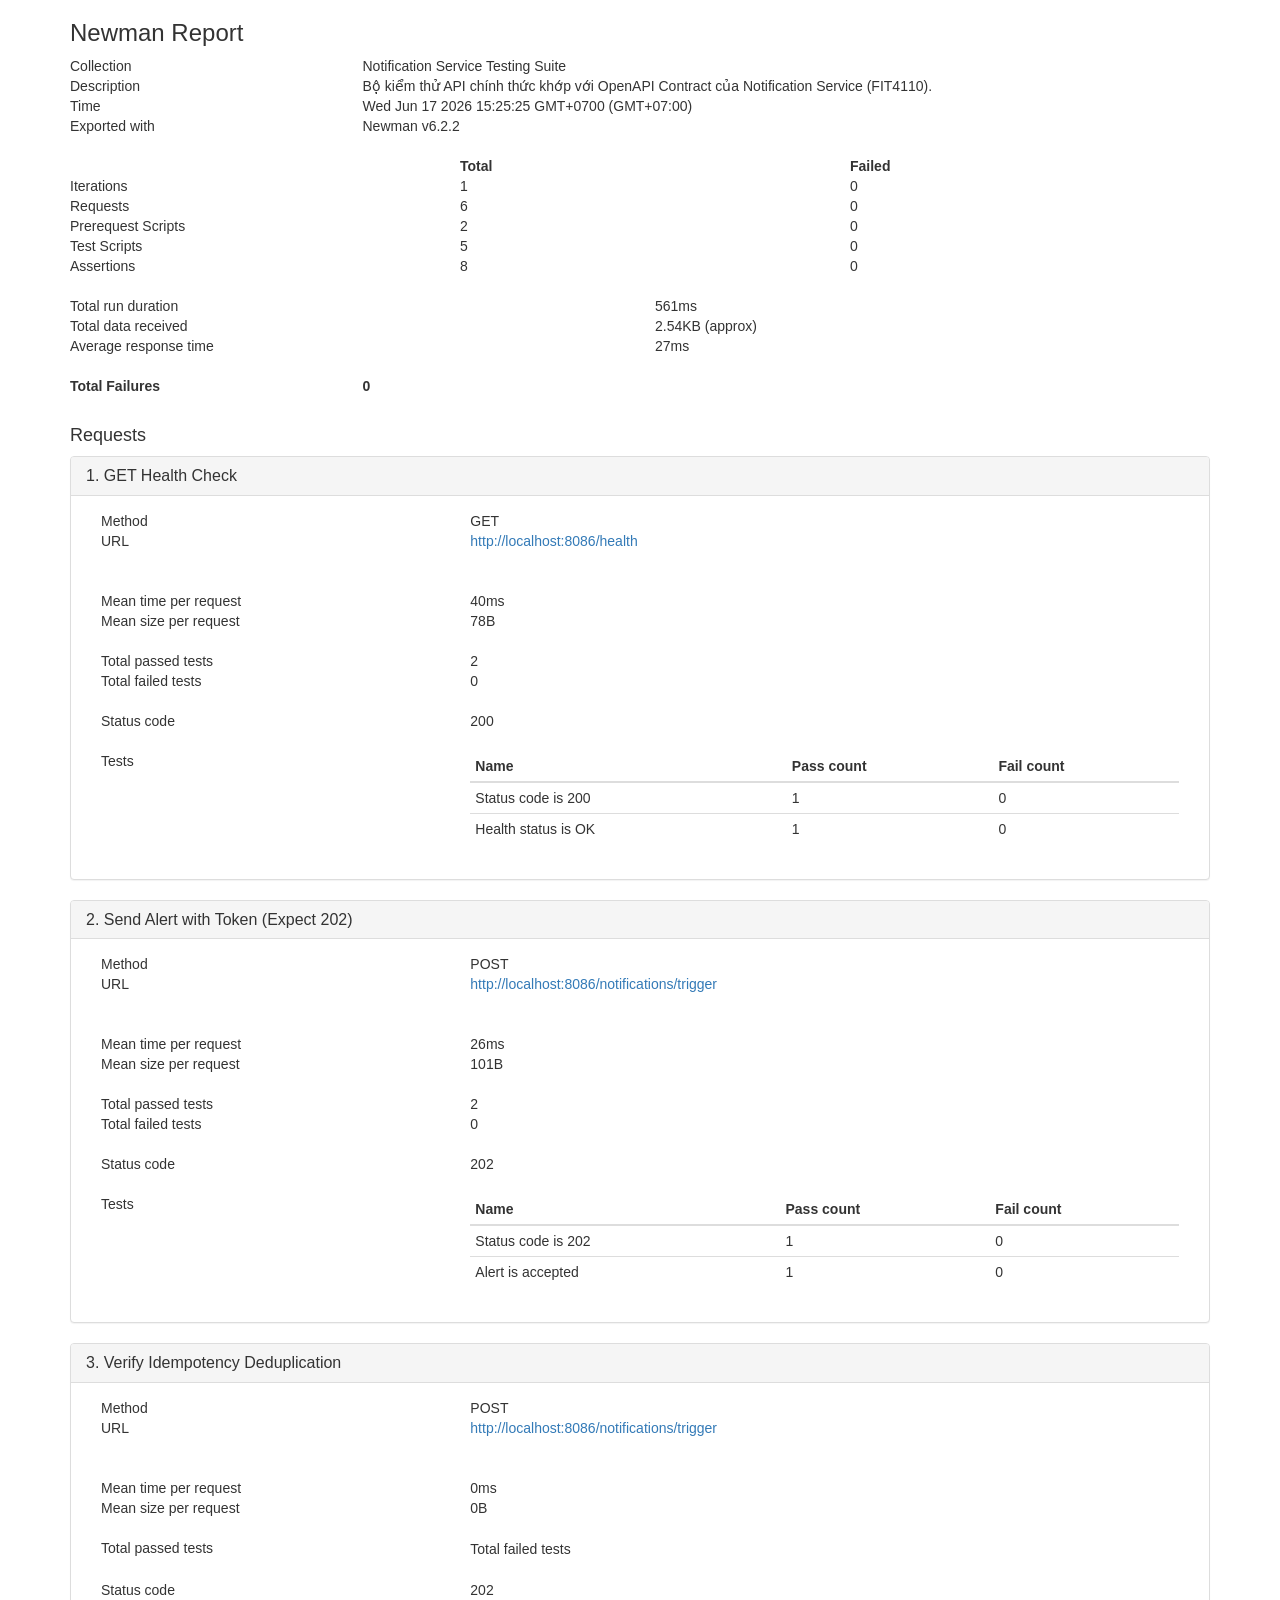
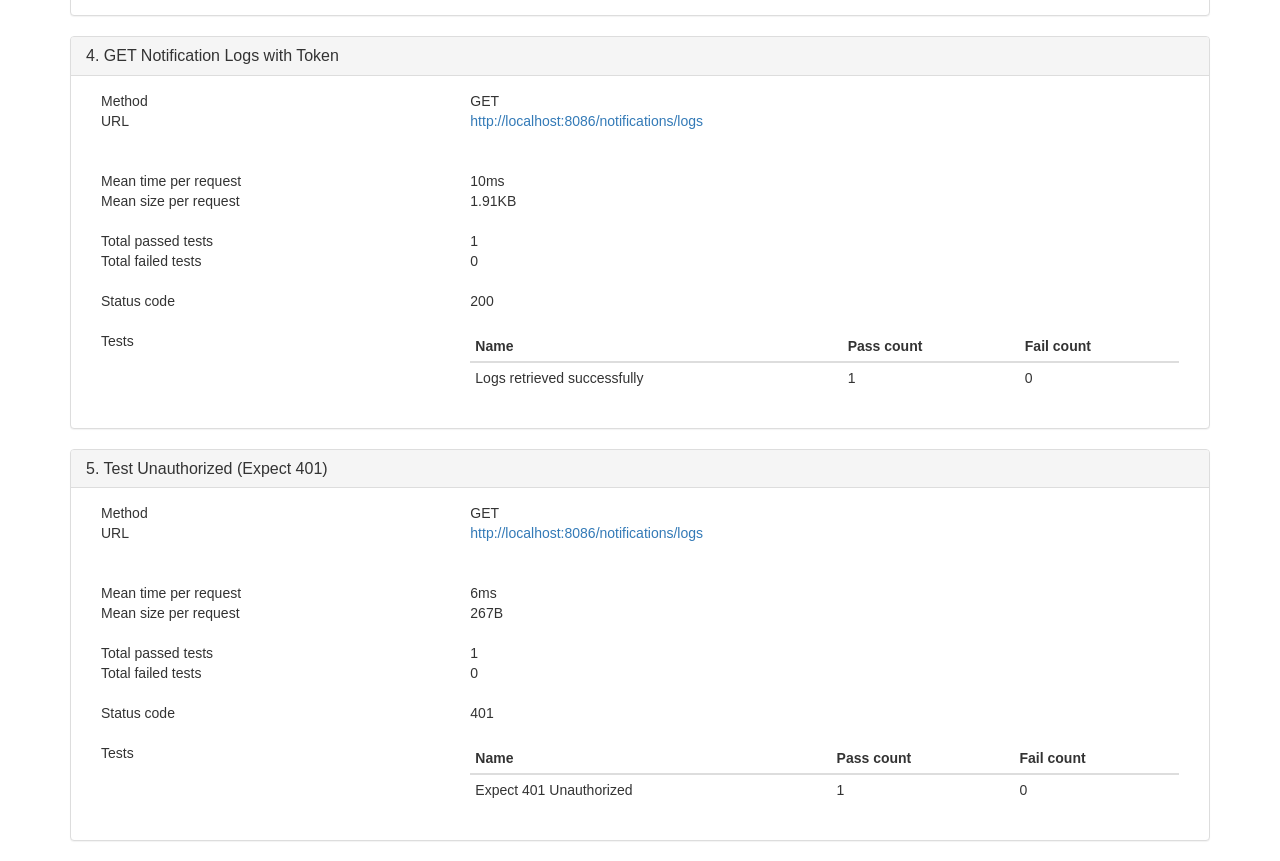
<file: evidence/newman_report.html>
<!DOCTYPE html>
<html lang="en">
<head>
  <meta charset="UTF-8">
  <title>Postman Report</title>

  <style type="text/css">
        html{font-family:sans-serif;-webkit-text-size-adjust:100%;-ms-text-size-adjust:100%}body{margin:0}article,aside,details,figcaption,figure,footer,header,hgroup,main,menu,nav,section,summary{display:block}audio,canvas,progress,video{display:inline-block;vertical-align:baseline}audio:not([controls]){display:none;height:0}[hidden],template{display:none}a{background-color:transparent}a:active,a:hover{outline:0}abbr[title]{border-bottom:1px dotted}b,strong{font-weight:700}dfn{font-style:italic}h1{margin:.67em 0;font-size:2em}mark{color:#000;background:#ff0}small{font-size:80%}sub,sup{position:relative;font-size:75%;line-height:0;vertical-align:baseline}sup{top:-.5em}sub{bottom:-.25em}img{border:0}svg:not(:root){overflow:hidden}figure{margin:1em 40px}hr{height:0;-webkit-box-sizing:content-box;-moz-box-sizing:content-box;box-sizing:content-box}pre{overflow:auto}code,kbd,pre,samp{font-family:monospace,monospace;font-size:1em}button,input,optgroup,select,textarea{margin:0;font:inherit;color:inherit}button{overflow:visible}button,select{text-transform:none}button,html input[type=button],input[type=reset],input[type=submit]{-webkit-appearance:button;cursor:pointer}button[disabled],html input[disabled]{cursor:default}button::-moz-focus-inner,input::-moz-focus-inner{padding:0;border:0}input{line-height:normal}input[type=checkbox],input[type=radio]{-webkit-box-sizing:border-box;-moz-box-sizing:border-box;box-sizing:border-box;padding:0}input[type=number]::-webkit-inner-spin-button,input[type=number]::-webkit-outer-spin-button{height:auto}input[type=search]{-webkit-box-sizing:content-box;-moz-box-sizing:content-box;box-sizing:content-box;-webkit-appearance:textfield}input[type=search]::-webkit-search-cancel-button,input[type=search]::-webkit-search-decoration{-webkit-appearance:none}fieldset{padding:.35em .625em .75em;margin:0 2px;border:1px solid silver}legend{padding:0;border:0}textarea{overflow:auto}optgroup{font-weight:700}table{border-spacing:0;border-collapse:collapse}td,th{padding:0}/*! Source: https://github.com/h5bp/html5-boilerplate/blob/master/src/css/main.css */@media print{*,:before,:after{color:#000!important;text-shadow:none!important;background:transparent!important;-webkit-box-shadow:none!important;box-shadow:none!important}a,a:visited{text-decoration:underline}a[href]:after{content:" (" attr(href) ")"}abbr[title]:after{content:" (" attr(title) ")"}a[href^="#"]:after,a[href^="javascript:"]:after{content:""}pre,blockquote{border:1px solid #999;page-break-inside:avoid}thead{display:table-header-group}tr,img{page-break-inside:avoid}img{max-width:100%!important}p,h2,h3{orphans:3;widows:3}h2,h3{page-break-after:avoid}select{background:#fff!important}.navbar{display:none}.btn>.caret,.dropup>.btn>.caret{border-top-color:#000!important}.label{border:1px solid #000}.table{border-collapse:collapse!important}.table td,.table th{background-color:#fff!important}.table-bordered th,.table-bordered td{border:1px solid #ddd!important}}@font-face{font-family:'Glyphicons Halflings';src:url(../fonts/glyphicons-halflings-regular.eot);src:url(../fonts/glyphicons-halflings-regular.eot?#iefix) format('embedded-opentype'),url(../fonts/glyphicons-halflings-regular.woff) format('woff'),url(../fonts/glyphicons-halflings-regular.ttf) format('truetype'),url(../fonts/glyphicons-halflings-regular.svg#glyphicons_halflingsregular) format('svg')}.glyphicon{position:relative;top:1px;display:inline-block;font-family:'Glyphicons Halflings';font-style:normal;font-weight:400;line-height:1;-webkit-font-smoothing:antialiased;-moz-osx-font-smoothing:grayscale}.glyphicon-asterisk:before{content:"\2a"}.glyphicon-plus:before{content:"\2b"}.glyphicon-euro:before,.glyphicon-eur:before{content:"\20ac"}.glyphicon-minus:before{content:"\2212"}.glyphicon-cloud:before{content:"\2601"}.glyphicon-envelope:before{content:"\2709"}.glyphicon-pencil:before{content:"\270f"}.glyphicon-glass:before{content:"\e001"}.glyphicon-music:before{content:"\e002"}.glyphicon-search:before{content:"\e003"}.glyphicon-heart:before{content:"\e005"}.glyphicon-star:before{content:"\e006"}.glyphicon-star-empty:before{content:"\e007"}.glyphicon-user:before{content:"\e008"}.glyphicon-film:before{content:"\e009"}.glyphicon-th-large:before{content:"\e010"}.glyphicon-th:before{content:"\e011"}.glyphicon-th-list:before{content:"\e012"}.glyphicon-ok:before{content:"\e013"}.glyphicon-remove:before{content:"\e014"}.glyphicon-zoom-in:before{content:"\e015"}.glyphicon-zoom-out:before{content:"\e016"}.glyphicon-off:before{content:"\e017"}.glyphicon-signal:before{content:"\e018"}.glyphicon-cog:before{content:"\e019"}.glyphicon-trash:before{content:"\e020"}.glyphicon-home:before{content:"\e021"}.glyphicon-file:before{content:"\e022"}.glyphicon-time:before{content:"\e023"}.glyphicon-road:before{content:"\e024"}.glyphicon-download-alt:before{content:"\e025"}.glyphicon-download:before{content:"\e026"}.glyphicon-upload:before{content:"\e027"}.glyphicon-inbox:before{content:"\e028"}.glyphicon-play-circle:before{content:"\e029"}.glyphicon-repeat:before{content:"\e030"}.glyphicon-refresh:before{content:"\e031"}.glyphicon-list-alt:before{content:"\e032"}.glyphicon-lock:before{content:"\e033"}.glyphicon-flag:before{content:"\e034"}.glyphicon-headphones:before{content:"\e035"}.glyphicon-volume-off:before{content:"\e036"}.glyphicon-volume-down:before{content:"\e037"}.glyphicon-volume-up:before{content:"\e038"}.glyphicon-qrcode:before{content:"\e039"}.glyphicon-barcode:before{content:"\e040"}.glyphicon-tag:before{content:"\e041"}.glyphicon-tags:before{content:"\e042"}.glyphicon-book:before{content:"\e043"}.glyphicon-bookmark:before{content:"\e044"}.glyphicon-print:before{content:"\e045"}.glyphicon-camera:before{content:"\e046"}.glyphicon-font:before{content:"\e047"}.glyphicon-bold:before{content:"\e048"}.glyphicon-italic:before{content:"\e049"}.glyphicon-text-height:before{content:"\e050"}.glyphicon-text-width:before{content:"\e051"}.glyphicon-align-left:before{content:"\e052"}.glyphicon-align-center:before{content:"\e053"}.glyphicon-align-right:before{content:"\e054"}.glyphicon-align-justify:before{content:"\e055"}.glyphicon-list:before{content:"\e056"}.glyphicon-indent-left:before{content:"\e057"}.glyphicon-indent-right:before{content:"\e058"}.glyphicon-facetime-video:before{content:"\e059"}.glyphicon-picture:before{content:"\e060"}.glyphicon-map-marker:before{content:"\e062"}.glyphicon-adjust:before{content:"\e063"}.glyphicon-tint:before{content:"\e064"}.glyphicon-edit:before{content:"\e065"}.glyphicon-share:before{content:"\e066"}.glyphicon-check:before{content:"\e067"}.glyphicon-move:before{content:"\e068"}.glyphicon-step-backward:before{content:"\e069"}.glyphicon-fast-backward:before{content:"\e070"}.glyphicon-backward:before{content:"\e071"}.glyphicon-play:before{content:"\e072"}.glyphicon-pause:before{content:"\e073"}.glyphicon-stop:before{content:"\e074"}.glyphicon-forward:before{content:"\e075"}.glyphicon-fast-forward:before{content:"\e076"}.glyphicon-step-forward:before{content:"\e077"}.glyphicon-eject:before{content:"\e078"}.glyphicon-chevron-left:before{content:"\e079"}.glyphicon-chevron-right:before{content:"\e080"}.glyphicon-plus-sign:before{content:"\e081"}.glyphicon-minus-sign:before{content:"\e082"}.glyphicon-remove-sign:before{content:"\e083"}.glyphicon-ok-sign:before{content:"\e084"}.glyphicon-question-sign:before{content:"\e085"}.glyphicon-info-sign:before{content:"\e086"}.glyphicon-screenshot:before{content:"\e087"}.glyphicon-remove-circle:before{content:"\e088"}.glyphicon-ok-circle:before{content:"\e089"}.glyphicon-ban-circle:before{content:"\e090"}.glyphicon-arrow-left:before{content:"\e091"}.glyphicon-arrow-right:before{content:"\e092"}.glyphicon-arrow-up:before{content:"\e093"}.glyphicon-arrow-down:before{content:"\e094"}.glyphicon-share-alt:before{content:"\e095"}.glyphicon-resize-full:before{content:"\e096"}.glyphicon-resize-small:before{content:"\e097"}.glyphicon-exclamation-sign:before{content:"\e101"}.glyphicon-gift:before{content:"\e102"}.glyphicon-leaf:before{content:"\e103"}.glyphicon-fire:before{content:"\e104"}.glyphicon-eye-open:before{content:"\e105"}.glyphicon-eye-close:before{content:"\e106"}.glyphicon-warning-sign:before{content:"\e107"}.glyphicon-plane:before{content:"\e108"}.glyphicon-calendar:before{content:"\e109"}.glyphicon-random:before{content:"\e110"}.glyphicon-comment:before{content:"\e111"}.glyphicon-magnet:before{content:"\e112"}.glyphicon-chevron-up:before{content:"\e113"}.glyphicon-chevron-down:before{content:"\e114"}.glyphicon-retweet:before{content:"\e115"}.glyphicon-shopping-cart:before{content:"\e116"}.glyphicon-folder-close:before{content:"\e117"}.glyphicon-folder-open:before{content:"\e118"}.glyphicon-resize-vertical:before{content:"\e119"}.glyphicon-resize-horizontal:before{content:"\e120"}.glyphicon-hdd:before{content:"\e121"}.glyphicon-bullhorn:before{content:"\e122"}.glyphicon-bell:before{content:"\e123"}.glyphicon-certificate:before{content:"\e124"}.glyphicon-thumbs-up:before{content:"\e125"}.glyphicon-thumbs-down:before{content:"\e126"}.glyphicon-hand-right:before{content:"\e127"}.glyphicon-hand-left:before{content:"\e128"}.glyphicon-hand-up:before{content:"\e129"}.glyphicon-hand-down:before{content:"\e130"}.glyphicon-circle-arrow-right:before{content:"\e131"}.glyphicon-circle-arrow-left:before{content:"\e132"}.glyphicon-circle-arrow-up:before{content:"\e133"}.glyphicon-circle-arrow-down:before{content:"\e134"}.glyphicon-globe:before{content:"\e135"}.glyphicon-wrench:before{content:"\e136"}.glyphicon-tasks:before{content:"\e137"}.glyphicon-filter:before{content:"\e138"}.glyphicon-briefcase:before{content:"\e139"}.glyphicon-fullscreen:before{content:"\e140"}.glyphicon-dashboard:before{content:"\e141"}.glyphicon-paperclip:before{content:"\e142"}.glyphicon-heart-empty:before{content:"\e143"}.glyphicon-link:before{content:"\e144"}.glyphicon-phone:before{content:"\e145"}.glyphicon-pushpin:before{content:"\e146"}.glyphicon-usd:before{content:"\e148"}.glyphicon-gbp:before{content:"\e149"}.glyphicon-sort:before{content:"\e150"}.glyphicon-sort-by-alphabet:before{content:"\e151"}.glyphicon-sort-by-alphabet-alt:before{content:"\e152"}.glyphicon-sort-by-order:before{content:"\e153"}.glyphicon-sort-by-order-alt:before{content:"\e154"}.glyphicon-sort-by-attributes:before{content:"\e155"}.glyphicon-sort-by-attributes-alt:before{content:"\e156"}.glyphicon-unchecked:before{content:"\e157"}.glyphicon-expand:before{content:"\e158"}.glyphicon-collapse-down:before{content:"\e159"}.glyphicon-collapse-up:before{content:"\e160"}.glyphicon-log-in:before{content:"\e161"}.glyphicon-flash:before{content:"\e162"}.glyphicon-log-out:before{content:"\e163"}.glyphicon-new-window:before{content:"\e164"}.glyphicon-record:before{content:"\e165"}.glyphicon-save:before{content:"\e166"}.glyphicon-open:before{content:"\e167"}.glyphicon-saved:before{content:"\e168"}.glyphicon-import:before{content:"\e169"}.glyphicon-export:before{content:"\e170"}.glyphicon-send:before{content:"\e171"}.glyphicon-floppy-disk:before{content:"\e172"}.glyphicon-floppy-saved:before{content:"\e173"}.glyphicon-floppy-remove:before{content:"\e174"}.glyphicon-floppy-save:before{content:"\e175"}.glyphicon-floppy-open:before{content:"\e176"}.glyphicon-credit-card:before{content:"\e177"}.glyphicon-transfer:before{content:"\e178"}.glyphicon-cutlery:before{content:"\e179"}.glyphicon-header:before{content:"\e180"}.glyphicon-compressed:before{content:"\e181"}.glyphicon-earphone:before{content:"\e182"}.glyphicon-phone-alt:before{content:"\e183"}.glyphicon-tower:before{content:"\e184"}.glyphicon-stats:before{content:"\e185"}.glyphicon-sd-video:before{content:"\e186"}.glyphicon-hd-video:before{content:"\e187"}.glyphicon-subtitles:before{content:"\e188"}.glyphicon-sound-stereo:before{content:"\e189"}.glyphicon-sound-dolby:before{content:"\e190"}.glyphicon-sound-5-1:before{content:"\e191"}.glyphicon-sound-6-1:before{content:"\e192"}.glyphicon-sound-7-1:before{content:"\e193"}.glyphicon-copyright-mark:before{content:"\e194"}.glyphicon-registration-mark:before{content:"\e195"}.glyphicon-cloud-download:before{content:"\e197"}.glyphicon-cloud-upload:before{content:"\e198"}.glyphicon-tree-conifer:before{content:"\e199"}.glyphicon-tree-deciduous:before{content:"\e200"}*{-webkit-box-sizing:border-box;-moz-box-sizing:border-box;box-sizing:border-box}:before,:after{-webkit-box-sizing:border-box;-moz-box-sizing:border-box;box-sizing:border-box}html{font-size:10px;-webkit-tap-highlight-color:rgba(0,0,0,0)}body{font-family:"Helvetica Neue",Helvetica,Arial,sans-serif;font-size:14px;line-height:1.42857143;color:#333;background-color:#fff}input,button,select,textarea{font-family:inherit;font-size:inherit;line-height:inherit}a{color:#337ab7;text-decoration:none}a:hover,a:focus{color:#23527c;text-decoration:underline}a:focus{outline:thin dotted;outline:5px auto -webkit-focus-ring-color;outline-offset:-2px}figure{margin:0}img{vertical-align:middle}.img-responsive,.thumbnail>img,.thumbnail a>img,.carousel-inner>.item>img,.carousel-inner>.item>a>img{display:block;max-width:100%;height:auto}.img-rounded{border-radius:6px}.img-thumbnail{display:inline-block;max-width:100%;height:auto;padding:4px;line-height:1.42857143;background-color:#fff;border:1px solid #ddd;border-radius:4px;-webkit-transition:all .2s ease-in-out;-o-transition:all .2s ease-in-out;transition:all .2s ease-in-out}.img-circle{border-radius:50%}hr{margin-top:20px;margin-bottom:20px;border:0;border-top:1px solid #eee}.sr-only{position:absolute;width:1px;height:1px;padding:0;margin:-1px;overflow:hidden;clip:rect(0,0,0,0);border:0}.sr-only-focusable:active,.sr-only-focusable:focus{position:static;width:auto;height:auto;margin:0;overflow:visible;clip:auto}h1,h2,h3,h4,h5,h6,.h1,.h2,.h3,.h4,.h5,.h6{font-family:inherit;font-weight:500;line-height:1.1;color:inherit}h1 small,h2 small,h3 small,h4 small,h5 small,h6 small,.h1 small,.h2 small,.h3 small,.h4 small,.h5 small,.h6 small,h1 .small,h2 .small,h3 .small,h4 .small,h5 .small,h6 .small,.h1 .small,.h2 .small,.h3 .small,.h4 .small,.h5 .small,.h6 .small{font-weight:400;line-height:1;color:#777}h1,.h1,h2,.h2,h3,.h3{margin-top:20px;margin-bottom:10px}h1 small,.h1 small,h2 small,.h2 small,h3 small,.h3 small,h1 .small,.h1 .small,h2 .small,.h2 .small,h3 .small,.h3 .small{font-size:65%}h4,.h4,h5,.h5,h6,.h6{margin-top:10px;margin-bottom:10px}h4 small,.h4 small,h5 small,.h5 small,h6 small,.h6 small,h4 .small,.h4 .small,h5 .small,.h5 .small,h6 .small,.h6 .small{font-size:75%}h1,.h1{font-size:36px}h2,.h2{font-size:30px}h3,.h3{font-size:24px}h4,.h4{font-size:18px}h5,.h5{font-size:14px}h6,.h6{font-size:12px}p{margin:0 0 10px}.lead{margin-bottom:20px;font-size:16px;font-weight:300;line-height:1.4}@media (min-width:768px){.lead{font-size:21px}}small,.small{font-size:85%}mark,.mark{padding:.2em;background-color:#fcf8e3}.text-left{text-align:left}.text-right{text-align:right}.text-center{text-align:center}.text-justify{text-align:justify}.text-nowrap{white-space:nowrap}.text-lowercase{text-transform:lowercase}.text-uppercase{text-transform:uppercase}.text-capitalize{text-transform:capitalize}.text-muted{color:#777}.text-primary{color:#337ab7}a.text-primary:hover{color:#286090}.text-success{color:#3c763d}a.text-success:hover{color:#2b542c}.text-info{color:#31708f}a.text-info:hover{color:#245269}.text-warning{color:#8a6d3b}a.text-warning:hover{color:#66512c}.text-danger{color:#a94442}a.text-danger:hover{color:#843534}.bg-primary{color:#fff;background-color:#337ab7}a.bg-primary:hover{background-color:#286090}.bg-success{background-color:#dff0d8}a.bg-success:hover{background-color:#c1e2b3}.bg-info{background-color:#d9edf7}a.bg-info:hover{background-color:#afd9ee}.bg-warning{background-color:#fcf8e3}a.bg-warning:hover{background-color:#f7ecb5}.bg-danger{background-color:#f2dede}a.bg-danger:hover{background-color:#e4b9b9}.page-header{padding-bottom:9px;margin:40px 0 20px;border-bottom:1px solid #eee}ul,ol{margin-top:0;margin-bottom:10px}ul ul,ol ul,ul ol,ol ol{margin-bottom:0}.list-unstyled{padding-left:0;list-style:none}.list-inline{padding-left:0;margin-left:-5px;list-style:none}.list-inline>li{display:inline-block;padding-right:5px;padding-left:5px}dl{margin-top:0;margin-bottom:20px}dt,dd{line-height:1.42857143}dt{font-weight:700}dd{margin-left:0}@media (min-width:768px){.dl-horizontal dt{float:left;width:160px;overflow:hidden;clear:left;text-align:right;text-overflow:ellipsis;white-space:nowrap}.dl-horizontal dd{margin-left:180px}}abbr[title],abbr[data-original-title]{cursor:help;border-bottom:1px dotted #777}.initialism{font-size:90%;text-transform:uppercase}blockquote{padding:10px 20px;margin:0 0 20px;font-size:17.5px;border-left:5px solid #eee}blockquote p:last-child,blockquote ul:last-child,blockquote ol:last-child{margin-bottom:0}blockquote footer,blockquote small,blockquote .small{display:block;font-size:80%;line-height:1.42857143;color:#777}blockquote footer:before,blockquote small:before,blockquote .small:before{content:'\2014 \00A0'}.blockquote-reverse,blockquote.pull-right{padding-right:15px;padding-left:0;text-align:right;border-right:5px solid #eee;border-left:0}.blockquote-reverse footer:before,blockquote.pull-right footer:before,.blockquote-reverse small:before,blockquote.pull-right small:before,.blockquote-reverse .small:before,blockquote.pull-right .small:before{content:''}.blockquote-reverse footer:after,blockquote.pull-right footer:after,.blockquote-reverse small:after,blockquote.pull-right small:after,.blockquote-reverse .small:after,blockquote.pull-right .small:after{content:'\00A0 \2014'}address{margin-bottom:20px;font-style:normal;line-height:1.42857143}code,kbd,pre,samp{font-family:Menlo,Monaco,Consolas,"Courier New",monospace}code{padding:2px 4px;font-size:90%;color:#c7254e;background-color:#f9f2f4;border-radius:4px}kbd{padding:2px 4px;font-size:90%;color:#fff;background-color:#333;border-radius:3px;-webkit-box-shadow:inset 0 -1px 0 rgba(0,0,0,.25);box-shadow:inset 0 -1px 0 rgba(0,0,0,.25)}kbd kbd{padding:0;font-size:100%;font-weight:700;-webkit-box-shadow:none;box-shadow:none}pre{display:block;padding:9.5px;margin:0 0 10px;font-size:13px;line-height:1.42857143;color:#333;word-break:break-all;word-wrap:break-word;background-color:#f5f5f5;border:1px solid #ccc;border-radius:4px}pre code{padding:0;font-size:inherit;color:inherit;white-space:pre-wrap;background-color:transparent;border-radius:0}.pre-scrollable{max-height:340px;overflow-y:scroll}.container{padding-right:15px;padding-left:15px;margin-right:auto;margin-left:auto}@media (min-width:768px){.container{width:750px}}@media (min-width:992px){.container{width:970px}}@media (min-width:1200px){.container{width:1170px}}.container-fluid{padding-right:15px;padding-left:15px;margin-right:auto;margin-left:auto}.row{margin-right:-15px;margin-left:-15px}.col-xs-1,.col-sm-1,.col-md-1,.col-lg-1,.col-xs-2,.col-sm-2,.col-md-2,.col-lg-2,.col-xs-3,.col-sm-3,.col-md-3,.col-lg-3,.col-xs-4,.col-sm-4,.col-md-4,.col-lg-4,.col-xs-5,.col-sm-5,.col-md-5,.col-lg-5,.col-xs-6,.col-sm-6,.col-md-6,.col-lg-6,.col-xs-7,.col-sm-7,.col-md-7,.col-lg-7,.col-xs-8,.col-sm-8,.col-md-8,.col-lg-8,.col-xs-9,.col-sm-9,.col-md-9,.col-lg-9,.col-xs-10,.col-sm-10,.col-md-10,.col-lg-10,.col-xs-11,.col-sm-11,.col-md-11,.col-lg-11,.col-xs-12,.col-sm-12,.col-md-12,.col-lg-12{position:relative;min-height:1px;padding-right:15px;padding-left:15px}.col-xs-1,.col-xs-2,.col-xs-3,.col-xs-4,.col-xs-5,.col-xs-6,.col-xs-7,.col-xs-8,.col-xs-9,.col-xs-10,.col-xs-11,.col-xs-12{float:left}.col-xs-12{width:100%}.col-xs-11{width:91.66666667%}.col-xs-10{width:83.33333333%}.col-xs-9{width:75%}.col-xs-8{width:66.66666667%}.col-xs-7{width:58.33333333%}.col-xs-6{width:50%}.col-xs-5{width:41.66666667%}.col-xs-4{width:33.33333333%}.col-xs-3{width:25%}.col-xs-2{width:16.66666667%}.col-xs-1{width:8.33333333%}.col-xs-pull-12{right:100%}.col-xs-pull-11{right:91.66666667%}.col-xs-pull-10{right:83.33333333%}.col-xs-pull-9{right:75%}.col-xs-pull-8{right:66.66666667%}.col-xs-pull-7{right:58.33333333%}.col-xs-pull-6{right:50%}.col-xs-pull-5{right:41.66666667%}.col-xs-pull-4{right:33.33333333%}.col-xs-pull-3{right:25%}.col-xs-pull-2{right:16.66666667%}.col-xs-pull-1{right:8.33333333%}.col-xs-pull-0{right:auto}.col-xs-push-12{left:100%}.col-xs-push-11{left:91.66666667%}.col-xs-push-10{left:83.33333333%}.col-xs-push-9{left:75%}.col-xs-push-8{left:66.66666667%}.col-xs-push-7{left:58.33333333%}.col-xs-push-6{left:50%}.col-xs-push-5{left:41.66666667%}.col-xs-push-4{left:33.33333333%}.col-xs-push-3{left:25%}.col-xs-push-2{left:16.66666667%}.col-xs-push-1{left:8.33333333%}.col-xs-push-0{left:auto}.col-xs-offset-12{margin-left:100%}.col-xs-offset-11{margin-left:91.66666667%}.col-xs-offset-10{margin-left:83.33333333%}.col-xs-offset-9{margin-left:75%}.col-xs-offset-8{margin-left:66.66666667%}.col-xs-offset-7{margin-left:58.33333333%}.col-xs-offset-6{margin-left:50%}.col-xs-offset-5{margin-left:41.66666667%}.col-xs-offset-4{margin-left:33.33333333%}.col-xs-offset-3{margin-left:25%}.col-xs-offset-2{margin-left:16.66666667%}.col-xs-offset-1{margin-left:8.33333333%}.col-xs-offset-0{margin-left:0}@media (min-width:768px){.col-sm-1,.col-sm-2,.col-sm-3,.col-sm-4,.col-sm-5,.col-sm-6,.col-sm-7,.col-sm-8,.col-sm-9,.col-sm-10,.col-sm-11,.col-sm-12{float:left}.col-sm-12{width:100%}.col-sm-11{width:91.66666667%}.col-sm-10{width:83.33333333%}.col-sm-9{width:75%}.col-sm-8{width:66.66666667%}.col-sm-7{width:58.33333333%}.col-sm-6{width:50%}.col-sm-5{width:41.66666667%}.col-sm-4{width:33.33333333%}.col-sm-3{width:25%}.col-sm-2{width:16.66666667%}.col-sm-1{width:8.33333333%}.col-sm-pull-12{right:100%}.col-sm-pull-11{right:91.66666667%}.col-sm-pull-10{right:83.33333333%}.col-sm-pull-9{right:75%}.col-sm-pull-8{right:66.66666667%}.col-sm-pull-7{right:58.33333333%}.col-sm-pull-6{right:50%}.col-sm-pull-5{right:41.66666667%}.col-sm-pull-4{right:33.33333333%}.col-sm-pull-3{right:25%}.col-sm-pull-2{right:16.66666667%}.col-sm-pull-1{right:8.33333333%}.col-sm-pull-0{right:auto}.col-sm-push-12{left:100%}.col-sm-push-11{left:91.66666667%}.col-sm-push-10{left:83.33333333%}.col-sm-push-9{left:75%}.col-sm-push-8{left:66.66666667%}.col-sm-push-7{left:58.33333333%}.col-sm-push-6{left:50%}.col-sm-push-5{left:41.66666667%}.col-sm-push-4{left:33.33333333%}.col-sm-push-3{left:25%}.col-sm-push-2{left:16.66666667%}.col-sm-push-1{left:8.33333333%}.col-sm-push-0{left:auto}.col-sm-offset-12{margin-left:100%}.col-sm-offset-11{margin-left:91.66666667%}.col-sm-offset-10{margin-left:83.33333333%}.col-sm-offset-9{margin-left:75%}.col-sm-offset-8{margin-left:66.66666667%}.col-sm-offset-7{margin-left:58.33333333%}.col-sm-offset-6{margin-left:50%}.col-sm-offset-5{margin-left:41.66666667%}.col-sm-offset-4{margin-left:33.33333333%}.col-sm-offset-3{margin-left:25%}.col-sm-offset-2{margin-left:16.66666667%}.col-sm-offset-1{margin-left:8.33333333%}.col-sm-offset-0{margin-left:0}}@media (min-width:992px){.col-md-1,.col-md-2,.col-md-3,.col-md-4,.col-md-5,.col-md-6,.col-md-7,.col-md-8,.col-md-9,.col-md-10,.col-md-11,.col-md-12{float:left}.col-md-12{width:100%}.col-md-11{width:91.66666667%}.col-md-10{width:83.33333333%}.col-md-9{width:75%}.col-md-8{width:66.66666667%}.col-md-7{width:58.33333333%}.col-md-6{width:50%}.col-md-5{width:41.66666667%}.col-md-4{width:33.33333333%}.col-md-3{width:25%}.col-md-2{width:16.66666667%}.col-md-1{width:8.33333333%}.col-md-pull-12{right:100%}.col-md-pull-11{right:91.66666667%}.col-md-pull-10{right:83.33333333%}.col-md-pull-9{right:75%}.col-md-pull-8{right:66.66666667%}.col-md-pull-7{right:58.33333333%}.col-md-pull-6{right:50%}.col-md-pull-5{right:41.66666667%}.col-md-pull-4{right:33.33333333%}.col-md-pull-3{right:25%}.col-md-pull-2{right:16.66666667%}.col-md-pull-1{right:8.33333333%}.col-md-pull-0{right:auto}.col-md-push-12{left:100%}.col-md-push-11{left:91.66666667%}.col-md-push-10{left:83.33333333%}.col-md-push-9{left:75%}.col-md-push-8{left:66.66666667%}.col-md-push-7{left:58.33333333%}.col-md-push-6{left:50%}.col-md-push-5{left:41.66666667%}.col-md-push-4{left:33.33333333%}.col-md-push-3{left:25%}.col-md-push-2{left:16.66666667%}.col-md-push-1{left:8.33333333%}.col-md-push-0{left:auto}.col-md-offset-12{margin-left:100%}.col-md-offset-11{margin-left:91.66666667%}.col-md-offset-10{margin-left:83.33333333%}.col-md-offset-9{margin-left:75%}.col-md-offset-8{margin-left:66.66666667%}.col-md-offset-7{margin-left:58.33333333%}.col-md-offset-6{margin-left:50%}.col-md-offset-5{margin-left:41.66666667%}.col-md-offset-4{margin-left:33.33333333%}.col-md-offset-3{margin-left:25%}.col-md-offset-2{margin-left:16.66666667%}.col-md-offset-1{margin-left:8.33333333%}.col-md-offset-0{margin-left:0}}@media (min-width:1200px){.col-lg-1,.col-lg-2,.col-lg-3,.col-lg-4,.col-lg-5,.col-lg-6,.col-lg-7,.col-lg-8,.col-lg-9,.col-lg-10,.col-lg-11,.col-lg-12{float:left}.col-lg-12{width:100%}.col-lg-11{width:91.66666667%}.col-lg-10{width:83.33333333%}.col-lg-9{width:75%}.col-lg-8{width:66.66666667%}.col-lg-7{width:58.33333333%}.col-lg-6{width:50%}.col-lg-5{width:41.66666667%}.col-lg-4{width:33.33333333%}.col-lg-3{width:25%}.col-lg-2{width:16.66666667%}.col-lg-1{width:8.33333333%}.col-lg-pull-12{right:100%}.col-lg-pull-11{right:91.66666667%}.col-lg-pull-10{right:83.33333333%}.col-lg-pull-9{right:75%}.col-lg-pull-8{right:66.66666667%}.col-lg-pull-7{right:58.33333333%}.col-lg-pull-6{right:50%}.col-lg-pull-5{right:41.66666667%}.col-lg-pull-4{right:33.33333333%}.col-lg-pull-3{right:25%}.col-lg-pull-2{right:16.66666667%}.col-lg-pull-1{right:8.33333333%}.col-lg-pull-0{right:auto}.col-lg-push-12{left:100%}.col-lg-push-11{left:91.66666667%}.col-lg-push-10{left:83.33333333%}.col-lg-push-9{left:75%}.col-lg-push-8{left:66.66666667%}.col-lg-push-7{left:58.33333333%}.col-lg-push-6{left:50%}.col-lg-push-5{left:41.66666667%}.col-lg-push-4{left:33.33333333%}.col-lg-push-3{left:25%}.col-lg-push-2{left:16.66666667%}.col-lg-push-1{left:8.33333333%}.col-lg-push-0{left:auto}.col-lg-offset-12{margin-left:100%}.col-lg-offset-11{margin-left:91.66666667%}.col-lg-offset-10{margin-left:83.33333333%}.col-lg-offset-9{margin-left:75%}.col-lg-offset-8{margin-left:66.66666667%}.col-lg-offset-7{margin-left:58.33333333%}.col-lg-offset-6{margin-left:50%}.col-lg-offset-5{margin-left:41.66666667%}.col-lg-offset-4{margin-left:33.33333333%}.col-lg-offset-3{margin-left:25%}.col-lg-offset-2{margin-left:16.66666667%}.col-lg-offset-1{margin-left:8.33333333%}.col-lg-offset-0{margin-left:0}}table{background-color:transparent}caption{padding-top:8px;padding-bottom:8px;color:#777;text-align:left}th{text-align:left}.table{width:100%;max-width:100%;margin-bottom:20px}.table>thead>tr>th,.table>tbody>tr>th,.table>tfoot>tr>th,.table>thead>tr>td,.table>tbody>tr>td,.table>tfoot>tr>td{padding:8px;line-height:1.42857143;vertical-align:top;border-top:1px solid #ddd}.table>thead>tr>th{vertical-align:bottom;border-bottom:2px solid #ddd}.table>caption+thead>tr:first-child>th,.table>colgroup+thead>tr:first-child>th,.table>thead:first-child>tr:first-child>th,.table>caption+thead>tr:first-child>td,.table>colgroup+thead>tr:first-child>td,.table>thead:first-child>tr:first-child>td{border-top:0}.table>tbody+tbody{border-top:2px solid #ddd}.table .table{background-color:#fff}.table-condensed>thead>tr>th,.table-condensed>tbody>tr>th,.table-condensed>tfoot>tr>th,.table-condensed>thead>tr>td,.table-condensed>tbody>tr>td,.table-condensed>tfoot>tr>td{padding:5px}.table-bordered{border:1px solid #ddd}.table-bordered>thead>tr>th,.table-bordered>tbody>tr>th,.table-bordered>tfoot>tr>th,.table-bordered>thead>tr>td,.table-bordered>tbody>tr>td,.table-bordered>tfoot>tr>td{border:1px solid #ddd}.table-bordered>thead>tr>th,.table-bordered>thead>tr>td{border-bottom-width:2px}.table-striped>tbody>tr:nth-child(odd){background-color:#f9f9f9}.table-hover>tbody>tr:hover{background-color:#f5f5f5}table col[class*=col-]{position:static;display:table-column;float:none}table td[class*=col-],table th[class*=col-]{position:static;display:table-cell;float:none}.table>thead>tr>td.active,.table>tbody>tr>td.active,.table>tfoot>tr>td.active,.table>thead>tr>th.active,.table>tbody>tr>th.active,.table>tfoot>tr>th.active,.table>thead>tr.active>td,.table>tbody>tr.active>td,.table>tfoot>tr.active>td,.table>thead>tr.active>th,.table>tbody>tr.active>th,.table>tfoot>tr.active>th{background-color:#f5f5f5}.table-hover>tbody>tr>td.active:hover,.table-hover>tbody>tr>th.active:hover,.table-hover>tbody>tr.active:hover>td,.table-hover>tbody>tr:hover>.active,.table-hover>tbody>tr.active:hover>th{background-color:#e8e8e8}.table>thead>tr>td.success,.table>tbody>tr>td.success,.table>tfoot>tr>td.success,.table>thead>tr>th.success,.table>tbody>tr>th.success,.table>tfoot>tr>th.success,.table>thead>tr.success>td,.table>tbody>tr.success>td,.table>tfoot>tr.success>td,.table>thead>tr.success>th,.table>tbody>tr.success>th,.table>tfoot>tr.success>th{background-color:#dff0d8}.table-hover>tbody>tr>td.success:hover,.table-hover>tbody>tr>th.success:hover,.table-hover>tbody>tr.success:hover>td,.table-hover>tbody>tr:hover>.success,.table-hover>tbody>tr.success:hover>th{background-color:#d0e9c6}.table>thead>tr>td.info,.table>tbody>tr>td.info,.table>tfoot>tr>td.info,.table>thead>tr>th.info,.table>tbody>tr>th.info,.table>tfoot>tr>th.info,.table>thead>tr.info>td,.table>tbody>tr.info>td,.table>tfoot>tr.info>td,.table>thead>tr.info>th,.table>tbody>tr.info>th,.table>tfoot>tr.info>th{background-color:#d9edf7}.table-hover>tbody>tr>td.info:hover,.table-hover>tbody>tr>th.info:hover,.table-hover>tbody>tr.info:hover>td,.table-hover>tbody>tr:hover>.info,.table-hover>tbody>tr.info:hover>th{background-color:#c4e3f3}.table>thead>tr>td.warning,.table>tbody>tr>td.warning,.table>tfoot>tr>td.warning,.table>thead>tr>th.warning,.table>tbody>tr>th.warning,.table>tfoot>tr>th.warning,.table>thead>tr.warning>td,.table>tbody>tr.warning>td,.table>tfoot>tr.warning>td,.table>thead>tr.warning>th,.table>tbody>tr.warning>th,.table>tfoot>tr.warning>th{background-color:#fcf8e3}.table-hover>tbody>tr>td.warning:hover,.table-hover>tbody>tr>th.warning:hover,.table-hover>tbody>tr.warning:hover>td,.table-hover>tbody>tr:hover>.warning,.table-hover>tbody>tr.warning:hover>th{background-color:#faf2cc}.table>thead>tr>td.danger,.table>tbody>tr>td.danger,.table>tfoot>tr>td.danger,.table>thead>tr>th.danger,.table>tbody>tr>th.danger,.table>tfoot>tr>th.danger,.table>thead>tr.danger>td,.table>tbody>tr.danger>td,.table>tfoot>tr.danger>td,.table>thead>tr.danger>th,.table>tbody>tr.danger>th,.table>tfoot>tr.danger>th{background-color:#f2dede}.table-hover>tbody>tr>td.danger:hover,.table-hover>tbody>tr>th.danger:hover,.table-hover>tbody>tr.danger:hover>td,.table-hover>tbody>tr:hover>.danger,.table-hover>tbody>tr.danger:hover>th{background-color:#ebcccc}.table-responsive{min-height:.01%;overflow-x:auto}@media screen and (max-width:767px){.table-responsive{width:100%;margin-bottom:15px;overflow-y:hidden;-ms-overflow-style:-ms-autohiding-scrollbar;border:1px solid #ddd}.table-responsive>.table{margin-bottom:0}.table-responsive>.table>thead>tr>th,.table-responsive>.table>tbody>tr>th,.table-responsive>.table>tfoot>tr>th,.table-responsive>.table>thead>tr>td,.table-responsive>.table>tbody>tr>td,.table-responsive>.table>tfoot>tr>td{white-space:nowrap}.table-responsive>.table-bordered{border:0}.table-responsive>.table-bordered>thead>tr>th:first-child,.table-responsive>.table-bordered>tbody>tr>th:first-child,.table-responsive>.table-bordered>tfoot>tr>th:first-child,.table-responsive>.table-bordered>thead>tr>td:first-child,.table-responsive>.table-bordered>tbody>tr>td:first-child,.table-responsive>.table-bordered>tfoot>tr>td:first-child{border-left:0}.table-responsive>.table-bordered>thead>tr>th:last-child,.table-responsive>.table-bordered>tbody>tr>th:last-child,.table-responsive>.table-bordered>tfoot>tr>th:last-child,.table-responsive>.table-bordered>thead>tr>td:last-child,.table-responsive>.table-bordered>tbody>tr>td:last-child,.table-responsive>.table-bordered>tfoot>tr>td:last-child{border-right:0}.table-responsive>.table-bordered>tbody>tr:last-child>th,.table-responsive>.table-bordered>tfoot>tr:last-child>th,.table-responsive>.table-bordered>tbody>tr:last-child>td,.table-responsive>.table-bordered>tfoot>tr:last-child>td{border-bottom:0}}fieldset{min-width:0;padding:0;margin:0;border:0}legend{display:block;width:100%;padding:0;margin-bottom:20px;font-size:21px;line-height:inherit;color:#333;border:0;border-bottom:1px solid #e5e5e5}label{display:inline-block;max-width:100%;margin-bottom:5px;font-weight:700}input[type=search]{-webkit-box-sizing:border-box;-moz-box-sizing:border-box;box-sizing:border-box}input[type=radio],input[type=checkbox]{margin:4px 0 0;margin-top:1px \9;line-height:normal}input[type=file]{display:block}input[type=range]{display:block;width:100%}select[multiple],select[size]{height:auto}input[type=file]:focus,input[type=radio]:focus,input[type=checkbox]:focus{outline:thin dotted;outline:5px auto -webkit-focus-ring-color;outline-offset:-2px}output{display:block;padding-top:7px;font-size:14px;line-height:1.42857143;color:#555}.form-control{display:block;width:100%;height:34px;padding:6px 12px;font-size:14px;line-height:1.42857143;color:#555;background-color:#fff;background-image:none;border:1px solid #ccc;border-radius:4px;-webkit-box-shadow:inset 0 1px 1px rgba(0,0,0,.075);box-shadow:inset 0 1px 1px rgba(0,0,0,.075);-webkit-transition:border-color ease-in-out .15s,-webkit-box-shadow ease-in-out .15s;-o-transition:border-color ease-in-out .15s,box-shadow ease-in-out .15s;transition:border-color ease-in-out .15s,box-shadow ease-in-out .15s}.form-control:focus{border-color:#66afe9;outline:0;-webkit-box-shadow:inset 0 1px 1px rgba(0,0,0,.075),0 0 8px rgba(102,175,233,.6);box-shadow:inset 0 1px 1px rgba(0,0,0,.075),0 0 8px rgba(102,175,233,.6)}.form-control::-moz-placeholder{color:#999;opacity:1}.form-control:-ms-input-placeholder{color:#999}.form-control::-webkit-input-placeholder{color:#999}.form-control[disabled],.form-control[readonly],fieldset[disabled] .form-control{cursor:not-allowed;background-color:#eee;opacity:1}textarea.form-control{height:auto}input[type=search]{-webkit-appearance:none}@media screen and (-webkit-min-device-pixel-ratio:0){input[type=date],input[type=time],input[type=datetime-local],input[type=month]{line-height:34px}input[type=date].input-sm,input[type=time].input-sm,input[type=datetime-local].input-sm,input[type=month].input-sm{line-height:30px}input[type=date].input-lg,input[type=time].input-lg,input[type=datetime-local].input-lg,input[type=month].input-lg{line-height:46px}}.form-group{margin-bottom:15px}.radio,.checkbox{position:relative;display:block;margin-top:10px;margin-bottom:10px}.radio label,.checkbox label{min-height:20px;padding-left:20px;margin-bottom:0;font-weight:400;cursor:pointer}.radio input[type=radio],.radio-inline input[type=radio],.checkbox input[type=checkbox],.checkbox-inline input[type=checkbox]{position:absolute;margin-top:4px \9;margin-left:-20px}.radio+.radio,.checkbox+.checkbox{margin-top:-5px}.radio-inline,.checkbox-inline{display:inline-block;padding-left:20px;margin-bottom:0;font-weight:400;vertical-align:middle;cursor:pointer}.radio-inline+.radio-inline,.checkbox-inline+.checkbox-inline{margin-top:0;margin-left:10px}input[type=radio][disabled],input[type=checkbox][disabled],input[type=radio].disabled,input[type=checkbox].disabled,fieldset[disabled] input[type=radio],fieldset[disabled] input[type=checkbox]{cursor:not-allowed}.radio-inline.disabled,.checkbox-inline.disabled,fieldset[disabled] .radio-inline,fieldset[disabled] .checkbox-inline{cursor:not-allowed}.radio.disabled label,.checkbox.disabled label,fieldset[disabled] .radio label,fieldset[disabled] .checkbox label{cursor:not-allowed}.form-control-static{padding-top:7px;padding-bottom:7px;margin-bottom:0}.form-control-static.input-lg,.form-control-static.input-sm{padding-right:0;padding-left:0}.input-sm,.form-group-sm .form-control{height:30px;padding:5px 10px;font-size:12px;line-height:1.5;border-radius:3px}select.input-sm,select.form-group-sm .form-control{height:30px;line-height:30px}textarea.input-sm,textarea.form-group-sm .form-control,select[multiple].input-sm,select[multiple].form-group-sm .form-control{height:auto}.input-lg,.form-group-lg .form-control{height:46px;padding:10px 16px;font-size:18px;line-height:1.33;border-radius:6px}select.input-lg,select.form-group-lg .form-control{height:46px;line-height:46px}textarea.input-lg,textarea.form-group-lg .form-control,select[multiple].input-lg,select[multiple].form-group-lg .form-control{height:auto}.has-feedback{position:relative}.has-feedback .form-control{padding-right:42.5px}.form-control-feedback{position:absolute;top:0;right:0;z-index:2;display:block;width:34px;height:34px;line-height:34px;text-align:center;pointer-events:none}.input-lg+.form-control-feedback{width:46px;height:46px;line-height:46px}.input-sm+.form-control-feedback{width:30px;height:30px;line-height:30px}.has-success .help-block,.has-success .control-label,.has-success .radio,.has-success .checkbox,.has-success .radio-inline,.has-success .checkbox-inline,.has-success.radio label,.has-success.checkbox label,.has-success.radio-inline label,.has-success.checkbox-inline label{color:#3c763d}.has-success .form-control{border-color:#3c763d;-webkit-box-shadow:inset 0 1px 1px rgba(0,0,0,.075);box-shadow:inset 0 1px 1px rgba(0,0,0,.075)}.has-success .form-control:focus{border-color:#2b542c;-webkit-box-shadow:inset 0 1px 1px rgba(0,0,0,.075),0 0 6px #67b168;box-shadow:inset 0 1px 1px rgba(0,0,0,.075),0 0 6px #67b168}.has-success .input-group-addon{color:#3c763d;background-color:#dff0d8;border-color:#3c763d}.has-success .form-control-feedback{color:#3c763d}.has-warning .help-block,.has-warning .control-label,.has-warning .radio,.has-warning .checkbox,.has-warning .radio-inline,.has-warning .checkbox-inline,.has-warning.radio label,.has-warning.checkbox label,.has-warning.radio-inline label,.has-warning.checkbox-inline label{color:#8a6d3b}.has-warning .form-control{border-color:#8a6d3b;-webkit-box-shadow:inset 0 1px 1px rgba(0,0,0,.075);box-shadow:inset 0 1px 1px rgba(0,0,0,.075)}.has-warning .form-control:focus{border-color:#66512c;-webkit-box-shadow:inset 0 1px 1px rgba(0,0,0,.075),0 0 6px #c0a16b;box-shadow:inset 0 1px 1px rgba(0,0,0,.075),0 0 6px #c0a16b}.has-warning .input-group-addon{color:#8a6d3b;background-color:#fcf8e3;border-color:#8a6d3b}.has-warning .form-control-feedback{color:#8a6d3b}.has-error .help-block,.has-error .control-label,.has-error .radio,.has-error .checkbox,.has-error .radio-inline,.has-error .checkbox-inline,.has-error.radio label,.has-error.checkbox label,.has-error.radio-inline label,.has-error.checkbox-inline label{color:#a94442}.has-error .form-control{border-color:#a94442;-webkit-box-shadow:inset 0 1px 1px rgba(0,0,0,.075);box-shadow:inset 0 1px 1px rgba(0,0,0,.075)}.has-error .form-control:focus{border-color:#843534;-webkit-box-shadow:inset 0 1px 1px rgba(0,0,0,.075),0 0 6px #ce8483;box-shadow:inset 0 1px 1px rgba(0,0,0,.075),0 0 6px #ce8483}.has-error .input-group-addon{color:#a94442;background-color:#f2dede;border-color:#a94442}.has-error .form-control-feedback{color:#a94442}.has-feedback label~.form-control-feedback{top:25px}.has-feedback label.sr-only~.form-control-feedback{top:0}.help-block{display:block;margin-top:5px;margin-bottom:10px;color:#737373}@media (min-width:768px){.form-inline .form-group{display:inline-block;margin-bottom:0;vertical-align:middle}.form-inline .form-control{display:inline-block;width:auto;vertical-align:middle}.form-inline .form-control-static{display:inline-block}.form-inline .input-group{display:inline-table;vertical-align:middle}.form-inline .input-group .input-group-addon,.form-inline .input-group .input-group-btn,.form-inline .input-group .form-control{width:auto}.form-inline .input-group>.form-control{width:100%}.form-inline .control-label{margin-bottom:0;vertical-align:middle}.form-inline .radio,.form-inline .checkbox{display:inline-block;margin-top:0;margin-bottom:0;vertical-align:middle}.form-inline .radio label,.form-inline .checkbox label{padding-left:0}.form-inline .radio input[type=radio],.form-inline .checkbox input[type=checkbox]{position:relative;margin-left:0}.form-inline .has-feedback .form-control-feedback{top:0}}.form-horizontal .radio,.form-horizontal .checkbox,.form-horizontal .radio-inline,.form-horizontal .checkbox-inline{padding-top:7px;margin-top:0;margin-bottom:0}.form-horizontal .radio,.form-horizontal .checkbox{min-height:27px}.form-horizontal .form-group{margin-right:-15px;margin-left:-15px}@media (min-width:768px){.form-horizontal .control-label{padding-top:7px;margin-bottom:0;text-align:right}}.form-horizontal .has-feedback .form-control-feedback{right:15px}@media (min-width:768px){.form-horizontal .form-group-lg .control-label{padding-top:14.3px}}@media (min-width:768px){.form-horizontal .form-group-sm .control-label{padding-top:6px}}.btn{display:inline-block;padding:6px 12px;margin-bottom:0;font-size:14px;font-weight:400;line-height:1.42857143;text-align:center;white-space:nowrap;vertical-align:middle;-ms-touch-action:manipulation;touch-action:manipulation;cursor:pointer;-webkit-user-select:none;-moz-user-select:none;-ms-user-select:none;user-select:none;background-image:none;border:1px solid transparent;border-radius:4px}.btn:focus,.btn:active:focus,.btn.active:focus,.btn.focus,.btn:active.focus,.btn.active.focus{outline:thin dotted;outline:5px auto -webkit-focus-ring-color;outline-offset:-2px}.btn:hover,.btn:focus,.btn.focus{color:#333;text-decoration:none}.btn:active,.btn.active{background-image:none;outline:0;-webkit-box-shadow:inset 0 3px 5px rgba(0,0,0,.125);box-shadow:inset 0 3px 5px rgba(0,0,0,.125)}.btn.disabled,.btn[disabled],fieldset[disabled] .btn{pointer-events:none;cursor:not-allowed;filter:alpha(opacity=65);-webkit-box-shadow:none;box-shadow:none;opacity:.65}.btn-default{color:#333;background-color:#fff;border-color:#ccc}.btn-default:hover,.btn-default:focus,.btn-default.focus,.btn-default:active,.btn-default.active,.open>.dropdown-toggle.btn-default{color:#333;background-color:#e6e6e6;border-color:#adadad}.btn-default:active,.btn-default.active,.open>.dropdown-toggle.btn-default{background-image:none}.btn-default.disabled,.btn-default[disabled],fieldset[disabled] .btn-default,.btn-default.disabled:hover,.btn-default[disabled]:hover,fieldset[disabled] .btn-default:hover,.btn-default.disabled:focus,.btn-default[disabled]:focus,fieldset[disabled] .btn-default:focus,.btn-default.disabled.focus,.btn-default[disabled].focus,fieldset[disabled] .btn-default.focus,.btn-default.disabled:active,.btn-default[disabled]:active,fieldset[disabled] .btn-default:active,.btn-default.disabled.active,.btn-default[disabled].active,fieldset[disabled] .btn-default.active{background-color:#fff;border-color:#ccc}.btn-default .badge{color:#fff;background-color:#333}.btn-primary{color:#fff;background-color:#337ab7;border-color:#2e6da4}.btn-primary:hover,.btn-primary:focus,.btn-primary.focus,.btn-primary:active,.btn-primary.active,.open>.dropdown-toggle.btn-primary{color:#fff;background-color:#286090;border-color:#204d74}.btn-primary:active,.btn-primary.active,.open>.dropdown-toggle.btn-primary{background-image:none}.btn-primary.disabled,.btn-primary[disabled],fieldset[disabled] .btn-primary,.btn-primary.disabled:hover,.btn-primary[disabled]:hover,fieldset[disabled] .btn-primary:hover,.btn-primary.disabled:focus,.btn-primary[disabled]:focus,fieldset[disabled] .btn-primary:focus,.btn-primary.disabled.focus,.btn-primary[disabled].focus,fieldset[disabled] .btn-primary.focus,.btn-primary.disabled:active,.btn-primary[disabled]:active,fieldset[disabled] .btn-primary:active,.btn-primary.disabled.active,.btn-primary[disabled].active,fieldset[disabled] .btn-primary.active{background-color:#337ab7;border-color:#2e6da4}.btn-primary .badge{color:#337ab7;background-color:#fff}.btn-success{color:#fff;background-color:#5cb85c;border-color:#4cae4c}.btn-success:hover,.btn-success:focus,.btn-success.focus,.btn-success:active,.btn-success.active,.open>.dropdown-toggle.btn-success{color:#fff;background-color:#449d44;border-color:#398439}.btn-success:active,.btn-success.active,.open>.dropdown-toggle.btn-success{background-image:none}.btn-success.disabled,.btn-success[disabled],fieldset[disabled] .btn-success,.btn-success.disabled:hover,.btn-success[disabled]:hover,fieldset[disabled] .btn-success:hover,.btn-success.disabled:focus,.btn-success[disabled]:focus,fieldset[disabled] .btn-success:focus,.btn-success.disabled.focus,.btn-success[disabled].focus,fieldset[disabled] .btn-success.focus,.btn-success.disabled:active,.btn-success[disabled]:active,fieldset[disabled] .btn-success:active,.btn-success.disabled.active,.btn-success[disabled].active,fieldset[disabled] .btn-success.active{background-color:#5cb85c;border-color:#4cae4c}.btn-success .badge{color:#5cb85c;background-color:#fff}.btn-info{color:#fff;background-color:#5bc0de;border-color:#46b8da}.btn-info:hover,.btn-info:focus,.btn-info.focus,.btn-info:active,.btn-info.active,.open>.dropdown-toggle.btn-info{color:#fff;background-color:#31b0d5;border-color:#269abc}.btn-info:active,.btn-info.active,.open>.dropdown-toggle.btn-info{background-image:none}.btn-info.disabled,.btn-info[disabled],fieldset[disabled] .btn-info,.btn-info.disabled:hover,.btn-info[disabled]:hover,fieldset[disabled] .btn-info:hover,.btn-info.disabled:focus,.btn-info[disabled]:focus,fieldset[disabled] .btn-info:focus,.btn-info.disabled.focus,.btn-info[disabled].focus,fieldset[disabled] .btn-info.focus,.btn-info.disabled:active,.btn-info[disabled]:active,fieldset[disabled] .btn-info:active,.btn-info.disabled.active,.btn-info[disabled].active,fieldset[disabled] .btn-info.active{background-color:#5bc0de;border-color:#46b8da}.btn-info .badge{color:#5bc0de;background-color:#fff}.btn-warning{color:#fff;background-color:#f0ad4e;border-color:#eea236}.btn-warning:hover,.btn-warning:focus,.btn-warning.focus,.btn-warning:active,.btn-warning.active,.open>.dropdown-toggle.btn-warning{color:#fff;background-color:#ec971f;border-color:#d58512}.btn-warning:active,.btn-warning.active,.open>.dropdown-toggle.btn-warning{background-image:none}.btn-warning.disabled,.btn-warning[disabled],fieldset[disabled] .btn-warning,.btn-warning.disabled:hover,.btn-warning[disabled]:hover,fieldset[disabled] .btn-warning:hover,.btn-warning.disabled:focus,.btn-warning[disabled]:focus,fieldset[disabled] .btn-warning:focus,.btn-warning.disabled.focus,.btn-warning[disabled].focus,fieldset[disabled] .btn-warning.focus,.btn-warning.disabled:active,.btn-warning[disabled]:active,fieldset[disabled] .btn-warning:active,.btn-warning.disabled.active,.btn-warning[disabled].active,fieldset[disabled] .btn-warning.active{background-color:#f0ad4e;border-color:#eea236}.btn-warning .badge{color:#f0ad4e;background-color:#fff}.btn-danger{color:#fff;background-color:#d9534f;border-color:#d43f3a}.btn-danger:hover,.btn-danger:focus,.btn-danger.focus,.btn-danger:active,.btn-danger.active,.open>.dropdown-toggle.btn-danger{color:#fff;background-color:#c9302c;border-color:#ac2925}.btn-danger:active,.btn-danger.active,.open>.dropdown-toggle.btn-danger{background-image:none}.btn-danger.disabled,.btn-danger[disabled],fieldset[disabled] .btn-danger,.btn-danger.disabled:hover,.btn-danger[disabled]:hover,fieldset[disabled] .btn-danger:hover,.btn-danger.disabled:focus,.btn-danger[disabled]:focus,fieldset[disabled] .btn-danger:focus,.btn-danger.disabled.focus,.btn-danger[disabled].focus,fieldset[disabled] .btn-danger.focus,.btn-danger.disabled:active,.btn-danger[disabled]:active,fieldset[disabled] .btn-danger:active,.btn-danger.disabled.active,.btn-danger[disabled].active,fieldset[disabled] .btn-danger.active{background-color:#d9534f;border-color:#d43f3a}.btn-danger .badge{color:#d9534f;background-color:#fff}.btn-link{font-weight:400;color:#337ab7;border-radius:0}.btn-link,.btn-link:active,.btn-link.active,.btn-link[disabled],fieldset[disabled] .btn-link{background-color:transparent;-webkit-box-shadow:none;box-shadow:none}.btn-link,.btn-link:hover,.btn-link:focus,.btn-link:active{border-color:transparent}.btn-link:hover,.btn-link:focus{color:#23527c;text-decoration:underline;background-color:transparent}.btn-link[disabled]:hover,fieldset[disabled] .btn-link:hover,.btn-link[disabled]:focus,fieldset[disabled] .btn-link:focus{color:#777;text-decoration:none}.btn-lg,.btn-group-lg>.btn{padding:10px 16px;font-size:18px;line-height:1.33;border-radius:6px}.btn-sm,.btn-group-sm>.btn{padding:5px 10px;font-size:12px;line-height:1.5;border-radius:3px}.btn-xs,.btn-group-xs>.btn{padding:1px 5px;font-size:12px;line-height:1.5;border-radius:3px}.btn-block{display:block;width:100%}.btn-block+.btn-block{margin-top:5px}input[type=submit].btn-block,input[type=reset].btn-block,input[type=button].btn-block{width:100%}.fade{opacity:0;-webkit-transition:opacity .15s linear;-o-transition:opacity .15s linear;transition:opacity .15s linear}.fade.in{opacity:1}.collapse{display:none;visibility:hidden}.collapse.in{display:block;visibility:visible}tr.collapse.in{display:table-row}tbody.collapse.in{display:table-row-group}.collapsing{position:relative;height:0;overflow:hidden;-webkit-transition-timing-function:ease;-o-transition-timing-function:ease;transition-timing-function:ease;-webkit-transition-duration:.35s;-o-transition-duration:.35s;transition-duration:.35s;-webkit-transition-property:height,visibility;-o-transition-property:height,visibility;transition-property:height,visibility}.caret{display:inline-block;width:0;height:0;margin-left:2px;vertical-align:middle;border-top:4px solid;border-right:4px solid transparent;border-left:4px solid transparent}.dropdown{position:relative}.dropdown-toggle:focus{outline:0}.dropdown-menu{position:absolute;top:100%;left:0;z-index:1000;display:none;float:left;min-width:160px;padding:5px 0;margin:2px 0 0;font-size:14px;text-align:left;list-style:none;background-color:#fff;-webkit-background-clip:padding-box;background-clip:padding-box;border:1px solid #ccc;border:1px solid rgba(0,0,0,.15);border-radius:4px;-webkit-box-shadow:0 6px 12px rgba(0,0,0,.175);box-shadow:0 6px 12px rgba(0,0,0,.175)}.dropdown-menu.pull-right{right:0;left:auto}.dropdown-menu .divider{height:1px;margin:9px 0;overflow:hidden;background-color:#e5e5e5}.dropdown-menu>li>a{display:block;padding:3px 20px;clear:both;font-weight:400;line-height:1.42857143;color:#333;white-space:nowrap}.dropdown-menu>li>a:hover,.dropdown-menu>li>a:focus{color:#262626;text-decoration:none;background-color:#f5f5f5}.dropdown-menu>.active>a,.dropdown-menu>.active>a:hover,.dropdown-menu>.active>a:focus{color:#fff;text-decoration:none;background-color:#337ab7;outline:0}.dropdown-menu>.disabled>a,.dropdown-menu>.disabled>a:hover,.dropdown-menu>.disabled>a:focus{color:#777}.dropdown-menu>.disabled>a:hover,.dropdown-menu>.disabled>a:focus{text-decoration:none;cursor:not-allowed;background-color:transparent;background-image:none;filter:progid:DXImageTransform.Microsoft.gradient(enabled=false)}.open>.dropdown-menu{display:block}.open>a{outline:0}.dropdown-menu-right{right:0;left:auto}.dropdown-menu-left{right:auto;left:0}.dropdown-header{display:block;padding:3px 20px;font-size:12px;line-height:1.42857143;color:#777;white-space:nowrap}.dropdown-backdrop{position:fixed;top:0;right:0;bottom:0;left:0;z-index:990}.pull-right>.dropdown-menu{right:0;left:auto}.dropup .caret,.navbar-fixed-bottom .dropdown .caret{content:"";border-top:0;border-bottom:4px solid}.dropup .dropdown-menu,.navbar-fixed-bottom .dropdown .dropdown-menu{top:auto;bottom:100%;margin-bottom:1px}@media (min-width:768px){.navbar-right .dropdown-menu{right:0;left:auto}.navbar-right .dropdown-menu-left{right:auto;left:0}}.btn-group,.btn-group-vertical{position:relative;display:inline-block;vertical-align:middle}.btn-group>.btn,.btn-group-vertical>.btn{position:relative;float:left}.btn-group>.btn:hover,.btn-group-vertical>.btn:hover,.btn-group>.btn:focus,.btn-group-vertical>.btn:focus,.btn-group>.btn:active,.btn-group-vertical>.btn:active,.btn-group>.btn.active,.btn-group-vertical>.btn.active{z-index:2}.btn-group .btn+.btn,.btn-group .btn+.btn-group,.btn-group .btn-group+.btn,.btn-group .btn-group+.btn-group{margin-left:-1px}.btn-toolbar{margin-left:-5px}.btn-toolbar .btn-group,.btn-toolbar .input-group{float:left}.btn-toolbar>.btn,.btn-toolbar>.btn-group,.btn-toolbar>.input-group{margin-left:5px}.btn-group>.btn:not(:first-child):not(:last-child):not(.dropdown-toggle){border-radius:0}.btn-group>.btn:first-child{margin-left:0}.btn-group>.btn:first-child:not(:last-child):not(.dropdown-toggle){border-top-right-radius:0;border-bottom-right-radius:0}.btn-group>.btn:last-child:not(:first-child),.btn-group>.dropdown-toggle:not(:first-child){border-top-left-radius:0;border-bottom-left-radius:0}.btn-group>.btn-group{float:left}.btn-group>.btn-group:not(:first-child):not(:last-child)>.btn{border-radius:0}.btn-group>.btn-group:first-child>.btn:last-child,.btn-group>.btn-group:first-child>.dropdown-toggle{border-top-right-radius:0;border-bottom-right-radius:0}.btn-group>.btn-group:last-child>.btn:first-child{border-top-left-radius:0;border-bottom-left-radius:0}.btn-group .dropdown-toggle:active,.btn-group.open .dropdown-toggle{outline:0}.btn-group>.btn+.dropdown-toggle{padding-right:8px;padding-left:8px}.btn-group>.btn-lg+.dropdown-toggle{padding-right:12px;padding-left:12px}.btn-group.open .dropdown-toggle{-webkit-box-shadow:inset 0 3px 5px rgba(0,0,0,.125);box-shadow:inset 0 3px 5px rgba(0,0,0,.125)}.btn-group.open .dropdown-toggle.btn-link{-webkit-box-shadow:none;box-shadow:none}.btn .caret{margin-left:0}.btn-lg .caret{border-width:5px 5px 0;border-bottom-width:0}.dropup .btn-lg .caret{border-width:0 5px 5px}.btn-group-vertical>.btn,.btn-group-vertical>.btn-group,.btn-group-vertical>.btn-group>.btn{display:block;float:none;width:100%;max-width:100%}.btn-group-vertical>.btn-group>.btn{float:none}.btn-group-vertical>.btn+.btn,.btn-group-vertical>.btn+.btn-group,.btn-group-vertical>.btn-group+.btn,.btn-group-vertical>.btn-group+.btn-group{margin-top:-1px;margin-left:0}.btn-group-vertical>.btn:not(:first-child):not(:last-child){border-radius:0}.btn-group-vertical>.btn:first-child:not(:last-child){border-top-right-radius:4px;border-bottom-right-radius:0;border-bottom-left-radius:0}.btn-group-vertical>.btn:last-child:not(:first-child){border-top-left-radius:0;border-top-right-radius:0;border-bottom-left-radius:4px}.btn-group-vertical>.btn-group:not(:first-child):not(:last-child)>.btn{border-radius:0}.btn-group-vertical>.btn-group:first-child:not(:last-child)>.btn:last-child,.btn-group-vertical>.btn-group:first-child:not(:last-child)>.dropdown-toggle{border-bottom-right-radius:0;border-bottom-left-radius:0}.btn-group-vertical>.btn-group:last-child:not(:first-child)>.btn:first-child{border-top-left-radius:0;border-top-right-radius:0}.btn-group-justified{display:table;width:100%;table-layout:fixed;border-collapse:separate}.btn-group-justified>.btn,.btn-group-justified>.btn-group{display:table-cell;float:none;width:1%}.btn-group-justified>.btn-group .btn{width:100%}.btn-group-justified>.btn-group .dropdown-menu{left:auto}[data-toggle=buttons]>.btn input[type=radio],[data-toggle=buttons]>.btn-group>.btn input[type=radio],[data-toggle=buttons]>.btn input[type=checkbox],[data-toggle=buttons]>.btn-group>.btn input[type=checkbox]{position:absolute;clip:rect(0,0,0,0);pointer-events:none}.input-group{position:relative;display:table;border-collapse:separate}.input-group[class*=col-]{float:none;padding-right:0;padding-left:0}.input-group .form-control{position:relative;z-index:2;float:left;width:100%;margin-bottom:0}.input-group-lg>.form-control,.input-group-lg>.input-group-addon,.input-group-lg>.input-group-btn>.btn{height:46px;padding:10px 16px;font-size:18px;line-height:1.33;border-radius:6px}select.input-group-lg>.form-control,select.input-group-lg>.input-group-addon,select.input-group-lg>.input-group-btn>.btn{height:46px;line-height:46px}textarea.input-group-lg>.form-control,textarea.input-group-lg>.input-group-addon,textarea.input-group-lg>.input-group-btn>.btn,select[multiple].input-group-lg>.form-control,select[multiple].input-group-lg>.input-group-addon,select[multiple].input-group-lg>.input-group-btn>.btn{height:auto}.input-group-sm>.form-control,.input-group-sm>.input-group-addon,.input-group-sm>.input-group-btn>.btn{height:30px;padding:5px 10px;font-size:12px;line-height:1.5;border-radius:3px}select.input-group-sm>.form-control,select.input-group-sm>.input-group-addon,select.input-group-sm>.input-group-btn>.btn{height:30px;line-height:30px}textarea.input-group-sm>.form-control,textarea.input-group-sm>.input-group-addon,textarea.input-group-sm>.input-group-btn>.btn,select[multiple].input-group-sm>.form-control,select[multiple].input-group-sm>.input-group-addon,select[multiple].input-group-sm>.input-group-btn>.btn{height:auto}.input-group-addon,.input-group-btn,.input-group .form-control{display:table-cell}.input-group-addon:not(:first-child):not(:last-child),.input-group-btn:not(:first-child):not(:last-child),.input-group .form-control:not(:first-child):not(:last-child){border-radius:0}.input-group-addon,.input-group-btn{width:1%;white-space:nowrap;vertical-align:middle}.input-group-addon{padding:6px 12px;font-size:14px;font-weight:400;line-height:1;color:#555;text-align:center;background-color:#eee;border:1px solid #ccc;border-radius:4px}.input-group-addon.input-sm{padding:5px 10px;font-size:12px;border-radius:3px}.input-group-addon.input-lg{padding:10px 16px;font-size:18px;border-radius:6px}.input-group-addon input[type=radio],.input-group-addon input[type=checkbox]{margin-top:0}.input-group .form-control:first-child,.input-group-addon:first-child,.input-group-btn:first-child>.btn,.input-group-btn:first-child>.btn-group>.btn,.input-group-btn:first-child>.dropdown-toggle,.input-group-btn:last-child>.btn:not(:last-child):not(.dropdown-toggle),.input-group-btn:last-child>.btn-group:not(:last-child)>.btn{border-top-right-radius:0;border-bottom-right-radius:0}.input-group-addon:first-child{border-right:0}.input-group .form-control:last-child,.input-group-addon:last-child,.input-group-btn:last-child>.btn,.input-group-btn:last-child>.btn-group>.btn,.input-group-btn:last-child>.dropdown-toggle,.input-group-btn:first-child>.btn:not(:first-child),.input-group-btn:first-child>.btn-group:not(:first-child)>.btn{border-top-left-radius:0;border-bottom-left-radius:0}.input-group-addon:last-child{border-left:0}.input-group-btn{position:relative;font-size:0;white-space:nowrap}.input-group-btn>.btn{position:relative}.input-group-btn>.btn+.btn{margin-left:-1px}.input-group-btn>.btn:hover,.input-group-btn>.btn:focus,.input-group-btn>.btn:active{z-index:2}.input-group-btn:first-child>.btn,.input-group-btn:first-child>.btn-group{margin-right:-1px}.input-group-btn:last-child>.btn,.input-group-btn:last-child>.btn-group{margin-left:-1px}.nav{padding-left:0;margin-bottom:0;list-style:none}.nav>li{position:relative;display:block}.nav>li>a{position:relative;display:block;padding:10px 15px}.nav>li>a:hover,.nav>li>a:focus{text-decoration:none;background-color:#eee}.nav>li.disabled>a{color:#777}.nav>li.disabled>a:hover,.nav>li.disabled>a:focus{color:#777;text-decoration:none;cursor:not-allowed;background-color:transparent}.nav .open>a,.nav .open>a:hover,.nav .open>a:focus{background-color:#eee;border-color:#337ab7}.nav .nav-divider{height:1px;margin:9px 0;overflow:hidden;background-color:#e5e5e5}.nav>li>a>img{max-width:none}.nav-tabs{border-bottom:1px solid #ddd}.nav-tabs>li{float:left;margin-bottom:-1px}.nav-tabs>li>a{margin-right:2px;line-height:1.42857143;border:1px solid transparent;border-radius:4px 4px 0 0}.nav-tabs>li>a:hover{border-color:#eee #eee #ddd}.nav-tabs>li.active>a,.nav-tabs>li.active>a:hover,.nav-tabs>li.active>a:focus{color:#555;cursor:default;background-color:#fff;border:1px solid #ddd;border-bottom-color:transparent}.nav-tabs.nav-justified{width:100%;border-bottom:0}.nav-tabs.nav-justified>li{float:none}.nav-tabs.nav-justified>li>a{margin-bottom:5px;text-align:center}.nav-tabs.nav-justified>.dropdown .dropdown-menu{top:auto;left:auto}@media (min-width:768px){.nav-tabs.nav-justified>li{display:table-cell;width:1%}.nav-tabs.nav-justified>li>a{margin-bottom:0}}.nav-tabs.nav-justified>li>a{margin-right:0;border-radius:4px}.nav-tabs.nav-justified>.active>a,.nav-tabs.nav-justified>.active>a:hover,.nav-tabs.nav-justified>.active>a:focus{border:1px solid #ddd}@media (min-width:768px){.nav-tabs.nav-justified>li>a{border-bottom:1px solid #ddd;border-radius:4px 4px 0 0}.nav-tabs.nav-justified>.active>a,.nav-tabs.nav-justified>.active>a:hover,.nav-tabs.nav-justified>.active>a:focus{border-bottom-color:#fff}}.nav-pills>li{float:left}.nav-pills>li>a{border-radius:4px}.nav-pills>li+li{margin-left:2px}.nav-pills>li.active>a,.nav-pills>li.active>a:hover,.nav-pills>li.active>a:focus{color:#fff;background-color:#337ab7}.nav-stacked>li{float:none}.nav-stacked>li+li{margin-top:2px;margin-left:0}.nav-justified{width:100%}.nav-justified>li{float:none}.nav-justified>li>a{margin-bottom:5px;text-align:center}.nav-justified>.dropdown .dropdown-menu{top:auto;left:auto}@media (min-width:768px){.nav-justified>li{display:table-cell;width:1%}.nav-justified>li>a{margin-bottom:0}}.nav-tabs-justified{border-bottom:0}.nav-tabs-justified>li>a{margin-right:0;border-radius:4px}.nav-tabs-justified>.active>a,.nav-tabs-justified>.active>a:hover,.nav-tabs-justified>.active>a:focus{border:1px solid #ddd}@media (min-width:768px){.nav-tabs-justified>li>a{border-bottom:1px solid #ddd;border-radius:4px 4px 0 0}.nav-tabs-justified>.active>a,.nav-tabs-justified>.active>a:hover,.nav-tabs-justified>.active>a:focus{border-bottom-color:#fff}}.tab-content>.tab-pane{display:none;visibility:hidden}.tab-content>.active{display:block;visibility:visible}.nav-tabs .dropdown-menu{margin-top:-1px;border-top-left-radius:0;border-top-right-radius:0}.navbar{position:relative;min-height:50px;margin-bottom:20px;border:1px solid transparent}@media (min-width:768px){.navbar{border-radius:4px}}@media (min-width:768px){.navbar-header{float:left}}.navbar-collapse{padding-right:15px;padding-left:15px;overflow-x:visible;-webkit-overflow-scrolling:touch;border-top:1px solid transparent;-webkit-box-shadow:inset 0 1px 0 rgba(255,255,255,.1);box-shadow:inset 0 1px 0 rgba(255,255,255,.1)}.navbar-collapse.in{overflow-y:auto}@media (min-width:768px){.navbar-collapse{width:auto;border-top:0;-webkit-box-shadow:none;box-shadow:none}.navbar-collapse.collapse{display:block!important;height:auto!important;padding-bottom:0;overflow:visible!important;visibility:visible!important}.navbar-collapse.in{overflow-y:visible}.navbar-fixed-top .navbar-collapse,.navbar-static-top .navbar-collapse,.navbar-fixed-bottom .navbar-collapse{padding-right:0;padding-left:0}}.navbar-fixed-top .navbar-collapse,.navbar-fixed-bottom .navbar-collapse{max-height:340px}@media (max-device-width:480px) and (orientation:landscape){.navbar-fixed-top .navbar-collapse,.navbar-fixed-bottom .navbar-collapse{max-height:200px}}.container>.navbar-header,.container-fluid>.navbar-header,.container>.navbar-collapse,.container-fluid>.navbar-collapse{margin-right:-15px;margin-left:-15px}@media (min-width:768px){.container>.navbar-header,.container-fluid>.navbar-header,.container>.navbar-collapse,.container-fluid>.navbar-collapse{margin-right:0;margin-left:0}}.navbar-static-top{z-index:1000;border-width:0 0 1px}@media (min-width:768px){.navbar-static-top{border-radius:0}}.navbar-fixed-top,.navbar-fixed-bottom{position:fixed;right:0;left:0;z-index:1030}@media (min-width:768px){.navbar-fixed-top,.navbar-fixed-bottom{border-radius:0}}.navbar-fixed-top{top:0;border-width:0 0 1px}.navbar-fixed-bottom{bottom:0;margin-bottom:0;border-width:1px 0 0}.navbar-brand{float:left;height:50px;padding:15px 15px;font-size:18px;line-height:20px}.navbar-brand:hover,.navbar-brand:focus{text-decoration:none}.navbar-brand>img{display:block}@media (min-width:768px){.navbar>.container .navbar-brand,.navbar>.container-fluid .navbar-brand{margin-left:-15px}}.navbar-toggle{position:relative;float:right;padding:9px 10px;margin-top:8px;margin-right:15px;margin-bottom:8px;background-color:transparent;background-image:none;border:1px solid transparent;border-radius:4px}.navbar-toggle:focus{outline:0}.navbar-toggle .icon-bar{display:block;width:22px;height:2px;border-radius:1px}.navbar-toggle .icon-bar+.icon-bar{margin-top:4px}@media (min-width:768px){.navbar-toggle{display:none}}.navbar-nav{margin:7.5px -15px}.navbar-nav>li>a{padding-top:10px;padding-bottom:10px;line-height:20px}@media (max-width:767px){.navbar-nav .open .dropdown-menu{position:static;float:none;width:auto;margin-top:0;background-color:transparent;border:0;-webkit-box-shadow:none;box-shadow:none}.navbar-nav .open .dropdown-menu>li>a,.navbar-nav .open .dropdown-menu .dropdown-header{padding:5px 15px 5px 25px}.navbar-nav .open .dropdown-menu>li>a{line-height:20px}.navbar-nav .open .dropdown-menu>li>a:hover,.navbar-nav .open .dropdown-menu>li>a:focus{background-image:none}}@media (min-width:768px){.navbar-nav{float:left;margin:0}.navbar-nav>li{float:left}.navbar-nav>li>a{padding-top:15px;padding-bottom:15px}}.navbar-form{padding:10px 15px;margin-top:8px;margin-right:-15px;margin-bottom:8px;margin-left:-15px;border-top:1px solid transparent;border-bottom:1px solid transparent;-webkit-box-shadow:inset 0 1px 0 rgba(255,255,255,.1),0 1px 0 rgba(255,255,255,.1);box-shadow:inset 0 1px 0 rgba(255,255,255,.1),0 1px 0 rgba(255,255,255,.1)}@media (min-width:768px){.navbar-form .form-group{display:inline-block;margin-bottom:0;vertical-align:middle}.navbar-form .form-control{display:inline-block;width:auto;vertical-align:middle}.navbar-form .form-control-static{display:inline-block}.navbar-form .input-group{display:inline-table;vertical-align:middle}.navbar-form .input-group .input-group-addon,.navbar-form .input-group .input-group-btn,.navbar-form .input-group .form-control{width:auto}.navbar-form .input-group>.form-control{width:100%}.navbar-form .control-label{margin-bottom:0;vertical-align:middle}.navbar-form .radio,.navbar-form .checkbox{display:inline-block;margin-top:0;margin-bottom:0;vertical-align:middle}.navbar-form .radio label,.navbar-form .checkbox label{padding-left:0}.navbar-form .radio input[type=radio],.navbar-form .checkbox input[type=checkbox]{position:relative;margin-left:0}.navbar-form .has-feedback .form-control-feedback{top:0}}@media (max-width:767px){.navbar-form .form-group{margin-bottom:5px}.navbar-form .form-group:last-child{margin-bottom:0}}@media (min-width:768px){.navbar-form{width:auto;padding-top:0;padding-bottom:0;margin-right:0;margin-left:0;border:0;-webkit-box-shadow:none;box-shadow:none}}.navbar-nav>li>.dropdown-menu{margin-top:0;border-top-left-radius:0;border-top-right-radius:0}.navbar-fixed-bottom .navbar-nav>li>.dropdown-menu{border-top-left-radius:4px;border-top-right-radius:4px;border-bottom-right-radius:0;border-bottom-left-radius:0}.navbar-btn{margin-top:8px;margin-bottom:8px}.navbar-btn.btn-sm{margin-top:10px;margin-bottom:10px}.navbar-btn.btn-xs{margin-top:14px;margin-bottom:14px}.navbar-text{margin-top:15px;margin-bottom:15px}@media (min-width:768px){.navbar-text{float:left;margin-right:15px;margin-left:15px}}@media (min-width:768px){.navbar-left{float:left!important}.navbar-right{float:right!important;margin-right:-15px}.navbar-right~.navbar-right{margin-right:0}}.navbar-default{background-color:#f8f8f8;border-color:#e7e7e7}.navbar-default .navbar-brand{color:#777}.navbar-default .navbar-brand:hover,.navbar-default .navbar-brand:focus{color:#5e5e5e;background-color:transparent}.navbar-default .navbar-text{color:#777}.navbar-default .navbar-nav>li>a{color:#777}.navbar-default .navbar-nav>li>a:hover,.navbar-default .navbar-nav>li>a:focus{color:#333;background-color:transparent}.navbar-default .navbar-nav>.active>a,.navbar-default .navbar-nav>.active>a:hover,.navbar-default .navbar-nav>.active>a:focus{color:#555;background-color:#e7e7e7}.navbar-default .navbar-nav>.disabled>a,.navbar-default .navbar-nav>.disabled>a:hover,.navbar-default .navbar-nav>.disabled>a:focus{color:#ccc;background-color:transparent}.navbar-default .navbar-toggle{border-color:#ddd}.navbar-default .navbar-toggle:hover,.navbar-default .navbar-toggle:focus{background-color:#ddd}.navbar-default .navbar-toggle .icon-bar{background-color:#888}.navbar-default .navbar-collapse,.navbar-default .navbar-form{border-color:#e7e7e7}.navbar-default .navbar-nav>.open>a,.navbar-default .navbar-nav>.open>a:hover,.navbar-default .navbar-nav>.open>a:focus{color:#555;background-color:#e7e7e7}@media (max-width:767px){.navbar-default .navbar-nav .open .dropdown-menu>li>a{color:#777}.navbar-default .navbar-nav .open .dropdown-menu>li>a:hover,.navbar-default .navbar-nav .open .dropdown-menu>li>a:focus{color:#333;background-color:transparent}.navbar-default .navbar-nav .open .dropdown-menu>.active>a,.navbar-default .navbar-nav .open .dropdown-menu>.active>a:hover,.navbar-default .navbar-nav .open .dropdown-menu>.active>a:focus{color:#555;background-color:#e7e7e7}.navbar-default .navbar-nav .open .dropdown-menu>.disabled>a,.navbar-default .navbar-nav .open .dropdown-menu>.disabled>a:hover,.navbar-default .navbar-nav .open .dropdown-menu>.disabled>a:focus{color:#ccc;background-color:transparent}}.navbar-default .navbar-link{color:#777}.navbar-default .navbar-link:hover{color:#333}.navbar-default .btn-link{color:#777}.navbar-default .btn-link:hover,.navbar-default .btn-link:focus{color:#333}.navbar-default .btn-link[disabled]:hover,fieldset[disabled] .navbar-default .btn-link:hover,.navbar-default .btn-link[disabled]:focus,fieldset[disabled] .navbar-default .btn-link:focus{color:#ccc}.navbar-inverse{background-color:#222;border-color:#080808}.navbar-inverse .navbar-brand{color:#9d9d9d}.navbar-inverse .navbar-brand:hover,.navbar-inverse .navbar-brand:focus{color:#fff;background-color:transparent}.navbar-inverse .navbar-text{color:#9d9d9d}.navbar-inverse .navbar-nav>li>a{color:#9d9d9d}.navbar-inverse .navbar-nav>li>a:hover,.navbar-inverse .navbar-nav>li>a:focus{color:#fff;background-color:transparent}.navbar-inverse .navbar-nav>.active>a,.navbar-inverse .navbar-nav>.active>a:hover,.navbar-inverse .navbar-nav>.active>a:focus{color:#fff;background-color:#080808}.navbar-inverse .navbar-nav>.disabled>a,.navbar-inverse .navbar-nav>.disabled>a:hover,.navbar-inverse .navbar-nav>.disabled>a:focus{color:#444;background-color:transparent}.navbar-inverse .navbar-toggle{border-color:#333}.navbar-inverse .navbar-toggle:hover,.navbar-inverse .navbar-toggle:focus{background-color:#333}.navbar-inverse .navbar-toggle .icon-bar{background-color:#fff}.navbar-inverse .navbar-collapse,.navbar-inverse .navbar-form{border-color:#101010}.navbar-inverse .navbar-nav>.open>a,.navbar-inverse .navbar-nav>.open>a:hover,.navbar-inverse .navbar-nav>.open>a:focus{color:#fff;background-color:#080808}@media (max-width:767px){.navbar-inverse .navbar-nav .open .dropdown-menu>.dropdown-header{border-color:#080808}.navbar-inverse .navbar-nav .open .dropdown-menu .divider{background-color:#080808}.navbar-inverse .navbar-nav .open .dropdown-menu>li>a{color:#9d9d9d}.navbar-inverse .navbar-nav .open .dropdown-menu>li>a:hover,.navbar-inverse .navbar-nav .open .dropdown-menu>li>a:focus{color:#fff;background-color:transparent}.navbar-inverse .navbar-nav .open .dropdown-menu>.active>a,.navbar-inverse .navbar-nav .open .dropdown-menu>.active>a:hover,.navbar-inverse .navbar-nav .open .dropdown-menu>.active>a:focus{color:#fff;background-color:#080808}.navbar-inverse .navbar-nav .open .dropdown-menu>.disabled>a,.navbar-inverse .navbar-nav .open .dropdown-menu>.disabled>a:hover,.navbar-inverse .navbar-nav .open .dropdown-menu>.disabled>a:focus{color:#444;background-color:transparent}}.navbar-inverse .navbar-link{color:#9d9d9d}.navbar-inverse .navbar-link:hover{color:#fff}.navbar-inverse .btn-link{color:#9d9d9d}.navbar-inverse .btn-link:hover,.navbar-inverse .btn-link:focus{color:#fff}.navbar-inverse .btn-link[disabled]:hover,fieldset[disabled] .navbar-inverse .btn-link:hover,.navbar-inverse .btn-link[disabled]:focus,fieldset[disabled] .navbar-inverse .btn-link:focus{color:#444}.breadcrumb{padding:8px 15px;margin-bottom:20px;list-style:none;background-color:#f5f5f5;border-radius:4px}.breadcrumb>li{display:inline-block}.breadcrumb>li+li:before{padding:0 5px;color:#ccc;content:"/\00a0"}.breadcrumb>.active{color:#777}.pagination{display:inline-block;padding-left:0;margin:20px 0;border-radius:4px}.pagination>li{display:inline}.pagination>li>a,.pagination>li>span{position:relative;float:left;padding:6px 12px;margin-left:-1px;line-height:1.42857143;color:#337ab7;text-decoration:none;background-color:#fff;border:1px solid #ddd}.pagination>li:first-child>a,.pagination>li:first-child>span{margin-left:0;border-top-left-radius:4px;border-bottom-left-radius:4px}.pagination>li:last-child>a,.pagination>li:last-child>span{border-top-right-radius:4px;border-bottom-right-radius:4px}.pagination>li>a:hover,.pagination>li>span:hover,.pagination>li>a:focus,.pagination>li>span:focus{color:#23527c;background-color:#eee;border-color:#ddd}.pagination>.active>a,.pagination>.active>span,.pagination>.active>a:hover,.pagination>.active>span:hover,.pagination>.active>a:focus,.pagination>.active>span:focus{z-index:2;color:#fff;cursor:default;background-color:#337ab7;border-color:#337ab7}.pagination>.disabled>span,.pagination>.disabled>span:hover,.pagination>.disabled>span:focus,.pagination>.disabled>a,.pagination>.disabled>a:hover,.pagination>.disabled>a:focus{color:#777;cursor:not-allowed;background-color:#fff;border-color:#ddd}.pagination-lg>li>a,.pagination-lg>li>span{padding:10px 16px;font-size:18px}.pagination-lg>li:first-child>a,.pagination-lg>li:first-child>span{border-top-left-radius:6px;border-bottom-left-radius:6px}.pagination-lg>li:last-child>a,.pagination-lg>li:last-child>span{border-top-right-radius:6px;border-bottom-right-radius:6px}.pagination-sm>li>a,.pagination-sm>li>span{padding:5px 10px;font-size:12px}.pagination-sm>li:first-child>a,.pagination-sm>li:first-child>span{border-top-left-radius:3px;border-bottom-left-radius:3px}.pagination-sm>li:last-child>a,.pagination-sm>li:last-child>span{border-top-right-radius:3px;border-bottom-right-radius:3px}.pager{padding-left:0;margin:20px 0;text-align:center;list-style:none}.pager li{display:inline}.pager li>a,.pager li>span{display:inline-block;padding:5px 14px;background-color:#fff;border:1px solid #ddd;border-radius:15px}.pager li>a:hover,.pager li>a:focus{text-decoration:none;background-color:#eee}.pager .next>a,.pager .next>span{float:right}.pager .previous>a,.pager .previous>span{float:left}.pager .disabled>a,.pager .disabled>a:hover,.pager .disabled>a:focus,.pager .disabled>span{color:#777;cursor:not-allowed;background-color:#fff}.label{display:inline;padding:.2em .6em .3em;font-size:75%;font-weight:700;line-height:1;color:#fff;text-align:center;white-space:nowrap;vertical-align:baseline;border-radius:.25em}a.label:hover,a.label:focus{color:#fff;text-decoration:none;cursor:pointer}.label:empty{display:none}.btn .label{position:relative;top:-1px}.label-default{background-color:#777}.label-default[href]:hover,.label-default[href]:focus{background-color:#5e5e5e}.label-primary{background-color:#337ab7}.label-primary[href]:hover,.label-primary[href]:focus{background-color:#286090}.label-success{background-color:#5cb85c}.label-success[href]:hover,.label-success[href]:focus{background-color:#449d44}.label-info{background-color:#5bc0de}.label-info[href]:hover,.label-info[href]:focus{background-color:#31b0d5}.label-warning{background-color:#f0ad4e}.label-warning[href]:hover,.label-warning[href]:focus{background-color:#ec971f}.label-danger{background-color:#d9534f}.label-danger[href]:hover,.label-danger[href]:focus{background-color:#c9302c}.badge{display:inline-block;min-width:10px;padding:3px 7px;font-size:12px;font-weight:700;line-height:1;color:#fff;text-align:center;white-space:nowrap;vertical-align:baseline;background-color:#777;border-radius:10px}.badge:empty{display:none}.btn .badge{position:relative;top:-1px}.btn-xs .badge{top:0;padding:1px 5px}a.badge:hover,a.badge:focus{color:#fff;text-decoration:none;cursor:pointer}.list-group-item.active>.badge,.nav-pills>.active>a>.badge{color:#337ab7;background-color:#fff}.list-group-item>.badge{float:right}.list-group-item>.badge+.badge{margin-right:5px}.nav-pills>li>a>.badge{margin-left:3px}.jumbotron{padding:30px 15px;margin-bottom:30px;color:inherit;background-color:#eee}.jumbotron h1,.jumbotron .h1{color:inherit}.jumbotron p{margin-bottom:15px;font-size:21px;font-weight:200}.jumbotron>hr{border-top-color:#d5d5d5}.container .jumbotron,.container-fluid .jumbotron{border-radius:6px}.jumbotron .container{max-width:100%}@media screen and (min-width:768px){.jumbotron{padding:48px 0}.container .jumbotron,.container-fluid .jumbotron{padding-right:60px;padding-left:60px}.jumbotron h1,.jumbotron .h1{font-size:63px}}.thumbnail{display:block;padding:4px;margin-bottom:20px;line-height:1.42857143;background-color:#fff;border:1px solid #ddd;border-radius:4px;-webkit-transition:border .2s ease-in-out;-o-transition:border .2s ease-in-out;transition:border .2s ease-in-out}.thumbnail>img,.thumbnail a>img{margin-right:auto;margin-left:auto}a.thumbnail:hover,a.thumbnail:focus,a.thumbnail.active{border-color:#337ab7}.thumbnail .caption{padding:9px;color:#333}.alert{padding:15px;margin-bottom:20px;border:1px solid transparent;border-radius:4px}.alert h4{margin-top:0;color:inherit}.alert .alert-link{font-weight:700}.alert>p,.alert>ul{margin-bottom:0}.alert>p+p{margin-top:5px}.alert-dismissable,.alert-dismissible{padding-right:35px}.alert-dismissable .close,.alert-dismissible .close{position:relative;top:-2px;right:-21px;color:inherit}.alert-success{color:#3c763d;background-color:#dff0d8;border-color:#d6e9c6}.alert-success hr{border-top-color:#c9e2b3}.alert-success .alert-link{color:#2b542c}.alert-info{color:#31708f;background-color:#d9edf7;border-color:#bce8f1}.alert-info hr{border-top-color:#a6e1ec}.alert-info .alert-link{color:#245269}.alert-warning{color:#8a6d3b;background-color:#fcf8e3;border-color:#faebcc}.alert-warning hr{border-top-color:#f7e1b5}.alert-warning .alert-link{color:#66512c}.alert-danger{color:#a94442;background-color:#f2dede;border-color:#ebccd1}.alert-danger hr{border-top-color:#e4b9c0}.alert-danger .alert-link{color:#843534}@-webkit-keyframes progress-bar-stripes{from{background-position:40px 0}to{background-position:0 0}}@-o-keyframes progress-bar-stripes{from{background-position:40px 0}to{background-position:0 0}}@keyframes progress-bar-stripes{from{background-position:40px 0}to{background-position:0 0}}.progress{height:20px;margin-bottom:20px;overflow:hidden;background-color:#f5f5f5;border-radius:4px;-webkit-box-shadow:inset 0 1px 2px rgba(0,0,0,.1);box-shadow:inset 0 1px 2px rgba(0,0,0,.1)}.progress-bar{float:left;width:0;height:100%;font-size:12px;line-height:20px;color:#fff;text-align:center;background-color:#337ab7;-webkit-box-shadow:inset 0 -1px 0 rgba(0,0,0,.15);box-shadow:inset 0 -1px 0 rgba(0,0,0,.15);-webkit-transition:width .6s ease;-o-transition:width .6s ease;transition:width .6s ease}.progress-striped .progress-bar,.progress-bar-striped{background-image:-webkit-linear-gradient(45deg,rgba(255,255,255,.15) 25%,transparent 25%,transparent 50%,rgba(255,255,255,.15) 50%,rgba(255,255,255,.15) 75%,transparent 75%,transparent);background-image:-o-linear-gradient(45deg,rgba(255,255,255,.15) 25%,transparent 25%,transparent 50%,rgba(255,255,255,.15) 50%,rgba(255,255,255,.15) 75%,transparent 75%,transparent);background-image:linear-gradient(45deg,rgba(255,255,255,.15) 25%,transparent 25%,transparent 50%,rgba(255,255,255,.15) 50%,rgba(255,255,255,.15) 75%,transparent 75%,transparent);-webkit-background-size:40px 40px;background-size:40px 40px}.progress.active .progress-bar,.progress-bar.active{-webkit-animation:progress-bar-stripes 2s linear infinite;-o-animation:progress-bar-stripes 2s linear infinite;animation:progress-bar-stripes 2s linear infinite}.progress-bar-success{background-color:#5cb85c}.progress-striped .progress-bar-success{background-image:-webkit-linear-gradient(45deg,rgba(255,255,255,.15) 25%,transparent 25%,transparent 50%,rgba(255,255,255,.15) 50%,rgba(255,255,255,.15) 75%,transparent 75%,transparent);background-image:-o-linear-gradient(45deg,rgba(255,255,255,.15) 25%,transparent 25%,transparent 50%,rgba(255,255,255,.15) 50%,rgba(255,255,255,.15) 75%,transparent 75%,transparent);background-image:linear-gradient(45deg,rgba(255,255,255,.15) 25%,transparent 25%,transparent 50%,rgba(255,255,255,.15) 50%,rgba(255,255,255,.15) 75%,transparent 75%,transparent)}.progress-bar-info{background-color:#5bc0de}.progress-striped .progress-bar-info{background-image:-webkit-linear-gradient(45deg,rgba(255,255,255,.15) 25%,transparent 25%,transparent 50%,rgba(255,255,255,.15) 50%,rgba(255,255,255,.15) 75%,transparent 75%,transparent);background-image:-o-linear-gradient(45deg,rgba(255,255,255,.15) 25%,transparent 25%,transparent 50%,rgba(255,255,255,.15) 50%,rgba(255,255,255,.15) 75%,transparent 75%,transparent);background-image:linear-gradient(45deg,rgba(255,255,255,.15) 25%,transparent 25%,transparent 50%,rgba(255,255,255,.15) 50%,rgba(255,255,255,.15) 75%,transparent 75%,transparent)}.progress-bar-warning{background-color:#f0ad4e}.progress-striped .progress-bar-warning{background-image:-webkit-linear-gradient(45deg,rgba(255,255,255,.15) 25%,transparent 25%,transparent 50%,rgba(255,255,255,.15) 50%,rgba(255,255,255,.15) 75%,transparent 75%,transparent);background-image:-o-linear-gradient(45deg,rgba(255,255,255,.15) 25%,transparent 25%,transparent 50%,rgba(255,255,255,.15) 50%,rgba(255,255,255,.15) 75%,transparent 75%,transparent);background-image:linear-gradient(45deg,rgba(255,255,255,.15) 25%,transparent 25%,transparent 50%,rgba(255,255,255,.15) 50%,rgba(255,255,255,.15) 75%,transparent 75%,transparent)}.progress-bar-danger{background-color:#d9534f}.progress-striped .progress-bar-danger{background-image:-webkit-linear-gradient(45deg,rgba(255,255,255,.15) 25%,transparent 25%,transparent 50%,rgba(255,255,255,.15) 50%,rgba(255,255,255,.15) 75%,transparent 75%,transparent);background-image:-o-linear-gradient(45deg,rgba(255,255,255,.15) 25%,transparent 25%,transparent 50%,rgba(255,255,255,.15) 50%,rgba(255,255,255,.15) 75%,transparent 75%,transparent);background-image:linear-gradient(45deg,rgba(255,255,255,.15) 25%,transparent 25%,transparent 50%,rgba(255,255,255,.15) 50%,rgba(255,255,255,.15) 75%,transparent 75%,transparent)}.media{margin-top:15px}.media:first-child{margin-top:0}.media-right,.media>.pull-right{padding-left:10px}.media-left,.media>.pull-left{padding-right:10px}.media-left,.media-right,.media-body{display:table-cell;vertical-align:top}.media-middle{vertical-align:middle}.media-bottom{vertical-align:bottom}.media-heading{margin-top:0;margin-bottom:5px}.media-list{padding-left:0;list-style:none}.list-group{padding-left:0;margin-bottom:20px}.list-group-item{position:relative;display:block;padding:10px 15px;margin-bottom:-1px;background-color:#fff;border:1px solid #ddd}.list-group-item:first-child{border-top-left-radius:4px;border-top-right-radius:4px}.list-group-item:last-child{margin-bottom:0;border-bottom-right-radius:4px;border-bottom-left-radius:4px}a.list-group-item{color:#555}a.list-group-item .list-group-item-heading{color:#333}a.list-group-item:hover,a.list-group-item:focus{color:#555;text-decoration:none;background-color:#f5f5f5}.list-group-item.disabled,.list-group-item.disabled:hover,.list-group-item.disabled:focus{color:#777;cursor:not-allowed;background-color:#eee}.list-group-item.disabled .list-group-item-heading,.list-group-item.disabled:hover .list-group-item-heading,.list-group-item.disabled:focus .list-group-item-heading{color:inherit}.list-group-item.disabled .list-group-item-text,.list-group-item.disabled:hover .list-group-item-text,.list-group-item.disabled:focus .list-group-item-text{color:#777}.list-group-item.active,.list-group-item.active:hover,.list-group-item.active:focus{z-index:2;color:#fff;background-color:#337ab7;border-color:#337ab7}.list-group-item.active .list-group-item-heading,.list-group-item.active:hover .list-group-item-heading,.list-group-item.active:focus .list-group-item-heading,.list-group-item.active .list-group-item-heading>small,.list-group-item.active:hover .list-group-item-heading>small,.list-group-item.active:focus .list-group-item-heading>small,.list-group-item.active .list-group-item-heading>.small,.list-group-item.active:hover .list-group-item-heading>.small,.list-group-item.active:focus .list-group-item-heading>.small{color:inherit}.list-group-item.active .list-group-item-text,.list-group-item.active:hover .list-group-item-text,.list-group-item.active:focus .list-group-item-text{color:#c7ddef}.list-group-item-success{color:#3c763d;background-color:#dff0d8}a.list-group-item-success{color:#3c763d}a.list-group-item-success .list-group-item-heading{color:inherit}a.list-group-item-success:hover,a.list-group-item-success:focus{color:#3c763d;background-color:#d0e9c6}a.list-group-item-success.active,a.list-group-item-success.active:hover,a.list-group-item-success.active:focus{color:#fff;background-color:#3c763d;border-color:#3c763d}.list-group-item-info{color:#31708f;background-color:#d9edf7}a.list-group-item-info{color:#31708f}a.list-group-item-info .list-group-item-heading{color:inherit}a.list-group-item-info:hover,a.list-group-item-info:focus{color:#31708f;background-color:#c4e3f3}a.list-group-item-info.active,a.list-group-item-info.active:hover,a.list-group-item-info.active:focus{color:#fff;background-color:#31708f;border-color:#31708f}.list-group-item-warning{color:#8a6d3b;background-color:#fcf8e3}a.list-group-item-warning{color:#8a6d3b}a.list-group-item-warning .list-group-item-heading{color:inherit}a.list-group-item-warning:hover,a.list-group-item-warning:focus{color:#8a6d3b;background-color:#faf2cc}a.list-group-item-warning.active,a.list-group-item-warning.active:hover,a.list-group-item-warning.active:focus{color:#fff;background-color:#8a6d3b;border-color:#8a6d3b}.list-group-item-danger{color:#a94442;background-color:#f2dede}a.list-group-item-danger{color:#a94442}a.list-group-item-danger .list-group-item-heading{color:inherit}a.list-group-item-danger:hover,a.list-group-item-danger:focus{color:#a94442;background-color:#ebcccc}a.list-group-item-danger.active,a.list-group-item-danger.active:hover,a.list-group-item-danger.active:focus{color:#fff;background-color:#a94442;border-color:#a94442}.list-group-item-heading{margin-top:0;margin-bottom:5px}.list-group-item-text{margin-bottom:0;line-height:1.3}.panel{margin-bottom:20px;background-color:#fff;border:1px solid transparent;border-radius:4px;-webkit-box-shadow:0 1px 1px rgba(0,0,0,.05);box-shadow:0 1px 1px rgba(0,0,0,.05)}.panel-body{padding:15px}.panel-heading{padding:10px 15px;border-bottom:1px solid transparent;border-top-left-radius:3px;border-top-right-radius:3px}.panel-heading>.dropdown .dropdown-toggle{color:inherit}.panel-title{margin-top:0;margin-bottom:0;font-size:16px;color:inherit}.panel-title>a{color:inherit}.panel-footer{padding:10px 15px;background-color:#f5f5f5;border-top:1px solid #ddd;border-bottom-right-radius:3px;border-bottom-left-radius:3px}.panel>.list-group,.panel>.panel-collapse>.list-group{margin-bottom:0}.panel>.list-group .list-group-item,.panel>.panel-collapse>.list-group .list-group-item{border-width:1px 0;border-radius:0}.panel>.list-group:first-child .list-group-item:first-child,.panel>.panel-collapse>.list-group:first-child .list-group-item:first-child{border-top:0;border-top-left-radius:3px;border-top-right-radius:3px}.panel>.list-group:last-child .list-group-item:last-child,.panel>.panel-collapse>.list-group:last-child .list-group-item:last-child{border-bottom:0;border-bottom-right-radius:3px;border-bottom-left-radius:3px}.panel-heading+.list-group .list-group-item:first-child{border-top-width:0}.list-group+.panel-footer{border-top-width:0}.panel>.table,.panel>.table-responsive>.table,.panel>.panel-collapse>.table{margin-bottom:0}.panel>.table caption,.panel>.table-responsive>.table caption,.panel>.panel-collapse>.table caption{padding-right:15px;padding-left:15px}.panel>.table:first-child,.panel>.table-responsive:first-child>.table:first-child{border-top-left-radius:3px;border-top-right-radius:3px}.panel>.table:first-child>thead:first-child>tr:first-child,.panel>.table-responsive:first-child>.table:first-child>thead:first-child>tr:first-child,.panel>.table:first-child>tbody:first-child>tr:first-child,.panel>.table-responsive:first-child>.table:first-child>tbody:first-child>tr:first-child{border-top-left-radius:3px;border-top-right-radius:3px}.panel>.table:first-child>thead:first-child>tr:first-child td:first-child,.panel>.table-responsive:first-child>.table:first-child>thead:first-child>tr:first-child td:first-child,.panel>.table:first-child>tbody:first-child>tr:first-child td:first-child,.panel>.table-responsive:first-child>.table:first-child>tbody:first-child>tr:first-child td:first-child,.panel>.table:first-child>thead:first-child>tr:first-child th:first-child,.panel>.table-responsive:first-child>.table:first-child>thead:first-child>tr:first-child th:first-child,.panel>.table:first-child>tbody:first-child>tr:first-child th:first-child,.panel>.table-responsive:first-child>.table:first-child>tbody:first-child>tr:first-child th:first-child{border-top-left-radius:3px}.panel>.table:first-child>thead:first-child>tr:first-child td:last-child,.panel>.table-responsive:first-child>.table:first-child>thead:first-child>tr:first-child td:last-child,.panel>.table:first-child>tbody:first-child>tr:first-child td:last-child,.panel>.table-responsive:first-child>.table:first-child>tbody:first-child>tr:first-child td:last-child,.panel>.table:first-child>thead:first-child>tr:first-child th:last-child,.panel>.table-responsive:first-child>.table:first-child>thead:first-child>tr:first-child th:last-child,.panel>.table:first-child>tbody:first-child>tr:first-child th:last-child,.panel>.table-responsive:first-child>.table:first-child>tbody:first-child>tr:first-child th:last-child{border-top-right-radius:3px}.panel>.table:last-child,.panel>.table-responsive:last-child>.table:last-child{border-bottom-right-radius:3px;border-bottom-left-radius:3px}.panel>.table:last-child>tbody:last-child>tr:last-child,.panel>.table-responsive:last-child>.table:last-child>tbody:last-child>tr:last-child,.panel>.table:last-child>tfoot:last-child>tr:last-child,.panel>.table-responsive:last-child>.table:last-child>tfoot:last-child>tr:last-child{border-bottom-right-radius:3px;border-bottom-left-radius:3px}.panel>.table:last-child>tbody:last-child>tr:last-child td:first-child,.panel>.table-responsive:last-child>.table:last-child>tbody:last-child>tr:last-child td:first-child,.panel>.table:last-child>tfoot:last-child>tr:last-child td:first-child,.panel>.table-responsive:last-child>.table:last-child>tfoot:last-child>tr:last-child td:first-child,.panel>.table:last-child>tbody:last-child>tr:last-child th:first-child,.panel>.table-responsive:last-child>.table:last-child>tbody:last-child>tr:last-child th:first-child,.panel>.table:last-child>tfoot:last-child>tr:last-child th:first-child,.panel>.table-responsive:last-child>.table:last-child>tfoot:last-child>tr:last-child th:first-child{border-bottom-left-radius:3px}.panel>.table:last-child>tbody:last-child>tr:last-child td:last-child,.panel>.table-responsive:last-child>.table:last-child>tbody:last-child>tr:last-child td:last-child,.panel>.table:last-child>tfoot:last-child>tr:last-child td:last-child,.panel>.table-responsive:last-child>.table:last-child>tfoot:last-child>tr:last-child td:last-child,.panel>.table:last-child>tbody:last-child>tr:last-child th:last-child,.panel>.table-responsive:last-child>.table:last-child>tbody:last-child>tr:last-child th:last-child,.panel>.table:last-child>tfoot:last-child>tr:last-child th:last-child,.panel>.table-responsive:last-child>.table:last-child>tfoot:last-child>tr:last-child th:last-child{border-bottom-right-radius:3px}.panel>.panel-body+.table,.panel>.panel-body+.table-responsive,.panel>.table+.panel-body,.panel>.table-responsive+.panel-body{border-top:1px solid #ddd}.panel>.table>tbody:first-child>tr:first-child th,.panel>.table>tbody:first-child>tr:first-child td{border-top:0}.panel>.table-bordered,.panel>.table-responsive>.table-bordered{border:0}.panel>.table-bordered>thead>tr>th:first-child,.panel>.table-responsive>.table-bordered>thead>tr>th:first-child,.panel>.table-bordered>tbody>tr>th:first-child,.panel>.table-responsive>.table-bordered>tbody>tr>th:first-child,.panel>.table-bordered>tfoot>tr>th:first-child,.panel>.table-responsive>.table-bordered>tfoot>tr>th:first-child,.panel>.table-bordered>thead>tr>td:first-child,.panel>.table-responsive>.table-bordered>thead>tr>td:first-child,.panel>.table-bordered>tbody>tr>td:first-child,.panel>.table-responsive>.table-bordered>tbody>tr>td:first-child,.panel>.table-bordered>tfoot>tr>td:first-child,.panel>.table-responsive>.table-bordered>tfoot>tr>td:first-child{border-left:0}.panel>.table-bordered>thead>tr>th:last-child,.panel>.table-responsive>.table-bordered>thead>tr>th:last-child,.panel>.table-bordered>tbody>tr>th:last-child,.panel>.table-responsive>.table-bordered>tbody>tr>th:last-child,.panel>.table-bordered>tfoot>tr>th:last-child,.panel>.table-responsive>.table-bordered>tfoot>tr>th:last-child,.panel>.table-bordered>thead>tr>td:last-child,.panel>.table-responsive>.table-bordered>thead>tr>td:last-child,.panel>.table-bordered>tbody>tr>td:last-child,.panel>.table-responsive>.table-bordered>tbody>tr>td:last-child,.panel>.table-bordered>tfoot>tr>td:last-child,.panel>.table-responsive>.table-bordered>tfoot>tr>td:last-child{border-right:0}.panel>.table-bordered>thead>tr:first-child>td,.panel>.table-responsive>.table-bordered>thead>tr:first-child>td,.panel>.table-bordered>tbody>tr:first-child>td,.panel>.table-responsive>.table-bordered>tbody>tr:first-child>td,.panel>.table-bordered>thead>tr:first-child>th,.panel>.table-responsive>.table-bordered>thead>tr:first-child>th,.panel>.table-bordered>tbody>tr:first-child>th,.panel>.table-responsive>.table-bordered>tbody>tr:first-child>th{border-bottom:0}.panel>.table-bordered>tbody>tr:last-child>td,.panel>.table-responsive>.table-bordered>tbody>tr:last-child>td,.panel>.table-bordered>tfoot>tr:last-child>td,.panel>.table-responsive>.table-bordered>tfoot>tr:last-child>td,.panel>.table-bordered>tbody>tr:last-child>th,.panel>.table-responsive>.table-bordered>tbody>tr:last-child>th,.panel>.table-bordered>tfoot>tr:last-child>th,.panel>.table-responsive>.table-bordered>tfoot>tr:last-child>th{border-bottom:0}.panel>.table-responsive{margin-bottom:0;border:0}.panel-group{margin-bottom:20px}.panel-group .panel{margin-bottom:0;border-radius:4px}.panel-group .panel+.panel{margin-top:5px}.panel-group .panel-heading{border-bottom:0}.panel-group .panel-heading+.panel-collapse>.panel-body,.panel-group .panel-heading+.panel-collapse>.list-group{border-top:1px solid #ddd}.panel-group .panel-footer{border-top:0}.panel-group .panel-footer+.panel-collapse .panel-body{border-bottom:1px solid #ddd}.panel-default{border-color:#ddd}.panel-default>.panel-heading{color:#333;background-color:#f5f5f5;border-color:#ddd}.panel-default>.panel-heading+.panel-collapse>.panel-body{border-top-color:#ddd}.panel-default>.panel-heading .badge{color:#f5f5f5;background-color:#333}.panel-default>.panel-footer+.panel-collapse>.panel-body{border-bottom-color:#ddd}.panel-primary{border-color:#337ab7}.panel-primary>.panel-heading{color:#fff;background-color:#337ab7;border-color:#337ab7}.panel-primary>.panel-heading+.panel-collapse>.panel-body{border-top-color:#337ab7}.panel-primary>.panel-heading .badge{color:#337ab7;background-color:#fff}.panel-primary>.panel-footer+.panel-collapse>.panel-body{border-bottom-color:#337ab7}.panel-success{border-color:#d6e9c6}.panel-success>.panel-heading{color:#3c763d;background-color:#dff0d8;border-color:#d6e9c6}.panel-success>.panel-heading+.panel-collapse>.panel-body{border-top-color:#d6e9c6}.panel-success>.panel-heading .badge{color:#dff0d8;background-color:#3c763d}.panel-success>.panel-footer+.panel-collapse>.panel-body{border-bottom-color:#d6e9c6}.panel-info{border-color:#bce8f1}.panel-info>.panel-heading{color:#31708f;background-color:#d9edf7;border-color:#bce8f1}.panel-info>.panel-heading+.panel-collapse>.panel-body{border-top-color:#bce8f1}.panel-info>.panel-heading .badge{color:#d9edf7;background-color:#31708f}.panel-info>.panel-footer+.panel-collapse>.panel-body{border-bottom-color:#bce8f1}.panel-warning{border-color:#faebcc}.panel-warning>.panel-heading{color:#8a6d3b;background-color:#fcf8e3;border-color:#faebcc}.panel-warning>.panel-heading+.panel-collapse>.panel-body{border-top-color:#faebcc}.panel-warning>.panel-heading .badge{color:#fcf8e3;background-color:#8a6d3b}.panel-warning>.panel-footer+.panel-collapse>.panel-body{border-bottom-color:#faebcc}.panel-danger{border-color:#ebccd1}.panel-danger>.panel-heading{color:#a94442;background-color:#f2dede;border-color:#ebccd1}.panel-danger>.panel-heading+.panel-collapse>.panel-body{border-top-color:#ebccd1}.panel-danger>.panel-heading .badge{color:#f2dede;background-color:#a94442}.panel-danger>.panel-footer+.panel-collapse>.panel-body{border-bottom-color:#ebccd1}.embed-responsive{position:relative;display:block;height:0;padding:0;overflow:hidden}.embed-responsive .embed-responsive-item,.embed-responsive iframe,.embed-responsive embed,.embed-responsive object,.embed-responsive video{position:absolute;top:0;bottom:0;left:0;width:100%;height:100%;border:0}.embed-responsive.embed-responsive-16by9{padding-bottom:56.25%}.embed-responsive.embed-responsive-4by3{padding-bottom:75%}.well{min-height:20px;padding:19px;margin-bottom:20px;background-color:#f5f5f5;border:1px solid #e3e3e3;border-radius:4px;-webkit-box-shadow:inset 0 1px 1px rgba(0,0,0,.05);box-shadow:inset 0 1px 1px rgba(0,0,0,.05)}.well blockquote{border-color:#ddd;border-color:rgba(0,0,0,.15)}.well-lg{padding:24px;border-radius:6px}.well-sm{padding:9px;border-radius:3px}.close{float:right;font-size:21px;font-weight:700;line-height:1;color:#000;text-shadow:0 1px 0 #fff;filter:alpha(opacity=20);opacity:.2}.close:hover,.close:focus{color:#000;text-decoration:none;cursor:pointer;filter:alpha(opacity=50);opacity:.5}button.close{-webkit-appearance:none;padding:0;cursor:pointer;background:0 0;border:0}.modal-open{overflow:hidden}.modal{position:fixed;top:0;right:0;bottom:0;left:0;z-index:1040;display:none;overflow:hidden;-webkit-overflow-scrolling:touch;outline:0}.modal.fade .modal-dialog{-webkit-transition:-webkit-transform .3s ease-out;-o-transition:-o-transform .3s ease-out;transition:transform .3s ease-out;-webkit-transform:translate(0,-25%);-ms-transform:translate(0,-25%);-o-transform:translate(0,-25%);transform:translate(0,-25%)}.modal.in .modal-dialog{-webkit-transform:translate(0,0);-ms-transform:translate(0,0);-o-transform:translate(0,0);transform:translate(0,0)}.modal-open .modal{overflow-x:hidden;overflow-y:auto}.modal-dialog{position:relative;width:auto;margin:10px}.modal-content{position:relative;background-color:#fff;-webkit-background-clip:padding-box;background-clip:padding-box;border:1px solid #999;border:1px solid rgba(0,0,0,.2);border-radius:6px;outline:0;-webkit-box-shadow:0 3px 9px rgba(0,0,0,.5);box-shadow:0 3px 9px rgba(0,0,0,.5)}.modal-backdrop{position:absolute;top:0;right:0;left:0;background-color:#000}.modal-backdrop.fade{filter:alpha(opacity=0);opacity:0}.modal-backdrop.in{filter:alpha(opacity=50);opacity:.5}.modal-header{min-height:16.43px;padding:15px;border-bottom:1px solid #e5e5e5}.modal-header .close{margin-top:-2px}.modal-title{margin:0;line-height:1.42857143}.modal-body{position:relative;padding:15px}.modal-footer{padding:15px;text-align:right;border-top:1px solid #e5e5e5}.modal-footer .btn+.btn{margin-bottom:0;margin-left:5px}.modal-footer .btn-group .btn+.btn{margin-left:-1px}.modal-footer .btn-block+.btn-block{margin-left:0}.modal-scrollbar-measure{position:absolute;top:-9999px;width:50px;height:50px;overflow:scroll}@media (min-width:768px){.modal-dialog{width:600px;margin:30px auto}.modal-content{-webkit-box-shadow:0 5px 15px rgba(0,0,0,.5);box-shadow:0 5px 15px rgba(0,0,0,.5)}.modal-sm{width:300px}}@media (min-width:992px){.modal-lg{width:900px}}.tooltip{position:absolute;z-index:1070;display:block;font-family:"Helvetica Neue",Helvetica,Arial,sans-serif;font-size:12px;font-weight:400;line-height:1.4;visibility:visible;filter:alpha(opacity=0);opacity:0}.tooltip.in{filter:alpha(opacity=90);opacity:.9}.tooltip.top{padding:5px 0;margin-top:-3px}.tooltip.right{padding:0 5px;margin-left:3px}.tooltip.bottom{padding:5px 0;margin-top:3px}.tooltip.left{padding:0 5px;margin-left:-3px}.tooltip-inner{max-width:200px;padding:3px 8px;color:#fff;text-align:center;text-decoration:none;background-color:#000;border-radius:4px}.tooltip-arrow{position:absolute;width:0;height:0;border-color:transparent;border-style:solid}.tooltip.top .tooltip-arrow{bottom:0;left:50%;margin-left:-5px;border-width:5px 5px 0;border-top-color:#000}.tooltip.top-left .tooltip-arrow{right:5px;bottom:0;margin-bottom:-5px;border-width:5px 5px 0;border-top-color:#000}.tooltip.top-right .tooltip-arrow{bottom:0;left:5px;margin-bottom:-5px;border-width:5px 5px 0;border-top-color:#000}.tooltip.right .tooltip-arrow{top:50%;left:0;margin-top:-5px;border-width:5px 5px 5px 0;border-right-color:#000}.tooltip.left .tooltip-arrow{top:50%;right:0;margin-top:-5px;border-width:5px 0 5px 5px;border-left-color:#000}.tooltip.bottom .tooltip-arrow{top:0;left:50%;margin-left:-5px;border-width:0 5px 5px;border-bottom-color:#000}.tooltip.bottom-left .tooltip-arrow{top:0;right:5px;margin-top:-5px;border-width:0 5px 5px;border-bottom-color:#000}.tooltip.bottom-right .tooltip-arrow{top:0;left:5px;margin-top:-5px;border-width:0 5px 5px;border-bottom-color:#000}.popover{position:absolute;top:0;left:0;z-index:1060;display:none;max-width:276px;padding:1px;font-family:"Helvetica Neue",Helvetica,Arial,sans-serif;font-size:14px;font-weight:400;line-height:1.42857143;text-align:left;white-space:normal;background-color:#fff;-webkit-background-clip:padding-box;background-clip:padding-box;border:1px solid #ccc;border:1px solid rgba(0,0,0,.2);border-radius:6px;-webkit-box-shadow:0 5px 10px rgba(0,0,0,.2);box-shadow:0 5px 10px rgba(0,0,0,.2)}.popover.top{margin-top:-10px}.popover.right{margin-left:10px}.popover.bottom{margin-top:10px}.popover.left{margin-left:-10px}.popover-title{padding:8px 14px;margin:0;font-size:14px;background-color:#f7f7f7;border-bottom:1px solid #ebebeb;border-radius:5px 5px 0 0}.popover-content{padding:9px 14px}.popover>.arrow,.popover>.arrow:after{position:absolute;display:block;width:0;height:0;border-color:transparent;border-style:solid}.popover>.arrow{border-width:11px}.popover>.arrow:after{content:"";border-width:10px}.popover.top>.arrow{bottom:-11px;left:50%;margin-left:-11px;border-top-color:#999;border-top-color:rgba(0,0,0,.25);border-bottom-width:0}.popover.top>.arrow:after{bottom:1px;margin-left:-10px;content:" ";border-top-color:#fff;border-bottom-width:0}.popover.right>.arrow{top:50%;left:-11px;margin-top:-11px;border-right-color:#999;border-right-color:rgba(0,0,0,.25);border-left-width:0}.popover.right>.arrow:after{bottom:-10px;left:1px;content:" ";border-right-color:#fff;border-left-width:0}.popover.bottom>.arrow{top:-11px;left:50%;margin-left:-11px;border-top-width:0;border-bottom-color:#999;border-bottom-color:rgba(0,0,0,.25)}.popover.bottom>.arrow:after{top:1px;margin-left:-10px;content:" ";border-top-width:0;border-bottom-color:#fff}.popover.left>.arrow{top:50%;right:-11px;margin-top:-11px;border-right-width:0;border-left-color:#999;border-left-color:rgba(0,0,0,.25)}.popover.left>.arrow:after{right:1px;bottom:-10px;content:" ";border-right-width:0;border-left-color:#fff}.carousel{position:relative}.carousel-inner{position:relative;width:100%;overflow:hidden}.carousel-inner>.item{position:relative;display:none;-webkit-transition:.6s ease-in-out left;-o-transition:.6s ease-in-out left;transition:.6s ease-in-out left}.carousel-inner>.item>img,.carousel-inner>.item>a>img{line-height:1}@media all and (transform-3d),(-webkit-transform-3d){.carousel-inner>.item{-webkit-transition:-webkit-transform .6s ease-in-out;-o-transition:-o-transform .6s ease-in-out;transition:transform .6s ease-in-out;-webkit-backface-visibility:hidden;backface-visibility:hidden;-webkit-perspective:1000;perspective:1000}.carousel-inner>.item.next,.carousel-inner>.item.active.right{left:0;-webkit-transform:translate3d(100%,0,0);transform:translate3d(100%,0,0)}.carousel-inner>.item.prev,.carousel-inner>.item.active.left{left:0;-webkit-transform:translate3d(-100%,0,0);transform:translate3d(-100%,0,0)}.carousel-inner>.item.next.left,.carousel-inner>.item.prev.right,.carousel-inner>.item.active{left:0;-webkit-transform:translate3d(0,0,0);transform:translate3d(0,0,0)}}.carousel-inner>.active,.carousel-inner>.next,.carousel-inner>.prev{display:block}.carousel-inner>.active{left:0}.carousel-inner>.next,.carousel-inner>.prev{position:absolute;top:0;width:100%}.carousel-inner>.next{left:100%}.carousel-inner>.prev{left:-100%}.carousel-inner>.next.left,.carousel-inner>.prev.right{left:0}.carousel-inner>.active.left{left:-100%}.carousel-inner>.active.right{left:100%}.carousel-control{position:absolute;top:0;bottom:0;left:0;width:15%;font-size:20px;color:#fff;text-align:center;text-shadow:0 1px 2px rgba(0,0,0,.6);filter:alpha(opacity=50);opacity:.5}.carousel-control.left{background-image:-webkit-linear-gradient(left,rgba(0,0,0,.5) 0,rgba(0,0,0,.0001) 100%);background-image:-o-linear-gradient(left,rgba(0,0,0,.5) 0,rgba(0,0,0,.0001) 100%);background-image:-webkit-gradient(linear,left top,right top,from(rgba(0,0,0,.5)),to(rgba(0,0,0,.0001)));background-image:linear-gradient(to right,rgba(0,0,0,.5) 0,rgba(0,0,0,.0001) 100%);filter:progid:DXImageTransform.Microsoft.gradient(startColorstr='#80000000', endColorstr='#00000000', GradientType=1);background-repeat:repeat-x}.carousel-control.right{right:0;left:auto;background-image:-webkit-linear-gradient(left,rgba(0,0,0,.0001) 0,rgba(0,0,0,.5) 100%);background-image:-o-linear-gradient(left,rgba(0,0,0,.0001) 0,rgba(0,0,0,.5) 100%);background-image:-webkit-gradient(linear,left top,right top,from(rgba(0,0,0,.0001)),to(rgba(0,0,0,.5)));background-image:linear-gradient(to right,rgba(0,0,0,.0001) 0,rgba(0,0,0,.5) 100%);filter:progid:DXImageTransform.Microsoft.gradient(startColorstr='#00000000', endColorstr='#80000000', GradientType=1);background-repeat:repeat-x}.carousel-control:hover,.carousel-control:focus{color:#fff;text-decoration:none;filter:alpha(opacity=90);outline:0;opacity:.9}.carousel-control .icon-prev,.carousel-control .icon-next,.carousel-control .glyphicon-chevron-left,.carousel-control .glyphicon-chevron-right{position:absolute;top:50%;z-index:5;display:inline-block}.carousel-control .icon-prev,.carousel-control .glyphicon-chevron-left{left:50%;margin-left:-10px}.carousel-control .icon-next,.carousel-control .glyphicon-chevron-right{right:50%;margin-right:-10px}.carousel-control .icon-prev,.carousel-control .icon-next{width:20px;height:20px;margin-top:-10px;font-family:serif}.carousel-control .icon-prev:before{content:'\2039'}.carousel-control .icon-next:before{content:'\203a'}.carousel-indicators{position:absolute;bottom:10px;left:50%;z-index:15;width:60%;padding-left:0;margin-left:-30%;text-align:center;list-style:none}.carousel-indicators li{display:inline-block;width:10px;height:10px;margin:1px;text-indent:-999px;cursor:pointer;background-color:#000 \9;background-color:rgba(0,0,0,0);border:1px solid #fff;border-radius:10px}.carousel-indicators .active{width:12px;height:12px;margin:0;background-color:#fff}.carousel-caption{position:absolute;right:15%;bottom:20px;left:15%;z-index:10;padding-top:20px;padding-bottom:20px;color:#fff;text-align:center;text-shadow:0 1px 2px rgba(0,0,0,.6)}.carousel-caption .btn{text-shadow:none}@media screen and (min-width:768px){.carousel-control .glyphicon-chevron-left,.carousel-control .glyphicon-chevron-right,.carousel-control .icon-prev,.carousel-control .icon-next{width:30px;height:30px;margin-top:-15px;font-size:30px}.carousel-control .glyphicon-chevron-left,.carousel-control .icon-prev{margin-left:-15px}.carousel-control .glyphicon-chevron-right,.carousel-control .icon-next{margin-right:-15px}.carousel-caption{right:20%;left:20%;padding-bottom:30px}.carousel-indicators{bottom:20px}}.clearfix:before,.clearfix:after,.dl-horizontal dd:before,.dl-horizontal dd:after,.container:before,.container:after,.container-fluid:before,.container-fluid:after,.row:before,.row:after,.form-horizontal .form-group:before,.form-horizontal .form-group:after,.btn-toolbar:before,.btn-toolbar:after,.btn-group-vertical>.btn-group:before,.btn-group-vertical>.btn-group:after,.nav:before,.nav:after,.navbar:before,.navbar:after,.navbar-header:before,.navbar-header:after,.navbar-collapse:before,.navbar-collapse:after,.pager:before,.pager:after,.panel-body:before,.panel-body:after,.modal-footer:before,.modal-footer:after{display:table;content:" "}.clearfix:after,.dl-horizontal dd:after,.container:after,.container-fluid:after,.row:after,.form-horizontal .form-group:after,.btn-toolbar:after,.btn-group-vertical>.btn-group:after,.nav:after,.navbar:after,.navbar-header:after,.navbar-collapse:after,.pager:after,.panel-body:after,.modal-footer:after{clear:both}.center-block{display:block;margin-right:auto;margin-left:auto}.pull-right{float:right!important}.pull-left{float:left!important}.hide{display:none!important}.show{display:block!important}.invisible{visibility:hidden}.text-hide{font:0/0 a;color:transparent;text-shadow:none;background-color:transparent;border:0}.hidden{display:none!important;visibility:hidden!important}.affix{position:fixed}@-ms-viewport{width:device-width}.visible-xs,.visible-sm,.visible-md,.visible-lg{display:none!important}.visible-xs-block,.visible-xs-inline,.visible-xs-inline-block,.visible-sm-block,.visible-sm-inline,.visible-sm-inline-block,.visible-md-block,.visible-md-inline,.visible-md-inline-block,.visible-lg-block,.visible-lg-inline,.visible-lg-inline-block{display:none!important}@media (max-width:767px){.visible-xs{display:block!important}table.visible-xs{display:table}tr.visible-xs{display:table-row!important}th.visible-xs,td.visible-xs{display:table-cell!important}}@media (max-width:767px){.visible-xs-block{display:block!important}}@media (max-width:767px){.visible-xs-inline{display:inline!important}}@media (max-width:767px){.visible-xs-inline-block{display:inline-block!important}}@media (min-width:768px) and (max-width:991px){.visible-sm{display:block!important}table.visible-sm{display:table}tr.visible-sm{display:table-row!important}th.visible-sm,td.visible-sm{display:table-cell!important}}@media (min-width:768px) and (max-width:991px){.visible-sm-block{display:block!important}}@media (min-width:768px) and (max-width:991px){.visible-sm-inline{display:inline!important}}@media (min-width:768px) and (max-width:991px){.visible-sm-inline-block{display:inline-block!important}}@media (min-width:992px) and (max-width:1199px){.visible-md{display:block!important}table.visible-md{display:table}tr.visible-md{display:table-row!important}th.visible-md,td.visible-md{display:table-cell!important}}@media (min-width:992px) and (max-width:1199px){.visible-md-block{display:block!important}}@media (min-width:992px) and (max-width:1199px){.visible-md-inline{display:inline!important}}@media (min-width:992px) and (max-width:1199px){.visible-md-inline-block{display:inline-block!important}}@media (min-width:1200px){.visible-lg{display:block!important}table.visible-lg{display:table}tr.visible-lg{display:table-row!important}th.visible-lg,td.visible-lg{display:table-cell!important}}@media (min-width:1200px){.visible-lg-block{display:block!important}}@media (min-width:1200px){.visible-lg-inline{display:inline!important}}@media (min-width:1200px){.visible-lg-inline-block{display:inline-block!important}}@media (max-width:767px){.hidden-xs{display:none!important}}@media (min-width:768px) and (max-width:991px){.hidden-sm{display:none!important}}@media (min-width:992px) and (max-width:1199px){.hidden-md{display:none!important}}@media (min-width:1200px){.hidden-lg{display:none!important}}.visible-print{display:none!important}@media print{.visible-print{display:block!important}table.visible-print{display:table}tr.visible-print{display:table-row!important}th.visible-print,td.visible-print{display:table-cell!important}}.visible-print-block{display:none!important}@media print{.visible-print-block{display:block!important}}.visible-print-inline{display:none!important}@media print{.visible-print-inline{display:inline!important}}.visible-print-inline-block{display:none!important}@media print{.visible-print-inline-block{display:inline-block!important}}@media print{.hidden-print{display:none!important}}
    </style>
  <script type="text/javascript">
        !function(a,b){"object"==typeof module&&"object"==typeof module.exports?module.exports=a.document?b(a,!0):function(a){if(!a.document)throw new Error("jQuery requires a window with a document");return b(a)}:b(a)}("undefined"!=typeof window?window:this,function(a,b){var c=[],d=c.slice,e=c.concat,f=c.push,g=c.indexOf,h={},i=h.toString,j=h.hasOwnProperty,k={},l="1.11.1",m=function(a,b){return new m.fn.init(a,b)},n=/^[\s\uFEFF\xA0]+|[\s\uFEFF\xA0]+$/g,o=/^-ms-/,p=/-([\da-z])/gi,q=function(a,b){return b.toUpperCase()};m.fn=m.prototype={jquery:l,constructor:m,selector:"",length:0,toArray:function(){return d.call(this)},get:function(a){return null!=a?0>a?this[a+this.length]:this[a]:d.call(this)},pushStack:function(a){var b=m.merge(this.constructor(),a);return b.prevObject=this,b.context=this.context,b},each:function(a,b){return m.each(this,a,b)},map:function(a){return this.pushStack(m.map(this,function(b,c){return a.call(b,c,b)}))},slice:function(){return this.pushStack(d.apply(this,arguments))},first:function(){return this.eq(0)},last:function(){return this.eq(-1)},eq:function(a){var b=this.length,c=+a+(0>a?b:0);return this.pushStack(c>=0&&b>c?[this[c]]:[])},end:function(){return this.prevObject||this.constructor(null)},push:f,sort:c.sort,splice:c.splice},m.extend=m.fn.extend=function(){var a,b,c,d,e,f,g=arguments[0]||{},h=1,i=arguments.length,j=!1;for("boolean"==typeof g&&(j=g,g=arguments[h]||{},h++),"object"==typeof g||m.isFunction(g)||(g={}),h===i&&(g=this,h--);i>h;h++)if(null!=(e=arguments[h]))for(d in e)a=g[d],c=e[d],g!==c&&(j&&c&&(m.isPlainObject(c)||(b=m.isArray(c)))?(b?(b=!1,f=a&&m.isArray(a)?a:[]):f=a&&m.isPlainObject(a)?a:{},g[d]=m.extend(j,f,c)):void 0!==c&&(g[d]=c));return g},m.extend({expando:"jQuery"+(l+Math.random()).replace(/\D/g,""),isReady:!0,error:function(a){throw new Error(a)},noop:function(){},isFunction:function(a){return"function"===m.type(a)},isArray:Array.isArray||function(a){return"array"===m.type(a)},isWindow:function(a){return null!=a&&a==a.window},isNumeric:function(a){return!m.isArray(a)&&a-parseFloat(a)>=0},isEmptyObject:function(a){var b;for(b in a)return!1;return!0},isPlainObject:function(a){var b;if(!a||"object"!==m.type(a)||a.nodeType||m.isWindow(a))return!1;try{if(a.constructor&&!j.call(a,"constructor")&&!j.call(a.constructor.prototype,"isPrototypeOf"))return!1}catch(c){return!1}if(k.ownLast)for(b in a)return j.call(a,b);for(b in a);return void 0===b||j.call(a,b)},type:function(a){return null==a?a+"":"object"==typeof a||"function"==typeof a?h[i.call(a)]||"object":typeof a},globalEval:function(b){b&&m.trim(b)&&(a.execScript||function(b){a.eval.call(a,b)})(b)},camelCase:function(a){return a.replace(o,"ms-").replace(p,q)},nodeName:function(a,b){return a.nodeName&&a.nodeName.toLowerCase()===b.toLowerCase()},each:function(a,b,c){var d,e=0,f=a.length,g=r(a);if(c){if(g){for(;f>e;e++)if(d=b.apply(a[e],c),d===!1)break}else for(e in a)if(d=b.apply(a[e],c),d===!1)break}else if(g){for(;f>e;e++)if(d=b.call(a[e],e,a[e]),d===!1)break}else for(e in a)if(d=b.call(a[e],e,a[e]),d===!1)break;return a},trim:function(a){return null==a?"":(a+"").replace(n,"")},makeArray:function(a,b){var c=b||[];return null!=a&&(r(Object(a))?m.merge(c,"string"==typeof a?[a]:a):f.call(c,a)),c},inArray:function(a,b,c){var d;if(b){if(g)return g.call(b,a,c);for(d=b.length,c=c?0>c?Math.max(0,d+c):c:0;d>c;c++)if(c in b&&b[c]===a)return c}return-1},merge:function(a,b){var c=+b.length,d=0,e=a.length;while(c>d)a[e++]=b[d++];if(c!==c)while(void 0!==b[d])a[e++]=b[d++];return a.length=e,a},grep:function(a,b,c){for(var d,e=[],f=0,g=a.length,h=!c;g>f;f++)d=!b(a[f],f),d!==h&&e.push(a[f]);return e},map:function(a,b,c){var d,f=0,g=a.length,h=r(a),i=[];if(h)for(;g>f;f++)d=b(a[f],f,c),null!=d&&i.push(d);else for(f in a)d=b(a[f],f,c),null!=d&&i.push(d);return e.apply([],i)},guid:1,proxy:function(a,b){var c,e,f;return"string"==typeof b&&(f=a[b],b=a,a=f),m.isFunction(a)?(c=d.call(arguments,2),e=function(){return a.apply(b||this,c.concat(d.call(arguments)))},e.guid=a.guid=a.guid||m.guid++,e):void 0},now:function(){return+new Date},support:k}),m.each("Boolean Number String Function Array Date RegExp Object Error".split(" "),function(a,b){h["[object "+b+"]"]=b.toLowerCase()});function r(a){var b=a.length,c=m.type(a);return"function"===c||m.isWindow(a)?!1:1===a.nodeType&&b?!0:"array"===c||0===b||"number"==typeof b&&b>0&&b-1 in a}var s=function(a){var b,c,d,e,f,g,h,i,j,k,l,m,n,o,p,q,r,s,t,u="sizzle"+-new Date,v=a.document,w=0,x=0,y=gb(),z=gb(),A=gb(),B=function(a,b){return a===b&&(l=!0),0},C="undefined",D=1<<31,E={}.hasOwnProperty,F=[],G=F.pop,H=F.push,I=F.push,J=F.slice,K=F.indexOf||function(a){for(var b=0,c=this.length;c>b;b++)if(this[b]===a)return b;return-1},L="checked|selected|async|autofocus|autoplay|controls|defer|disabled|hidden|ismap|loop|multiple|open|readonly|required|scoped",M="[\\x20\\t\\r\\n\\f]",N="(?:\\\\.|[\\w-]|[^\\x00-\\xa0])+",O=N.replace("w","w#"),P="\\["+M+"*("+N+")(?:"+M+"*([*^$|!~]?=)"+M+"*(?:'((?:\\\\.|[^\\\\'])*)'|\"((?:\\\\.|[^\\\\\"])*)\"|("+O+"))|)"+M+"*\\]",Q=":("+N+")(?:\\((('((?:\\\\.|[^\\\\'])*)'|\"((?:\\\\.|[^\\\\\"])*)\")|((?:\\\\.|[^\\\\()[\\]]|"+P+")*)|.*)\\)|)",R=new RegExp("^"+M+"+|((?:^|[^\\\\])(?:\\\\.)*)"+M+"+$","g"),S=new RegExp("^"+M+"*,"+M+"*"),T=new RegExp("^"+M+"*([>+~]|"+M+")"+M+"*"),U=new RegExp("="+M+"*([^\\]'\"]*?)"+M+"*\\]","g"),V=new RegExp(Q),W=new RegExp("^"+O+"$"),X={ID:new RegExp("^#("+N+")"),CLASS:new RegExp("^\\.("+N+")"),TAG:new RegExp("^("+N.replace("w","w*")+")"),ATTR:new RegExp("^"+P),PSEUDO:new RegExp("^"+Q),CHILD:new RegExp("^:(only|first|last|nth|nth-last)-(child|of-type)(?:\\("+M+"*(even|odd|(([+-]|)(\\d*)n|)"+M+"*(?:([+-]|)"+M+"*(\\d+)|))"+M+"*\\)|)","i"),bool:new RegExp("^(?:"+L+")$","i"),needsContext:new RegExp("^"+M+"*[>+~]|:(even|odd|eq|gt|lt|nth|first|last)(?:\\("+M+"*((?:-\\d)?\\d*)"+M+"*\\)|)(?=[^-]|$)","i")},Y=/^(?:input|select|textarea|button)$/i,Z=/^h\d$/i,$=/^[^{]+\{\s*\[native \w/,_=/^(?:#([\w-]+)|(\w+)|\.([\w-]+))$/,ab=/[+~]/,bb=/'|\\/g,cb=new RegExp("\\\\([\\da-f]{1,6}"+M+"?|("+M+")|.)","ig"),db=function(a,b,c){var d="0x"+b-65536;return d!==d||c?b:0>d?String.fromCharCode(d+65536):String.fromCharCode(d>>10|55296,1023&d|56320)};try{I.apply(F=J.call(v.childNodes),v.childNodes),F[v.childNodes.length].nodeType}catch(eb){I={apply:F.length?function(a,b){H.apply(a,J.call(b))}:function(a,b){var c=a.length,d=0;while(a[c++]=b[d++]);a.length=c-1}}}function fb(a,b,d,e){var f,h,j,k,l,o,r,s,w,x;if((b?b.ownerDocument||b:v)!==n&&m(b),b=b||n,d=d||[],!a||"string"!=typeof a)return d;if(1!==(k=b.nodeType)&&9!==k)return[];if(p&&!e){if(f=_.exec(a))if(j=f[1]){if(9===k){if(h=b.getElementById(j),!h||!h.parentNode)return d;if(h.id===j)return d.push(h),d}else if(b.ownerDocument&&(h=b.ownerDocument.getElementById(j))&&t(b,h)&&h.id===j)return d.push(h),d}else{if(f[2])return I.apply(d,b.getElementsByTagName(a)),d;if((j=f[3])&&c.getElementsByClassName&&b.getElementsByClassName)return I.apply(d,b.getElementsByClassName(j)),d}if(c.qsa&&(!q||!q.test(a))){if(s=r=u,w=b,x=9===k&&a,1===k&&"object"!==b.nodeName.toLowerCase()){o=g(a),(r=b.getAttribute("id"))?s=r.replace(bb,"\\$&"):b.setAttribute("id",s),s="[id='"+s+"'] ",l=o.length;while(l--)o[l]=s+qb(o[l]);w=ab.test(a)&&ob(b.parentNode)||b,x=o.join(",")}if(x)try{return I.apply(d,w.querySelectorAll(x)),d}catch(y){}finally{r||b.removeAttribute("id")}}}return i(a.replace(R,"$1"),b,d,e)}function gb(){var a=[];function b(c,e){return a.push(c+" ")>d.cacheLength&&delete b[a.shift()],b[c+" "]=e}return b}function hb(a){return a[u]=!0,a}function ib(a){var b=n.createElement("div");try{return!!a(b)}catch(c){return!1}finally{b.parentNode&&b.parentNode.removeChild(b),b=null}}function jb(a,b){var c=a.split("|"),e=a.length;while(e--)d.attrHandle[c[e]]=b}function kb(a,b){var c=b&&a,d=c&&1===a.nodeType&&1===b.nodeType&&(~b.sourceIndex||D)-(~a.sourceIndex||D);if(d)return d;if(c)while(c=c.nextSibling)if(c===b)return-1;return a?1:-1}function lb(a){return function(b){var c=b.nodeName.toLowerCase();return"input"===c&&b.type===a}}function mb(a){return function(b){var c=b.nodeName.toLowerCase();return("input"===c||"button"===c)&&b.type===a}}function nb(a){return hb(function(b){return b=+b,hb(function(c,d){var e,f=a([],c.length,b),g=f.length;while(g--)c[e=f[g]]&&(c[e]=!(d[e]=c[e]))})})}function ob(a){return a&&typeof a.getElementsByTagName!==C&&a}c=fb.support={},f=fb.isXML=function(a){var b=a&&(a.ownerDocument||a).documentElement;return b?"HTML"!==b.nodeName:!1},m=fb.setDocument=function(a){var b,e=a?a.ownerDocument||a:v,g=e.defaultView;return e!==n&&9===e.nodeType&&e.documentElement?(n=e,o=e.documentElement,p=!f(e),g&&g!==g.top&&(g.addEventListener?g.addEventListener("unload",function(){m()},!1):g.attachEvent&&g.attachEvent("onunload",function(){m()})),c.attributes=ib(function(a){return a.className="i",!a.getAttribute("className")}),c.getElementsByTagName=ib(function(a){return a.appendChild(e.createComment("")),!a.getElementsByTagName("*").length}),c.getElementsByClassName=$.test(e.getElementsByClassName)&&ib(function(a){return a.innerHTML="<div class='a'></div><div class='a i'></div>",a.firstChild.className="i",2===a.getElementsByClassName("i").length}),c.getById=ib(function(a){return o.appendChild(a).id=u,!e.getElementsByName||!e.getElementsByName(u).length}),c.getById?(d.find.ID=function(a,b){if(typeof b.getElementById!==C&&p){var c=b.getElementById(a);return c&&c.parentNode?[c]:[]}},d.filter.ID=function(a){var b=a.replace(cb,db);return function(a){return a.getAttribute("id")===b}}):(delete d.find.ID,d.filter.ID=function(a){var b=a.replace(cb,db);return function(a){var c=typeof a.getAttributeNode!==C&&a.getAttributeNode("id");return c&&c.value===b}}),d.find.TAG=c.getElementsByTagName?function(a,b){return typeof b.getElementsByTagName!==C?b.getElementsByTagName(a):void 0}:function(a,b){var c,d=[],e=0,f=b.getElementsByTagName(a);if("*"===a){while(c=f[e++])1===c.nodeType&&d.push(c);return d}return f},d.find.CLASS=c.getElementsByClassName&&function(a,b){return typeof b.getElementsByClassName!==C&&p?b.getElementsByClassName(a):void 0},r=[],q=[],(c.qsa=$.test(e.querySelectorAll))&&(ib(function(a){a.innerHTML="<select msallowclip=''><option selected=''></option></select>",a.querySelectorAll("[msallowclip^='']").length&&q.push("[*^$]="+M+"*(?:''|\"\")"),a.querySelectorAll("[selected]").length||q.push("\\["+M+"*(?:value|"+L+")"),a.querySelectorAll(":checked").length||q.push(":checked")}),ib(function(a){var b=e.createElement("input");b.setAttribute("type","hidden"),a.appendChild(b).setAttribute("name","D"),a.querySelectorAll("[name=d]").length&&q.push("name"+M+"*[*^$|!~]?="),a.querySelectorAll(":enabled").length||q.push(":enabled",":disabled"),a.querySelectorAll("*,:x"),q.push(",.*:")})),(c.matchesSelector=$.test(s=o.matches||o.webkitMatchesSelector||o.mozMatchesSelector||o.oMatchesSelector||o.msMatchesSelector))&&ib(function(a){c.disconnectedMatch=s.call(a,"div"),s.call(a,"[s!='']:x"),r.push("!=",Q)}),q=q.length&&new RegExp(q.join("|")),r=r.length&&new RegExp(r.join("|")),b=$.test(o.compareDocumentPosition),t=b||$.test(o.contains)?function(a,b){var c=9===a.nodeType?a.documentElement:a,d=b&&b.parentNode;return a===d||!(!d||1!==d.nodeType||!(c.contains?c.contains(d):a.compareDocumentPosition&&16&a.compareDocumentPosition(d)))}:function(a,b){if(b)while(b=b.parentNode)if(b===a)return!0;return!1},B=b?function(a,b){if(a===b)return l=!0,0;var d=!a.compareDocumentPosition-!b.compareDocumentPosition;return d?d:(d=(a.ownerDocument||a)===(b.ownerDocument||b)?a.compareDocumentPosition(b):1,1&d||!c.sortDetached&&b.compareDocumentPosition(a)===d?a===e||a.ownerDocument===v&&t(v,a)?-1:b===e||b.ownerDocument===v&&t(v,b)?1:k?K.call(k,a)-K.call(k,b):0:4&d?-1:1)}:function(a,b){if(a===b)return l=!0,0;var c,d=0,f=a.parentNode,g=b.parentNode,h=[a],i=[b];if(!f||!g)return a===e?-1:b===e?1:f?-1:g?1:k?K.call(k,a)-K.call(k,b):0;if(f===g)return kb(a,b);c=a;while(c=c.parentNode)h.unshift(c);c=b;while(c=c.parentNode)i.unshift(c);while(h[d]===i[d])d++;return d?kb(h[d],i[d]):h[d]===v?-1:i[d]===v?1:0},e):n},fb.matches=function(a,b){return fb(a,null,null,b)},fb.matchesSelector=function(a,b){if((a.ownerDocument||a)!==n&&m(a),b=b.replace(U,"='$1']"),!(!c.matchesSelector||!p||r&&r.test(b)||q&&q.test(b)))try{var d=s.call(a,b);if(d||c.disconnectedMatch||a.document&&11!==a.document.nodeType)return d}catch(e){}return fb(b,n,null,[a]).length>0},fb.contains=function(a,b){return(a.ownerDocument||a)!==n&&m(a),t(a,b)},fb.attr=function(a,b){(a.ownerDocument||a)!==n&&m(a);var e=d.attrHandle[b.toLowerCase()],f=e&&E.call(d.attrHandle,b.toLowerCase())?e(a,b,!p):void 0;return void 0!==f?f:c.attributes||!p?a.getAttribute(b):(f=a.getAttributeNode(b))&&f.specified?f.value:null},fb.error=function(a){throw new Error("Syntax error, unrecognized expression: "+a)},fb.uniqueSort=function(a){var b,d=[],e=0,f=0;if(l=!c.detectDuplicates,k=!c.sortStable&&a.slice(0),a.sort(B),l){while(b=a[f++])b===a[f]&&(e=d.push(f));while(e--)a.splice(d[e],1)}return k=null,a},e=fb.getText=function(a){var b,c="",d=0,f=a.nodeType;if(f){if(1===f||9===f||11===f){if("string"==typeof a.textContent)return a.textContent;for(a=a.firstChild;a;a=a.nextSibling)c+=e(a)}else if(3===f||4===f)return a.nodeValue}else while(b=a[d++])c+=e(b);return c},d=fb.selectors={cacheLength:50,createPseudo:hb,match:X,attrHandle:{},find:{},relative:{">":{dir:"parentNode",first:!0}," ":{dir:"parentNode"},"+":{dir:"previousSibling",first:!0},"~":{dir:"previousSibling"}},preFilter:{ATTR:function(a){return a[1]=a[1].replace(cb,db),a[3]=(a[3]||a[4]||a[5]||"").replace(cb,db),"~="===a[2]&&(a[3]=" "+a[3]+" "),a.slice(0,4)},CHILD:function(a){return a[1]=a[1].toLowerCase(),"nth"===a[1].slice(0,3)?(a[3]||fb.error(a[0]),a[4]=+(a[4]?a[5]+(a[6]||1):2*("even"===a[3]||"odd"===a[3])),a[5]=+(a[7]+a[8]||"odd"===a[3])):a[3]&&fb.error(a[0]),a},PSEUDO:function(a){var b,c=!a[6]&&a[2];return X.CHILD.test(a[0])?null:(a[3]?a[2]=a[4]||a[5]||"":c&&V.test(c)&&(b=g(c,!0))&&(b=c.indexOf(")",c.length-b)-c.length)&&(a[0]=a[0].slice(0,b),a[2]=c.slice(0,b)),a.slice(0,3))}},filter:{TAG:function(a){var b=a.replace(cb,db).toLowerCase();return"*"===a?function(){return!0}:function(a){return a.nodeName&&a.nodeName.toLowerCase()===b}},CLASS:function(a){var b=y[a+" "];return b||(b=new RegExp("(^|"+M+")"+a+"("+M+"|$)"))&&y(a,function(a){return b.test("string"==typeof a.className&&a.className||typeof a.getAttribute!==C&&a.getAttribute("class")||"")})},ATTR:function(a,b,c){return function(d){var e=fb.attr(d,a);return null==e?"!="===b:b?(e+="","="===b?e===c:"!="===b?e!==c:"^="===b?c&&0===e.indexOf(c):"*="===b?c&&e.indexOf(c)>-1:"$="===b?c&&e.slice(-c.length)===c:"~="===b?(" "+e+" ").indexOf(c)>-1:"|="===b?e===c||e.slice(0,c.length+1)===c+"-":!1):!0}},CHILD:function(a,b,c,d,e){var f="nth"!==a.slice(0,3),g="last"!==a.slice(-4),h="of-type"===b;return 1===d&&0===e?function(a){return!!a.parentNode}:function(b,c,i){var j,k,l,m,n,o,p=f!==g?"nextSibling":"previousSibling",q=b.parentNode,r=h&&b.nodeName.toLowerCase(),s=!i&&!h;if(q){if(f){while(p){l=b;while(l=l[p])if(h?l.nodeName.toLowerCase()===r:1===l.nodeType)return!1;o=p="only"===a&&!o&&"nextSibling"}return!0}if(o=[g?q.firstChild:q.lastChild],g&&s){k=q[u]||(q[u]={}),j=k[a]||[],n=j[0]===w&&j[1],m=j[0]===w&&j[2],l=n&&q.childNodes[n];while(l=++n&&l&&l[p]||(m=n=0)||o.pop())if(1===l.nodeType&&++m&&l===b){k[a]=[w,n,m];break}}else if(s&&(j=(b[u]||(b[u]={}))[a])&&j[0]===w)m=j[1];else while(l=++n&&l&&l[p]||(m=n=0)||o.pop())if((h?l.nodeName.toLowerCase()===r:1===l.nodeType)&&++m&&(s&&((l[u]||(l[u]={}))[a]=[w,m]),l===b))break;return m-=e,m===d||m%d===0&&m/d>=0}}},PSEUDO:function(a,b){var c,e=d.pseudos[a]||d.setFilters[a.toLowerCase()]||fb.error("unsupported pseudo: "+a);return e[u]?e(b):e.length>1?(c=[a,a,"",b],d.setFilters.hasOwnProperty(a.toLowerCase())?hb(function(a,c){var d,f=e(a,b),g=f.length;while(g--)d=K.call(a,f[g]),a[d]=!(c[d]=f[g])}):function(a){return e(a,0,c)}):e}},pseudos:{not:hb(function(a){var b=[],c=[],d=h(a.replace(R,"$1"));return d[u]?hb(function(a,b,c,e){var f,g=d(a,null,e,[]),h=a.length;while(h--)(f=g[h])&&(a[h]=!(b[h]=f))}):function(a,e,f){return b[0]=a,d(b,null,f,c),!c.pop()}}),has:hb(function(a){return function(b){return fb(a,b).length>0}}),contains:hb(function(a){return function(b){return(b.textContent||b.innerText||e(b)).indexOf(a)>-1}}),lang:hb(function(a){return W.test(a||"")||fb.error("unsupported lang: "+a),a=a.replace(cb,db).toLowerCase(),function(b){var c;do if(c=p?b.lang:b.getAttribute("xml:lang")||b.getAttribute("lang"))return c=c.toLowerCase(),c===a||0===c.indexOf(a+"-");while((b=b.parentNode)&&1===b.nodeType);return!1}}),target:function(b){var c=a.location&&a.location.hash;return c&&c.slice(1)===b.id},root:function(a){return a===o},focus:function(a){return a===n.activeElement&&(!n.hasFocus||n.hasFocus())&&!!(a.type||a.href||~a.tabIndex)},enabled:function(a){return a.disabled===!1},disabled:function(a){return a.disabled===!0},checked:function(a){var b=a.nodeName.toLowerCase();return"input"===b&&!!a.checked||"option"===b&&!!a.selected},selected:function(a){return a.parentNode&&a.parentNode.selectedIndex,a.selected===!0},empty:function(a){for(a=a.firstChild;a;a=a.nextSibling)if(a.nodeType<6)return!1;return!0},parent:function(a){return!d.pseudos.empty(a)},header:function(a){return Z.test(a.nodeName)},input:function(a){return Y.test(a.nodeName)},button:function(a){var b=a.nodeName.toLowerCase();return"input"===b&&"button"===a.type||"button"===b},text:function(a){var b;return"input"===a.nodeName.toLowerCase()&&"text"===a.type&&(null==(b=a.getAttribute("type"))||"text"===b.toLowerCase())},first:nb(function(){return[0]}),last:nb(function(a,b){return[b-1]}),eq:nb(function(a,b,c){return[0>c?c+b:c]}),even:nb(function(a,b){for(var c=0;b>c;c+=2)a.push(c);return a}),odd:nb(function(a,b){for(var c=1;b>c;c+=2)a.push(c);return a}),lt:nb(function(a,b,c){for(var d=0>c?c+b:c;--d>=0;)a.push(d);return a}),gt:nb(function(a,b,c){for(var d=0>c?c+b:c;++d<b;)a.push(d);return a})}},d.pseudos.nth=d.pseudos.eq;for(b in{radio:!0,checkbox:!0,file:!0,password:!0,image:!0})d.pseudos[b]=lb(b);for(b in{submit:!0,reset:!0})d.pseudos[b]=mb(b);function pb(){}pb.prototype=d.filters=d.pseudos,d.setFilters=new pb,g=fb.tokenize=function(a,b){var c,e,f,g,h,i,j,k=z[a+" "];if(k)return b?0:k.slice(0);h=a,i=[],j=d.preFilter;while(h){(!c||(e=S.exec(h)))&&(e&&(h=h.slice(e[0].length)||h),i.push(f=[])),c=!1,(e=T.exec(h))&&(c=e.shift(),f.push({value:c,type:e[0].replace(R," ")}),h=h.slice(c.length));for(g in d.filter)!(e=X[g].exec(h))||j[g]&&!(e=j[g](e))||(c=e.shift(),f.push({value:c,type:g,matches:e}),h=h.slice(c.length));if(!c)break}return b?h.length:h?fb.error(a):z(a,i).slice(0)};function qb(a){for(var b=0,c=a.length,d="";c>b;b++)d+=a[b].value;return d}function rb(a,b,c){var d=b.dir,e=c&&"parentNode"===d,f=x++;return b.first?function(b,c,f){while(b=b[d])if(1===b.nodeType||e)return a(b,c,f)}:function(b,c,g){var h,i,j=[w,f];if(g){while(b=b[d])if((1===b.nodeType||e)&&a(b,c,g))return!0}else while(b=b[d])if(1===b.nodeType||e){if(i=b[u]||(b[u]={}),(h=i[d])&&h[0]===w&&h[1]===f)return j[2]=h[2];if(i[d]=j,j[2]=a(b,c,g))return!0}}}function sb(a){return a.length>1?function(b,c,d){var e=a.length;while(e--)if(!a[e](b,c,d))return!1;return!0}:a[0]}function tb(a,b,c){for(var d=0,e=b.length;e>d;d++)fb(a,b[d],c);return c}function ub(a,b,c,d,e){for(var f,g=[],h=0,i=a.length,j=null!=b;i>h;h++)(f=a[h])&&(!c||c(f,d,e))&&(g.push(f),j&&b.push(h));return g}function vb(a,b,c,d,e,f){return d&&!d[u]&&(d=vb(d)),e&&!e[u]&&(e=vb(e,f)),hb(function(f,g,h,i){var j,k,l,m=[],n=[],o=g.length,p=f||tb(b||"*",h.nodeType?[h]:h,[]),q=!a||!f&&b?p:ub(p,m,a,h,i),r=c?e||(f?a:o||d)?[]:g:q;if(c&&c(q,r,h,i),d){j=ub(r,n),d(j,[],h,i),k=j.length;while(k--)(l=j[k])&&(r[n[k]]=!(q[n[k]]=l))}if(f){if(e||a){if(e){j=[],k=r.length;while(k--)(l=r[k])&&j.push(q[k]=l);e(null,r=[],j,i)}k=r.length;while(k--)(l=r[k])&&(j=e?K.call(f,l):m[k])>-1&&(f[j]=!(g[j]=l))}}else r=ub(r===g?r.splice(o,r.length):r),e?e(null,g,r,i):I.apply(g,r)})}function wb(a){for(var b,c,e,f=a.length,g=d.relative[a[0].type],h=g||d.relative[" "],i=g?1:0,k=rb(function(a){return a===b},h,!0),l=rb(function(a){return K.call(b,a)>-1},h,!0),m=[function(a,c,d){return!g&&(d||c!==j)||((b=c).nodeType?k(a,c,d):l(a,c,d))}];f>i;i++)if(c=d.relative[a[i].type])m=[rb(sb(m),c)];else{if(c=d.filter[a[i].type].apply(null,a[i].matches),c[u]){for(e=++i;f>e;e++)if(d.relative[a[e].type])break;return vb(i>1&&sb(m),i>1&&qb(a.slice(0,i-1).concat({value:" "===a[i-2].type?"*":""})).replace(R,"$1"),c,e>i&&wb(a.slice(i,e)),f>e&&wb(a=a.slice(e)),f>e&&qb(a))}m.push(c)}return sb(m)}function xb(a,b){var c=b.length>0,e=a.length>0,f=function(f,g,h,i,k){var l,m,o,p=0,q="0",r=f&&[],s=[],t=j,u=f||e&&d.find.TAG("*",k),v=w+=null==t?1:Math.random()||.1,x=u.length;for(k&&(j=g!==n&&g);q!==x&&null!=(l=u[q]);q++){if(e&&l){m=0;while(o=a[m++])if(o(l,g,h)){i.push(l);break}k&&(w=v)}c&&((l=!o&&l)&&p--,f&&r.push(l))}if(p+=q,c&&q!==p){m=0;while(o=b[m++])o(r,s,g,h);if(f){if(p>0)while(q--)r[q]||s[q]||(s[q]=G.call(i));s=ub(s)}I.apply(i,s),k&&!f&&s.length>0&&p+b.length>1&&fb.uniqueSort(i)}return k&&(w=v,j=t),r};return c?hb(f):f}return h=fb.compile=function(a,b){var c,d=[],e=[],f=A[a+" "];if(!f){b||(b=g(a)),c=b.length;while(c--)f=wb(b[c]),f[u]?d.push(f):e.push(f);f=A(a,xb(e,d)),f.selector=a}return f},i=fb.select=function(a,b,e,f){var i,j,k,l,m,n="function"==typeof a&&a,o=!f&&g(a=n.selector||a);if(e=e||[],1===o.length){if(j=o[0]=o[0].slice(0),j.length>2&&"ID"===(k=j[0]).type&&c.getById&&9===b.nodeType&&p&&d.relative[j[1].type]){if(b=(d.find.ID(k.matches[0].replace(cb,db),b)||[])[0],!b)return e;n&&(b=b.parentNode),a=a.slice(j.shift().value.length)}i=X.needsContext.test(a)?0:j.length;while(i--){if(k=j[i],d.relative[l=k.type])break;if((m=d.find[l])&&(f=m(k.matches[0].replace(cb,db),ab.test(j[0].type)&&ob(b.parentNode)||b))){if(j.splice(i,1),a=f.length&&qb(j),!a)return I.apply(e,f),e;break}}}return(n||h(a,o))(f,b,!p,e,ab.test(a)&&ob(b.parentNode)||b),e},c.sortStable=u.split("").sort(B).join("")===u,c.detectDuplicates=!!l,m(),c.sortDetached=ib(function(a){return 1&a.compareDocumentPosition(n.createElement("div"))}),ib(function(a){return a.innerHTML="<a href='#'></a>","#"===a.firstChild.getAttribute("href")})||jb("type|href|height|width",function(a,b,c){return c?void 0:a.getAttribute(b,"type"===b.toLowerCase()?1:2)}),c.attributes&&ib(function(a){return a.innerHTML="<input/>",a.firstChild.setAttribute("value",""),""===a.firstChild.getAttribute("value")})||jb("value",function(a,b,c){return c||"input"!==a.nodeName.toLowerCase()?void 0:a.defaultValue}),ib(function(a){return null==a.getAttribute("disabled")})||jb(L,function(a,b,c){var d;return c?void 0:a[b]===!0?b.toLowerCase():(d=a.getAttributeNode(b))&&d.specified?d.value:null}),fb}(a);m.find=s,m.expr=s.selectors,m.expr[":"]=m.expr.pseudos,m.unique=s.uniqueSort,m.text=s.getText,m.isXMLDoc=s.isXML,m.contains=s.contains;var t=m.expr.match.needsContext,u=/^<(\w+)\s*\/?>(?:<\/\1>|)$/,v=/^.[^:#\[\.,]*$/;function w(a,b,c){if(m.isFunction(b))return m.grep(a,function(a,d){return!!b.call(a,d,a)!==c});if(b.nodeType)return m.grep(a,function(a){return a===b!==c});if("string"==typeof b){if(v.test(b))return m.filter(b,a,c);b=m.filter(b,a)}return m.grep(a,function(a){return m.inArray(a,b)>=0!==c})}m.filter=function(a,b,c){var d=b[0];return c&&(a=":not("+a+")"),1===b.length&&1===d.nodeType?m.find.matchesSelector(d,a)?[d]:[]:m.find.matches(a,m.grep(b,function(a){return 1===a.nodeType}))},m.fn.extend({find:function(a){var b,c=[],d=this,e=d.length;if("string"!=typeof a)return this.pushStack(m(a).filter(function(){for(b=0;e>b;b++)if(m.contains(d[b],this))return!0}));for(b=0;e>b;b++)m.find(a,d[b],c);return c=this.pushStack(e>1?m.unique(c):c),c.selector=this.selector?this.selector+" "+a:a,c},filter:function(a){return this.pushStack(w(this,a||[],!1))},not:function(a){return this.pushStack(w(this,a||[],!0))},is:function(a){return!!w(this,"string"==typeof a&&t.test(a)?m(a):a||[],!1).length}});var x,y=a.document,z=/^(?:\s*(<[\w\W]+>)[^>]*|#([\w-]*))$/,A=m.fn.init=function(a,b){var c,d;if(!a)return this;if("string"==typeof a){if(c="<"===a.charAt(0)&&">"===a.charAt(a.length-1)&&a.length>=3?[null,a,null]:z.exec(a),!c||!c[1]&&b)return!b||b.jquery?(b||x).find(a):this.constructor(b).find(a);if(c[1]){if(b=b instanceof m?b[0]:b,m.merge(this,m.parseHTML(c[1],b&&b.nodeType?b.ownerDocument||b:y,!0)),u.test(c[1])&&m.isPlainObject(b))for(c in b)m.isFunction(this[c])?this[c](b[c]):this.attr(c,b[c]);return this}if(d=y.getElementById(c[2]),d&&d.parentNode){if(d.id!==c[2])return x.find(a);this.length=1,this[0]=d}return this.context=y,this.selector=a,this}return a.nodeType?(this.context=this[0]=a,this.length=1,this):m.isFunction(a)?"undefined"!=typeof x.ready?x.ready(a):a(m):(void 0!==a.selector&&(this.selector=a.selector,this.context=a.context),m.makeArray(a,this))};A.prototype=m.fn,x=m(y);var B=/^(?:parents|prev(?:Until|All))/,C={children:!0,contents:!0,next:!0,prev:!0};m.extend({dir:function(a,b,c){var d=[],e=a[b];while(e&&9!==e.nodeType&&(void 0===c||1!==e.nodeType||!m(e).is(c)))1===e.nodeType&&d.push(e),e=e[b];return d},sibling:function(a,b){for(var c=[];a;a=a.nextSibling)1===a.nodeType&&a!==b&&c.push(a);return c}}),m.fn.extend({has:function(a){var b,c=m(a,this),d=c.length;return this.filter(function(){for(b=0;d>b;b++)if(m.contains(this,c[b]))return!0})},closest:function(a,b){for(var c,d=0,e=this.length,f=[],g=t.test(a)||"string"!=typeof a?m(a,b||this.context):0;e>d;d++)for(c=this[d];c&&c!==b;c=c.parentNode)if(c.nodeType<11&&(g?g.index(c)>-1:1===c.nodeType&&m.find.matchesSelector(c,a))){f.push(c);break}return this.pushStack(f.length>1?m.unique(f):f)},index:function(a){return a?"string"==typeof a?m.inArray(this[0],m(a)):m.inArray(a.jquery?a[0]:a,this):this[0]&&this[0].parentNode?this.first().prevAll().length:-1},add:function(a,b){return this.pushStack(m.unique(m.merge(this.get(),m(a,b))))},addBack:function(a){return this.add(null==a?this.prevObject:this.prevObject.filter(a))}});function D(a,b){do a=a[b];while(a&&1!==a.nodeType);return a}m.each({parent:function(a){var b=a.parentNode;return b&&11!==b.nodeType?b:null},parents:function(a){return m.dir(a,"parentNode")},parentsUntil:function(a,b,c){return m.dir(a,"parentNode",c)},next:function(a){return D(a,"nextSibling")},prev:function(a){return D(a,"previousSibling")},nextAll:function(a){return m.dir(a,"nextSibling")},prevAll:function(a){return m.dir(a,"previousSibling")},nextUntil:function(a,b,c){return m.dir(a,"nextSibling",c)},prevUntil:function(a,b,c){return m.dir(a,"previousSibling",c)},siblings:function(a){return m.sibling((a.parentNode||{}).firstChild,a)},children:function(a){return m.sibling(a.firstChild)},contents:function(a){return m.nodeName(a,"iframe")?a.contentDocument||a.contentWindow.document:m.merge([],a.childNodes)}},function(a,b){m.fn[a]=function(c,d){var e=m.map(this,b,c);return"Until"!==a.slice(-5)&&(d=c),d&&"string"==typeof d&&(e=m.filter(d,e)),this.length>1&&(C[a]||(e=m.unique(e)),B.test(a)&&(e=e.reverse())),this.pushStack(e)}});var E=/\S+/g,F={};function G(a){var b=F[a]={};return m.each(a.match(E)||[],function(a,c){b[c]=!0}),b}m.Callbacks=function(a){a="string"==typeof a?F[a]||G(a):m.extend({},a);var b,c,d,e,f,g,h=[],i=!a.once&&[],j=function(l){for(c=a.memory&&l,d=!0,f=g||0,g=0,e=h.length,b=!0;h&&e>f;f++)if(h[f].apply(l[0],l[1])===!1&&a.stopOnFalse){c=!1;break}b=!1,h&&(i?i.length&&j(i.shift()):c?h=[]:k.disable())},k={add:function(){if(h){var d=h.length;!function f(b){m.each(b,function(b,c){var d=m.type(c);"function"===d?a.unique&&k.has(c)||h.push(c):c&&c.length&&"string"!==d&&f(c)})}(arguments),b?e=h.length:c&&(g=d,j(c))}return this},remove:function(){return h&&m.each(arguments,function(a,c){var d;while((d=m.inArray(c,h,d))>-1)h.splice(d,1),b&&(e>=d&&e--,f>=d&&f--)}),this},has:function(a){return a?m.inArray(a,h)>-1:!(!h||!h.length)},empty:function(){return h=[],e=0,this},disable:function(){return h=i=c=void 0,this},disabled:function(){return!h},lock:function(){return i=void 0,c||k.disable(),this},locked:function(){return!i},fireWith:function(a,c){return!h||d&&!i||(c=c||[],c=[a,c.slice?c.slice():c],b?i.push(c):j(c)),this},fire:function(){return k.fireWith(this,arguments),this},fired:function(){return!!d}};return k},m.extend({Deferred:function(a){var b=[["resolve","done",m.Callbacks("once memory"),"resolved"],["reject","fail",m.Callbacks("once memory"),"rejected"],["notify","progress",m.Callbacks("memory")]],c="pending",d={state:function(){return c},always:function(){return e.done(arguments).fail(arguments),this},then:function(){var a=arguments;return m.Deferred(function(c){m.each(b,function(b,f){var g=m.isFunction(a[b])&&a[b];e[f[1]](function(){var a=g&&g.apply(this,arguments);a&&m.isFunction(a.promise)?a.promise().done(c.resolve).fail(c.reject).progress(c.notify):c[f[0]+"With"](this===d?c.promise():this,g?[a]:arguments)})}),a=null}).promise()},promise:function(a){return null!=a?m.extend(a,d):d}},e={};return d.pipe=d.then,m.each(b,function(a,f){var g=f[2],h=f[3];d[f[1]]=g.add,h&&g.add(function(){c=h},b[1^a][2].disable,b[2][2].lock),e[f[0]]=function(){return e[f[0]+"With"](this===e?d:this,arguments),this},e[f[0]+"With"]=g.fireWith}),d.promise(e),a&&a.call(e,e),e},when:function(a){var b=0,c=d.call(arguments),e=c.length,f=1!==e||a&&m.isFunction(a.promise)?e:0,g=1===f?a:m.Deferred(),h=function(a,b,c){return function(e){b[a]=this,c[a]=arguments.length>1?d.call(arguments):e,c===i?g.notifyWith(b,c):--f||g.resolveWith(b,c)}},i,j,k;if(e>1)for(i=new Array(e),j=new Array(e),k=new Array(e);e>b;b++)c[b]&&m.isFunction(c[b].promise)?c[b].promise().done(h(b,k,c)).fail(g.reject).progress(h(b,j,i)):--f;return f||g.resolveWith(k,c),g.promise()}});var H;m.fn.ready=function(a){return m.ready.promise().done(a),this},m.extend({isReady:!1,readyWait:1,holdReady:function(a){a?m.readyWait++:m.ready(!0)},ready:function(a){if(a===!0?!--m.readyWait:!m.isReady){if(!y.body)return setTimeout(m.ready);m.isReady=!0,a!==!0&&--m.readyWait>0||(H.resolveWith(y,[m]),m.fn.triggerHandler&&(m(y).triggerHandler("ready"),m(y).off("ready")))}}});function I(){y.addEventListener?(y.removeEventListener("DOMContentLoaded",J,!1),a.removeEventListener("load",J,!1)):(y.detachEvent("onreadystatechange",J),a.detachEvent("onload",J))}function J(){(y.addEventListener||"load"===event.type||"complete"===y.readyState)&&(I(),m.ready())}m.ready.promise=function(b){if(!H)if(H=m.Deferred(),"complete"===y.readyState)setTimeout(m.ready);else if(y.addEventListener)y.addEventListener("DOMContentLoaded",J,!1),a.addEventListener("load",J,!1);else{y.attachEvent("onreadystatechange",J),a.attachEvent("onload",J);var c=!1;try{c=null==a.frameElement&&y.documentElement}catch(d){}c&&c.doScroll&&!function e(){if(!m.isReady){try{c.doScroll("left")}catch(a){return setTimeout(e,50)}I(),m.ready()}}()}return H.promise(b)};var K="undefined",L;for(L in m(k))break;k.ownLast="0"!==L,k.inlineBlockNeedsLayout=!1,m(function(){var a,b,c,d;c=y.getElementsByTagName("body")[0],c&&c.style&&(b=y.createElement("div"),d=y.createElement("div"),d.style.cssText="position:absolute;border:0;width:0;height:0;top:0;left:-9999px",c.appendChild(d).appendChild(b),typeof b.style.zoom!==K&&(b.style.cssText="display:inline;margin:0;border:0;padding:1px;width:1px;zoom:1",k.inlineBlockNeedsLayout=a=3===b.offsetWidth,a&&(c.style.zoom=1)),c.removeChild(d))}),function(){var a=y.createElement("div");if(null==k.deleteExpando){k.deleteExpando=!0;try{delete a.test}catch(b){k.deleteExpando=!1}}a=null}(),m.acceptData=function(a){var b=m.noData[(a.nodeName+" ").toLowerCase()],c=+a.nodeType||1;return 1!==c&&9!==c?!1:!b||b!==!0&&a.getAttribute("classid")===b};var M=/^(?:\{[\w\W]*\}|\[[\w\W]*\])$/,N=/([A-Z])/g;function O(a,b,c){if(void 0===c&&1===a.nodeType){var d="data-"+b.replace(N,"-$1").toLowerCase();if(c=a.getAttribute(d),"string"==typeof c){try{c="true"===c?!0:"false"===c?!1:"null"===c?null:+c+""===c?+c:M.test(c)?m.parseJSON(c):c}catch(e){}m.data(a,b,c)}else c=void 0}return c}function P(a){var b;for(b in a)if(("data"!==b||!m.isEmptyObject(a[b]))&&"toJSON"!==b)return!1;return!0}function Q(a,b,d,e){if(m.acceptData(a)){var f,g,h=m.expando,i=a.nodeType,j=i?m.cache:a,k=i?a[h]:a[h]&&h;
            if(k&&j[k]&&(e||j[k].data)||void 0!==d||"string"!=typeof b)return k||(k=i?a[h]=c.pop()||m.guid++:h),j[k]||(j[k]=i?{}:{toJSON:m.noop}),("object"==typeof b||"function"==typeof b)&&(e?j[k]=m.extend(j[k],b):j[k].data=m.extend(j[k].data,b)),g=j[k],e||(g.data||(g.data={}),g=g.data),void 0!==d&&(g[m.camelCase(b)]=d),"string"==typeof b?(f=g[b],null==f&&(f=g[m.camelCase(b)])):f=g,f}}function R(a,b,c){if(m.acceptData(a)){var d,e,f=a.nodeType,g=f?m.cache:a,h=f?a[m.expando]:m.expando;if(g[h]){if(b&&(d=c?g[h]:g[h].data)){m.isArray(b)?b=b.concat(m.map(b,m.camelCase)):b in d?b=[b]:(b=m.camelCase(b),b=b in d?[b]:b.split(" ")),e=b.length;while(e--)delete d[b[e]];if(c?!P(d):!m.isEmptyObject(d))return}(c||(delete g[h].data,P(g[h])))&&(f?m.cleanData([a],!0):k.deleteExpando||g!=g.window?delete g[h]:g[h]=null)}}}m.extend({cache:{},noData:{"applet ":!0,"embed ":!0,"object ":"clsid:D27CDB6E-AE6D-11cf-96B8-444553540000"},hasData:function(a){return a=a.nodeType?m.cache[a[m.expando]]:a[m.expando],!!a&&!P(a)},data:function(a,b,c){return Q(a,b,c)},removeData:function(a,b){return R(a,b)},_data:function(a,b,c){return Q(a,b,c,!0)},_removeData:function(a,b){return R(a,b,!0)}}),m.fn.extend({data:function(a,b){var c,d,e,f=this[0],g=f&&f.attributes;if(void 0===a){if(this.length&&(e=m.data(f),1===f.nodeType&&!m._data(f,"parsedAttrs"))){c=g.length;while(c--)g[c]&&(d=g[c].name,0===d.indexOf("data-")&&(d=m.camelCase(d.slice(5)),O(f,d,e[d])));m._data(f,"parsedAttrs",!0)}return e}return"object"==typeof a?this.each(function(){m.data(this,a)}):arguments.length>1?this.each(function(){m.data(this,a,b)}):f?O(f,a,m.data(f,a)):void 0},removeData:function(a){return this.each(function(){m.removeData(this,a)})}}),m.extend({queue:function(a,b,c){var d;return a?(b=(b||"fx")+"queue",d=m._data(a,b),c&&(!d||m.isArray(c)?d=m._data(a,b,m.makeArray(c)):d.push(c)),d||[]):void 0},dequeue:function(a,b){b=b||"fx";var c=m.queue(a,b),d=c.length,e=c.shift(),f=m._queueHooks(a,b),g=function(){m.dequeue(a,b)};"inprogress"===e&&(e=c.shift(),d--),e&&("fx"===b&&c.unshift("inprogress"),delete f.stop,e.call(a,g,f)),!d&&f&&f.empty.fire()},_queueHooks:function(a,b){var c=b+"queueHooks";return m._data(a,c)||m._data(a,c,{empty:m.Callbacks("once memory").add(function(){m._removeData(a,b+"queue"),m._removeData(a,c)})})}}),m.fn.extend({queue:function(a,b){var c=2;return"string"!=typeof a&&(b=a,a="fx",c--),arguments.length<c?m.queue(this[0],a):void 0===b?this:this.each(function(){var c=m.queue(this,a,b);m._queueHooks(this,a),"fx"===a&&"inprogress"!==c[0]&&m.dequeue(this,a)})},dequeue:function(a){return this.each(function(){m.dequeue(this,a)})},clearQueue:function(a){return this.queue(a||"fx",[])},promise:function(a,b){var c,d=1,e=m.Deferred(),f=this,g=this.length,h=function(){--d||e.resolveWith(f,[f])};"string"!=typeof a&&(b=a,a=void 0),a=a||"fx";while(g--)c=m._data(f[g],a+"queueHooks"),c&&c.empty&&(d++,c.empty.add(h));return h(),e.promise(b)}});var S=/[+-]?(?:\d*\.|)\d+(?:[eE][+-]?\d+|)/.source,T=["Top","Right","Bottom","Left"],U=function(a,b){return a=b||a,"none"===m.css(a,"display")||!m.contains(a.ownerDocument,a)},V=m.access=function(a,b,c,d,e,f,g){var h=0,i=a.length,j=null==c;if("object"===m.type(c)){e=!0;for(h in c)m.access(a,b,h,c[h],!0,f,g)}else if(void 0!==d&&(e=!0,m.isFunction(d)||(g=!0),j&&(g?(b.call(a,d),b=null):(j=b,b=function(a,b,c){return j.call(m(a),c)})),b))for(;i>h;h++)b(a[h],c,g?d:d.call(a[h],h,b(a[h],c)));return e?a:j?b.call(a):i?b(a[0],c):f},W=/^(?:checkbox|radio)$/i;!function(){var a=y.createElement("input"),b=y.createElement("div"),c=y.createDocumentFragment();if(b.innerHTML="  <link/><table></table><a href='/a'>a</a><input type='checkbox'/>",k.leadingWhitespace=3===b.firstChild.nodeType,k.tbody=!b.getElementsByTagName("tbody").length,k.htmlSerialize=!!b.getElementsByTagName("link").length,k.html5Clone="<:nav></:nav>"!==y.createElement("nav").cloneNode(!0).outerHTML,a.type="checkbox",a.checked=!0,c.appendChild(a),k.appendChecked=a.checked,b.innerHTML="<textarea>x</textarea>",k.noCloneChecked=!!b.cloneNode(!0).lastChild.defaultValue,c.appendChild(b),b.innerHTML="<input type='radio' checked='checked' name='t'/>",k.checkClone=b.cloneNode(!0).cloneNode(!0).lastChild.checked,k.noCloneEvent=!0,b.attachEvent&&(b.attachEvent("onclick",function(){k.noCloneEvent=!1}),b.cloneNode(!0).click()),null==k.deleteExpando){k.deleteExpando=!0;try{delete b.test}catch(d){k.deleteExpando=!1}}}(),function(){var b,c,d=y.createElement("div");for(b in{submit:!0,change:!0,focusin:!0})c="on"+b,(k[b+"Bubbles"]=c in a)||(d.setAttribute(c,"t"),k[b+"Bubbles"]=d.attributes[c].expando===!1);d=null}();var X=/^(?:input|select|textarea)$/i,Y=/^key/,Z=/^(?:mouse|pointer|contextmenu)|click/,$=/^(?:focusinfocus|focusoutblur)$/,_=/^([^.]*)(?:\.(.+)|)$/;function ab(){return!0}function bb(){return!1}function cb(){try{return y.activeElement}catch(a){}}m.event={global:{},add:function(a,b,c,d,e){var f,g,h,i,j,k,l,n,o,p,q,r=m._data(a);if(r){c.handler&&(i=c,c=i.handler,e=i.selector),c.guid||(c.guid=m.guid++),(g=r.events)||(g=r.events={}),(k=r.handle)||(k=r.handle=function(a){return typeof m===K||a&&m.event.triggered===a.type?void 0:m.event.dispatch.apply(k.elem,arguments)},k.elem=a),b=(b||"").match(E)||[""],h=b.length;while(h--)f=_.exec(b[h])||[],o=q=f[1],p=(f[2]||"").split(".").sort(),o&&(j=m.event.special[o]||{},o=(e?j.delegateType:j.bindType)||o,j=m.event.special[o]||{},l=m.extend({type:o,origType:q,data:d,handler:c,guid:c.guid,selector:e,needsContext:e&&m.expr.match.needsContext.test(e),namespace:p.join(".")},i),(n=g[o])||(n=g[o]=[],n.delegateCount=0,j.setup&&j.setup.call(a,d,p,k)!==!1||(a.addEventListener?a.addEventListener(o,k,!1):a.attachEvent&&a.attachEvent("on"+o,k))),j.add&&(j.add.call(a,l),l.handler.guid||(l.handler.guid=c.guid)),e?n.splice(n.delegateCount++,0,l):n.push(l),m.event.global[o]=!0);a=null}},remove:function(a,b,c,d,e){var f,g,h,i,j,k,l,n,o,p,q,r=m.hasData(a)&&m._data(a);if(r&&(k=r.events)){b=(b||"").match(E)||[""],j=b.length;while(j--)if(h=_.exec(b[j])||[],o=q=h[1],p=(h[2]||"").split(".").sort(),o){l=m.event.special[o]||{},o=(d?l.delegateType:l.bindType)||o,n=k[o]||[],h=h[2]&&new RegExp("(^|\\.)"+p.join("\\.(?:.*\\.|)")+"(\\.|$)"),i=f=n.length;while(f--)g=n[f],!e&&q!==g.origType||c&&c.guid!==g.guid||h&&!h.test(g.namespace)||d&&d!==g.selector&&("**"!==d||!g.selector)||(n.splice(f,1),g.selector&&n.delegateCount--,l.remove&&l.remove.call(a,g));i&&!n.length&&(l.teardown&&l.teardown.call(a,p,r.handle)!==!1||m.removeEvent(a,o,r.handle),delete k[o])}else for(o in k)m.event.remove(a,o+b[j],c,d,!0);m.isEmptyObject(k)&&(delete r.handle,m._removeData(a,"events"))}},trigger:function(b,c,d,e){var f,g,h,i,k,l,n,o=[d||y],p=j.call(b,"type")?b.type:b,q=j.call(b,"namespace")?b.namespace.split("."):[];if(h=l=d=d||y,3!==d.nodeType&&8!==d.nodeType&&!$.test(p+m.event.triggered)&&(p.indexOf(".")>=0&&(q=p.split("."),p=q.shift(),q.sort()),g=p.indexOf(":")<0&&"on"+p,b=b[m.expando]?b:new m.Event(p,"object"==typeof b&&b),b.isTrigger=e?2:3,b.namespace=q.join("."),b.namespace_re=b.namespace?new RegExp("(^|\\.)"+q.join("\\.(?:.*\\.|)")+"(\\.|$)"):null,b.result=void 0,b.target||(b.target=d),c=null==c?[b]:m.makeArray(c,[b]),k=m.event.special[p]||{},e||!k.trigger||k.trigger.apply(d,c)!==!1)){if(!e&&!k.noBubble&&!m.isWindow(d)){for(i=k.delegateType||p,$.test(i+p)||(h=h.parentNode);h;h=h.parentNode)o.push(h),l=h;l===(d.ownerDocument||y)&&o.push(l.defaultView||l.parentWindow||a)}n=0;while((h=o[n++])&&!b.isPropagationStopped())b.type=n>1?i:k.bindType||p,f=(m._data(h,"events")||{})[b.type]&&m._data(h,"handle"),f&&f.apply(h,c),f=g&&h[g],f&&f.apply&&m.acceptData(h)&&(b.result=f.apply(h,c),b.result===!1&&b.preventDefault());if(b.type=p,!e&&!b.isDefaultPrevented()&&(!k._default||k._default.apply(o.pop(),c)===!1)&&m.acceptData(d)&&g&&d[p]&&!m.isWindow(d)){l=d[g],l&&(d[g]=null),m.event.triggered=p;try{d[p]()}catch(r){}m.event.triggered=void 0,l&&(d[g]=l)}return b.result}},dispatch:function(a){a=m.event.fix(a);var b,c,e,f,g,h=[],i=d.call(arguments),j=(m._data(this,"events")||{})[a.type]||[],k=m.event.special[a.type]||{};if(i[0]=a,a.delegateTarget=this,!k.preDispatch||k.preDispatch.call(this,a)!==!1){h=m.event.handlers.call(this,a,j),b=0;while((f=h[b++])&&!a.isPropagationStopped()){a.currentTarget=f.elem,g=0;while((e=f.handlers[g++])&&!a.isImmediatePropagationStopped())(!a.namespace_re||a.namespace_re.test(e.namespace))&&(a.handleObj=e,a.data=e.data,c=((m.event.special[e.origType]||{}).handle||e.handler).apply(f.elem,i),void 0!==c&&(a.result=c)===!1&&(a.preventDefault(),a.stopPropagation()))}return k.postDispatch&&k.postDispatch.call(this,a),a.result}},handlers:function(a,b){var c,d,e,f,g=[],h=b.delegateCount,i=a.target;if(h&&i.nodeType&&(!a.button||"click"!==a.type))for(;i!=this;i=i.parentNode||this)if(1===i.nodeType&&(i.disabled!==!0||"click"!==a.type)){for(e=[],f=0;h>f;f++)d=b[f],c=d.selector+" ",void 0===e[c]&&(e[c]=d.needsContext?m(c,this).index(i)>=0:m.find(c,this,null,[i]).length),e[c]&&e.push(d);e.length&&g.push({elem:i,handlers:e})}return h<b.length&&g.push({elem:this,handlers:b.slice(h)}),g},fix:function(a){if(a[m.expando])return a;var b,c,d,e=a.type,f=a,g=this.fixHooks[e];g||(this.fixHooks[e]=g=Z.test(e)?this.mouseHooks:Y.test(e)?this.keyHooks:{}),d=g.props?this.props.concat(g.props):this.props,a=new m.Event(f),b=d.length;while(b--)c=d[b],a[c]=f[c];return a.target||(a.target=f.srcElement||y),3===a.target.nodeType&&(a.target=a.target.parentNode),a.metaKey=!!a.metaKey,g.filter?g.filter(a,f):a},props:"altKey bubbles cancelable ctrlKey currentTarget eventPhase metaKey relatedTarget shiftKey target timeStamp view which".split(" "),fixHooks:{},keyHooks:{props:"char charCode key keyCode".split(" "),filter:function(a,b){return null==a.which&&(a.which=null!=b.charCode?b.charCode:b.keyCode),a}},mouseHooks:{props:"button buttons clientX clientY fromElement offsetX offsetY pageX pageY screenX screenY toElement".split(" "),filter:function(a,b){var c,d,e,f=b.button,g=b.fromElement;return null==a.pageX&&null!=b.clientX&&(d=a.target.ownerDocument||y,e=d.documentElement,c=d.body,a.pageX=b.clientX+(e&&e.scrollLeft||c&&c.scrollLeft||0)-(e&&e.clientLeft||c&&c.clientLeft||0),a.pageY=b.clientY+(e&&e.scrollTop||c&&c.scrollTop||0)-(e&&e.clientTop||c&&c.clientTop||0)),!a.relatedTarget&&g&&(a.relatedTarget=g===a.target?b.toElement:g),a.which||void 0===f||(a.which=1&f?1:2&f?3:4&f?2:0),a}},special:{load:{noBubble:!0},focus:{trigger:function(){if(this!==cb()&&this.focus)try{return this.focus(),!1}catch(a){}},delegateType:"focusin"},blur:{trigger:function(){return this===cb()&&this.blur?(this.blur(),!1):void 0},delegateType:"focusout"},click:{trigger:function(){return m.nodeName(this,"input")&&"checkbox"===this.type&&this.click?(this.click(),!1):void 0},_default:function(a){return m.nodeName(a.target,"a")}},beforeunload:{postDispatch:function(a){void 0!==a.result&&a.originalEvent&&(a.originalEvent.returnValue=a.result)}}},simulate:function(a,b,c,d){var e=m.extend(new m.Event,c,{type:a,isSimulated:!0,originalEvent:{}});d?m.event.trigger(e,null,b):m.event.dispatch.call(b,e),e.isDefaultPrevented()&&c.preventDefault()}},m.removeEvent=y.removeEventListener?function(a,b,c){a.removeEventListener&&a.removeEventListener(b,c,!1)}:function(a,b,c){var d="on"+b;a.detachEvent&&(typeof a[d]===K&&(a[d]=null),a.detachEvent(d,c))},m.Event=function(a,b){return this instanceof m.Event?(a&&a.type?(this.originalEvent=a,this.type=a.type,this.isDefaultPrevented=a.defaultPrevented||void 0===a.defaultPrevented&&a.returnValue===!1?ab:bb):this.type=a,b&&m.extend(this,b),this.timeStamp=a&&a.timeStamp||m.now(),void(this[m.expando]=!0)):new m.Event(a,b)},m.Event.prototype={isDefaultPrevented:bb,isPropagationStopped:bb,isImmediatePropagationStopped:bb,preventDefault:function(){var a=this.originalEvent;this.isDefaultPrevented=ab,a&&(a.preventDefault?a.preventDefault():a.returnValue=!1)},stopPropagation:function(){var a=this.originalEvent;this.isPropagationStopped=ab,a&&(a.stopPropagation&&a.stopPropagation(),a.cancelBubble=!0)},stopImmediatePropagation:function(){var a=this.originalEvent;this.isImmediatePropagationStopped=ab,a&&a.stopImmediatePropagation&&a.stopImmediatePropagation(),this.stopPropagation()}},m.each({mouseenter:"mouseover",mouseleave:"mouseout",pointerenter:"pointerover",pointerleave:"pointerout"},function(a,b){m.event.special[a]={delegateType:b,bindType:b,handle:function(a){var c,d=this,e=a.relatedTarget,f=a.handleObj;return(!e||e!==d&&!m.contains(d,e))&&(a.type=f.origType,c=f.handler.apply(this,arguments),a.type=b),c}}}),k.submitBubbles||(m.event.special.submit={setup:function(){return m.nodeName(this,"form")?!1:void m.event.add(this,"click._submit keypress._submit",function(a){var b=a.target,c=m.nodeName(b,"input")||m.nodeName(b,"button")?b.form:void 0;c&&!m._data(c,"submitBubbles")&&(m.event.add(c,"submit._submit",function(a){a._submit_bubble=!0}),m._data(c,"submitBubbles",!0))})},postDispatch:function(a){a._submit_bubble&&(delete a._submit_bubble,this.parentNode&&!a.isTrigger&&m.event.simulate("submit",this.parentNode,a,!0))},teardown:function(){return m.nodeName(this,"form")?!1:void m.event.remove(this,"._submit")}}),k.changeBubbles||(m.event.special.change={setup:function(){return X.test(this.nodeName)?(("checkbox"===this.type||"radio"===this.type)&&(m.event.add(this,"propertychange._change",function(a){"checked"===a.originalEvent.propertyName&&(this._just_changed=!0)}),m.event.add(this,"click._change",function(a){this._just_changed&&!a.isTrigger&&(this._just_changed=!1),m.event.simulate("change",this,a,!0)})),!1):void m.event.add(this,"beforeactivate._change",function(a){var b=a.target;X.test(b.nodeName)&&!m._data(b,"changeBubbles")&&(m.event.add(b,"change._change",function(a){!this.parentNode||a.isSimulated||a.isTrigger||m.event.simulate("change",this.parentNode,a,!0)}),m._data(b,"changeBubbles",!0))})},handle:function(a){var b=a.target;return this!==b||a.isSimulated||a.isTrigger||"radio"!==b.type&&"checkbox"!==b.type?a.handleObj.handler.apply(this,arguments):void 0},teardown:function(){return m.event.remove(this,"._change"),!X.test(this.nodeName)}}),k.focusinBubbles||m.each({focus:"focusin",blur:"focusout"},function(a,b){var c=function(a){m.event.simulate(b,a.target,m.event.fix(a),!0)};m.event.special[b]={setup:function(){var d=this.ownerDocument||this,e=m._data(d,b);e||d.addEventListener(a,c,!0),m._data(d,b,(e||0)+1)},teardown:function(){var d=this.ownerDocument||this,e=m._data(d,b)-1;e?m._data(d,b,e):(d.removeEventListener(a,c,!0),m._removeData(d,b))}}}),m.fn.extend({on:function(a,b,c,d,e){var f,g;if("object"==typeof a){"string"!=typeof b&&(c=c||b,b=void 0);for(f in a)this.on(f,b,c,a[f],e);return this}if(null==c&&null==d?(d=b,c=b=void 0):null==d&&("string"==typeof b?(d=c,c=void 0):(d=c,c=b,b=void 0)),d===!1)d=bb;else if(!d)return this;return 1===e&&(g=d,d=function(a){return m().off(a),g.apply(this,arguments)},d.guid=g.guid||(g.guid=m.guid++)),this.each(function(){m.event.add(this,a,d,c,b)})},one:function(a,b,c,d){return this.on(a,b,c,d,1)},off:function(a,b,c){var d,e;if(a&&a.preventDefault&&a.handleObj)return d=a.handleObj,m(a.delegateTarget).off(d.namespace?d.origType+"."+d.namespace:d.origType,d.selector,d.handler),this;if("object"==typeof a){for(e in a)this.off(e,b,a[e]);return this}return(b===!1||"function"==typeof b)&&(c=b,b=void 0),c===!1&&(c=bb),this.each(function(){m.event.remove(this,a,c,b)})},trigger:function(a,b){return this.each(function(){m.event.trigger(a,b,this)})},triggerHandler:function(a,b){var c=this[0];return c?m.event.trigger(a,b,c,!0):void 0}});function db(a){var b=eb.split("|"),c=a.createDocumentFragment();if(c.createElement)while(b.length)c.createElement(b.pop());return c}var eb="abbr|article|aside|audio|bdi|canvas|data|datalist|details|figcaption|figure|footer|header|hgroup|mark|meter|nav|output|progress|section|summary|time|video",fb=/ jQuery\d+="(?:null|\d+)"/g,gb=new RegExp("<(?:"+eb+")[\\s/>]","i"),hb=/^\s+/,ib=/<(?!area|br|col|embed|hr|img|input|link|meta|param)(([\w:]+)[^>]*)\/>/gi,jb=/<([\w:]+)/,kb=/<tbody/i,lb=/<|&#?\w+;/,mb=/<(?:script|style|link)/i,nb=/checked\s*(?:[^=]|=\s*.checked.)/i,ob=/^$|\/(?:java|ecma)script/i,pb=/^true\/(.*)/,qb=/^\s*<!(?:\[CDATA\[|--)|(?:\]\]|--)>\s*$/g,rb={option:[1,"<select multiple='multiple'>","</select>"],legend:[1,"<fieldset>","</fieldset>"],area:[1,"<map>","</map>"],param:[1,"<object>","</object>"],thead:[1,"<table>","</table>"],tr:[2,"<table><tbody>","</tbody></table>"],col:[2,"<table><tbody></tbody><colgroup>","</colgroup></table>"],td:[3,"<table><tbody><tr>","</tr></tbody></table>"],_default:k.htmlSerialize?[0,"",""]:[1,"X<div>","</div>"]},sb=db(y),tb=sb.appendChild(y.createElement("div"));rb.optgroup=rb.option,rb.tbody=rb.tfoot=rb.colgroup=rb.caption=rb.thead,rb.th=rb.td;function ub(a,b){var c,d,e=0,f=typeof a.getElementsByTagName!==K?a.getElementsByTagName(b||"*"):typeof a.querySelectorAll!==K?a.querySelectorAll(b||"*"):void 0;if(!f)for(f=[],c=a.childNodes||a;null!=(d=c[e]);e++)!b||m.nodeName(d,b)?f.push(d):m.merge(f,ub(d,b));return void 0===b||b&&m.nodeName(a,b)?m.merge([a],f):f}function vb(a){W.test(a.type)&&(a.defaultChecked=a.checked)}function wb(a,b){return m.nodeName(a,"table")&&m.nodeName(11!==b.nodeType?b:b.firstChild,"tr")?a.getElementsByTagName("tbody")[0]||a.appendChild(a.ownerDocument.createElement("tbody")):a}function xb(a){return a.type=(null!==m.find.attr(a,"type"))+"/"+a.type,a}function yb(a){var b=pb.exec(a.type);return b?a.type=b[1]:a.removeAttribute("type"),a}function zb(a,b){for(var c,d=0;null!=(c=a[d]);d++)m._data(c,"globalEval",!b||m._data(b[d],"globalEval"))}function Ab(a,b){if(1===b.nodeType&&m.hasData(a)){var c,d,e,f=m._data(a),g=m._data(b,f),h=f.events;if(h){delete g.handle,g.events={};for(c in h)for(d=0,e=h[c].length;e>d;d++)m.event.add(b,c,h[c][d])}g.data&&(g.data=m.extend({},g.data))}}function Bb(a,b){var c,d,e;if(1===b.nodeType){if(c=b.nodeName.toLowerCase(),!k.noCloneEvent&&b[m.expando]){e=m._data(b);for(d in e.events)m.removeEvent(b,d,e.handle);b.removeAttribute(m.expando)}"script"===c&&b.text!==a.text?(xb(b).text=a.text,yb(b)):"object"===c?(b.parentNode&&(b.outerHTML=a.outerHTML),k.html5Clone&&a.innerHTML&&!m.trim(b.innerHTML)&&(b.innerHTML=a.innerHTML)):"input"===c&&W.test(a.type)?(b.defaultChecked=b.checked=a.checked,b.value!==a.value&&(b.value=a.value)):"option"===c?b.defaultSelected=b.selected=a.defaultSelected:("input"===c||"textarea"===c)&&(b.defaultValue=a.defaultValue)}}m.extend({clone:function(a,b,c){var d,e,f,g,h,i=m.contains(a.ownerDocument,a);if(k.html5Clone||m.isXMLDoc(a)||!gb.test("<"+a.nodeName+">")?f=a.cloneNode(!0):(tb.innerHTML=a.outerHTML,tb.removeChild(f=tb.firstChild)),!(k.noCloneEvent&&k.noCloneChecked||1!==a.nodeType&&11!==a.nodeType||m.isXMLDoc(a)))for(d=ub(f),h=ub(a),g=0;null!=(e=h[g]);++g)d[g]&&Bb(e,d[g]);if(b)if(c)for(h=h||ub(a),d=d||ub(f),g=0;null!=(e=h[g]);g++)Ab(e,d[g]);else Ab(a,f);return d=ub(f,"script"),d.length>0&&zb(d,!i&&ub(a,"script")),d=h=e=null,f},buildFragment:function(a,b,c,d){for(var e,f,g,h,i,j,l,n=a.length,o=db(b),p=[],q=0;n>q;q++)if(f=a[q],f||0===f)if("object"===m.type(f))m.merge(p,f.nodeType?[f]:f);else if(lb.test(f)){h=h||o.appendChild(b.createElement("div")),i=(jb.exec(f)||["",""])[1].toLowerCase(),l=rb[i]||rb._default,h.innerHTML=l[1]+f.replace(ib,"<$1></$2>")+l[2],e=l[0];while(e--)h=h.lastChild;if(!k.leadingWhitespace&&hb.test(f)&&p.push(b.createTextNode(hb.exec(f)[0])),!k.tbody){f="table"!==i||kb.test(f)?"<table>"!==l[1]||kb.test(f)?0:h:h.firstChild,e=f&&f.childNodes.length;while(e--)m.nodeName(j=f.childNodes[e],"tbody")&&!j.childNodes.length&&f.removeChild(j)}m.merge(p,h.childNodes),h.textContent="";while(h.firstChild)h.removeChild(h.firstChild);h=o.lastChild}else p.push(b.createTextNode(f));h&&o.removeChild(h),k.appendChecked||m.grep(ub(p,"input"),vb),q=0;while(f=p[q++])if((!d||-1===m.inArray(f,d))&&(g=m.contains(f.ownerDocument,f),h=ub(o.appendChild(f),"script"),g&&zb(h),c)){e=0;while(f=h[e++])ob.test(f.type||"")&&c.push(f)}return h=null,o},cleanData:function(a,b){for(var d,e,f,g,h=0,i=m.expando,j=m.cache,l=k.deleteExpando,n=m.event.special;null!=(d=a[h]);h++)if((b||m.acceptData(d))&&(f=d[i],g=f&&j[f])){if(g.events)for(e in g.events)n[e]?m.event.remove(d,e):m.removeEvent(d,e,g.handle);j[f]&&(delete j[f],l?delete d[i]:typeof d.removeAttribute!==K?d.removeAttribute(i):d[i]=null,c.push(f))}}}),m.fn.extend({text:function(a){return V(this,function(a){return void 0===a?m.text(this):this.empty().append((this[0]&&this[0].ownerDocument||y).createTextNode(a))},null,a,arguments.length)},append:function(){return this.domManip(arguments,function(a){if(1===this.nodeType||11===this.nodeType||9===this.nodeType){var b=wb(this,a);b.appendChild(a)}})},prepend:function(){return this.domManip(arguments,function(a){if(1===this.nodeType||11===this.nodeType||9===this.nodeType){var b=wb(this,a);b.insertBefore(a,b.firstChild)}})},before:function(){return this.domManip(arguments,function(a){this.parentNode&&this.parentNode.insertBefore(a,this)})},after:function(){return this.domManip(arguments,function(a){this.parentNode&&this.parentNode.insertBefore(a,this.nextSibling)})},remove:function(a,b){for(var c,d=a?m.filter(a,this):this,e=0;null!=(c=d[e]);e++)b||1!==c.nodeType||m.cleanData(ub(c)),c.parentNode&&(b&&m.contains(c.ownerDocument,c)&&zb(ub(c,"script")),c.parentNode.removeChild(c));return this},empty:function(){for(var a,b=0;null!=(a=this[b]);b++){1===a.nodeType&&m.cleanData(ub(a,!1));while(a.firstChild)a.removeChild(a.firstChild);a.options&&m.nodeName(a,"select")&&(a.options.length=0)}return this},clone:function(a,b){return a=null==a?!1:a,b=null==b?a:b,this.map(function(){return m.clone(this,a,b)})},html:function(a){return V(this,function(a){var b=this[0]||{},c=0,d=this.length;if(void 0===a)return 1===b.nodeType?b.innerHTML.replace(fb,""):void 0;if(!("string"!=typeof a||mb.test(a)||!k.htmlSerialize&&gb.test(a)||!k.leadingWhitespace&&hb.test(a)||rb[(jb.exec(a)||["",""])[1].toLowerCase()])){a=a.replace(ib,"<$1></$2>");try{for(;d>c;c++)b=this[c]||{},1===b.nodeType&&(m.cleanData(ub(b,!1)),b.innerHTML=a);b=0}catch(e){}}b&&this.empty().append(a)},null,a,arguments.length)},replaceWith:function(){var a=arguments[0];return this.domManip(arguments,function(b){a=this.parentNode,m.cleanData(ub(this)),a&&a.replaceChild(b,this)}),a&&(a.length||a.nodeType)?this:this.remove()},detach:function(a){return this.remove(a,!0)},domManip:function(a,b){a=e.apply([],a);var c,d,f,g,h,i,j=0,l=this.length,n=this,o=l-1,p=a[0],q=m.isFunction(p);if(q||l>1&&"string"==typeof p&&!k.checkClone&&nb.test(p))return this.each(function(c){var d=n.eq(c);q&&(a[0]=p.call(this,c,d.html())),d.domManip(a,b)});if(l&&(i=m.buildFragment(a,this[0].ownerDocument,!1,this),c=i.firstChild,1===i.childNodes.length&&(i=c),c)){for(g=m.map(ub(i,"script"),xb),f=g.length;l>j;j++)d=i,j!==o&&(d=m.clone(d,!0,!0),f&&m.merge(g,ub(d,"script"))),b.call(this[j],d,j);if(f)for(h=g[g.length-1].ownerDocument,m.map(g,yb),j=0;f>j;j++)d=g[j],ob.test(d.type||"")&&!m._data(d,"globalEval")&&m.contains(h,d)&&(d.src?m._evalUrl&&m._evalUrl(d.src):m.globalEval((d.text||d.textContent||d.innerHTML||"").replace(qb,"")));i=c=null}return this}}),m.each({appendTo:"append",prependTo:"prepend",insertBefore:"before",insertAfter:"after",replaceAll:"replaceWith"},function(a,b){m.fn[a]=function(a){for(var c,d=0,e=[],g=m(a),h=g.length-1;h>=d;d++)c=d===h?this:this.clone(!0),m(g[d])[b](c),f.apply(e,c.get());return this.pushStack(e)}});var Cb,Db={};function Eb(b,c){var d,e=m(c.createElement(b)).appendTo(c.body),f=a.getDefaultComputedStyle&&(d=a.getDefaultComputedStyle(e[0]))?d.display:m.css(e[0],"display");return e.detach(),f}function Fb(a){var b=y,c=Db[a];return c||(c=Eb(a,b),"none"!==c&&c||(Cb=(Cb||m("<iframe frameborder='0' width='0' height='0'/>")).appendTo(b.documentElement),b=(Cb[0].contentWindow||Cb[0].contentDocument).document,b.write(),b.close(),c=Eb(a,b),Cb.detach()),Db[a]=c),c}!function(){var a;k.shrinkWrapBlocks=function(){if(null!=a)return a;a=!1;var b,c,d;return c=y.getElementsByTagName("body")[0],c&&c.style?(b=y.createElement("div"),d=y.createElement("div"),d.style.cssText="position:absolute;border:0;width:0;height:0;top:0;left:-9999px",c.appendChild(d).appendChild(b),typeof b.style.zoom!==K&&(b.style.cssText="-webkit-box-sizing:content-box;-moz-box-sizing:content-box;box-sizing:content-box;display:block;margin:0;border:0;padding:1px;width:1px;zoom:1",b.appendChild(y.createElement("div")).style.width="5px",a=3!==b.offsetWidth),c.removeChild(d),a):void 0}}();var Gb=/^margin/,Hb=new RegExp("^("+S+")(?!px)[a-z%]+$","i"),Ib,Jb,Kb=/^(top|right|bottom|left)$/;a.getComputedStyle?(Ib=function(a){return a.ownerDocument.defaultView.getComputedStyle(a,null)},Jb=function(a,b,c){var d,e,f,g,h=a.style;return c=c||Ib(a),g=c?c.getPropertyValue(b)||c[b]:void 0,c&&(""!==g||m.contains(a.ownerDocument,a)||(g=m.style(a,b)),Hb.test(g)&&Gb.test(b)&&(d=h.width,e=h.minWidth,f=h.maxWidth,h.minWidth=h.maxWidth=h.width=g,g=c.width,h.width=d,h.minWidth=e,h.maxWidth=f)),void 0===g?g:g+""}):y.documentElement.currentStyle&&(Ib=function(a){return a.currentStyle},Jb=function(a,b,c){var d,e,f,g,h=a.style;return c=c||Ib(a),g=c?c[b]:void 0,null==g&&h&&h[b]&&(g=h[b]),Hb.test(g)&&!Kb.test(b)&&(d=h.left,e=a.runtimeStyle,f=e&&e.left,f&&(e.left=a.currentStyle.left),h.left="fontSize"===b?"1em":g,g=h.pixelLeft+"px",h.left=d,f&&(e.left=f)),void 0===g?g:g+""||"auto"});function Lb(a,b){return{get:function(){var c=a();if(null!=c)return c?void delete this.get:(this.get=b).apply(this,arguments)}}}!function(){var b,c,d,e,f,g,h;if(b=y.createElement("div"),b.innerHTML="  <link/><table></table><a href='/a'>a</a><input type='checkbox'/>",d=b.getElementsByTagName("a")[0],c=d&&d.style){c.cssText="float:left;opacity:.5",k.opacity="0.5"===c.opacity,k.cssFloat=!!c.cssFloat,b.style.backgroundClip="content-box",b.cloneNode(!0).style.backgroundClip="",k.clearCloneStyle="content-box"===b.style.backgroundClip,k.boxSizing=""===c.boxSizing||""===c.MozBoxSizing||""===c.WebkitBoxSizing,m.extend(k,{reliableHiddenOffsets:function(){return null==g&&i(),g},boxSizingReliable:function(){return null==f&&i(),f},pixelPosition:function(){return null==e&&i(),e},reliableMarginRight:function(){return null==h&&i(),h}});function i(){var b,c,d,i;c=y.getElementsByTagName("body")[0],c&&c.style&&(b=y.createElement("div"),d=y.createElement("div"),d.style.cssText="position:absolute;border:0;width:0;height:0;top:0;left:-9999px",c.appendChild(d).appendChild(b),b.style.cssText="-webkit-box-sizing:border-box;-moz-box-sizing:border-box;box-sizing:border-box;display:block;margin-top:1%;top:1%;border:1px;padding:1px;width:4px;position:absolute",e=f=!1,h=!0,a.getComputedStyle&&(e="1%"!==(a.getComputedStyle(b,null)||{}).top,f="4px"===(a.getComputedStyle(b,null)||{width:"4px"}).width,i=b.appendChild(y.createElement("div")),i.style.cssText=b.style.cssText="-webkit-box-sizing:content-box;-moz-box-sizing:content-box;box-sizing:content-box;display:block;margin:0;border:0;padding:0",i.style.marginRight=i.style.width="0",b.style.width="1px",h=!parseFloat((a.getComputedStyle(i,null)||{}).marginRight)),b.innerHTML="<table><tr><td></td><td>t</td></tr></table>",i=b.getElementsByTagName("td"),i[0].style.cssText="margin:0;border:0;padding:0;display:none",g=0===i[0].offsetHeight,g&&(i[0].style.display="",i[1].style.display="none",g=0===i[0].offsetHeight),c.removeChild(d))}}}(),m.swap=function(a,b,c,d){var e,f,g={};for(f in b)g[f]=a.style[f],a.style[f]=b[f];e=c.apply(a,d||[]);for(f in b)a.style[f]=g[f];return e};var Mb=/alpha\([^)]*\)/i,Nb=/opacity\s*=\s*([^)]*)/,Ob=/^(none|table(?!-c[ea]).+)/,Pb=new RegExp("^("+S+")(.*)$","i"),Qb=new RegExp("^([+-])=("+S+")","i"),Rb={position:"absolute",visibility:"hidden",display:"block"},Sb={letterSpacing:"0",fontWeight:"400"},Tb=["Webkit","O","Moz","ms"];function Ub(a,b){if(b in a)return b;var c=b.charAt(0).toUpperCase()+b.slice(1),d=b,e=Tb.length;while(e--)if(b=Tb[e]+c,b in a)return b;return d}function Vb(a,b){for(var c,d,e,f=[],g=0,h=a.length;h>g;g++)d=a[g],d.style&&(f[g]=m._data(d,"olddisplay"),c=d.style.display,b?(f[g]||"none"!==c||(d.style.display=""),""===d.style.display&&U(d)&&(f[g]=m._data(d,"olddisplay",Fb(d.nodeName)))):(e=U(d),(c&&"none"!==c||!e)&&m._data(d,"olddisplay",e?c:m.css(d,"display"))));for(g=0;h>g;g++)d=a[g],d.style&&(b&&"none"!==d.style.display&&""!==d.style.display||(d.style.display=b?f[g]||"":"none"));return a}function Wb(a,b,c){var d=Pb.exec(b);return d?Math.max(0,d[1]-(c||0))+(d[2]||"px"):b}function Xb(a,b,c,d,e){for(var f=c===(d?"border":"content")?4:"width"===b?1:0,g=0;4>f;f+=2)"margin"===c&&(g+=m.css(a,c+T[f],!0,e)),d?("content"===c&&(g-=m.css(a,"padding"+T[f],!0,e)),"margin"!==c&&(g-=m.css(a,"border"+T[f]+"Width",!0,e))):(g+=m.css(a,"padding"+T[f],!0,e),"padding"!==c&&(g+=m.css(a,"border"+T[f]+"Width",!0,e)));return g}function Yb(a,b,c){var d=!0,e="width"===b?a.offsetWidth:a.offsetHeight,f=Ib(a),g=k.boxSizing&&"border-box"===m.css(a,"boxSizing",!1,f);if(0>=e||null==e){if(e=Jb(a,b,f),(0>e||null==e)&&(e=a.style[b]),Hb.test(e))return e;d=g&&(k.boxSizingReliable()||e===a.style[b]),e=parseFloat(e)||0}return e+Xb(a,b,c||(g?"border":"content"),d,f)+"px"}m.extend({cssHooks:{opacity:{get:function(a,b){if(b){var c=Jb(a,"opacity");return""===c?"1":c}}}},cssNumber:{columnCount:!0,fillOpacity:!0,flexGrow:!0,flexShrink:!0,fontWeight:!0,lineHeight:!0,opacity:!0,order:!0,orphans:!0,widows:!0,zIndex:!0,zoom:!0},cssProps:{"float":k.cssFloat?"cssFloat":"styleFloat"},style:function(a,b,c,d){if(a&&3!==a.nodeType&&8!==a.nodeType&&a.style){var e,f,g,h=m.camelCase(b),i=a.style;if(b=m.cssProps[h]||(m.cssProps[h]=Ub(i,h)),g=m.cssHooks[b]||m.cssHooks[h],void 0===c)return g&&"get"in g&&void 0!==(e=g.get(a,!1,d))?e:i[b];if(f=typeof c,"string"===f&&(e=Qb.exec(c))&&(c=(e[1]+1)*e[2]+parseFloat(m.css(a,b)),f="number"),null!=c&&c===c&&("number"!==f||m.cssNumber[h]||(c+="px"),k.clearCloneStyle||""!==c||0!==b.indexOf("background")||(i[b]="inherit"),!(g&&"set"in g&&void 0===(c=g.set(a,c,d)))))try{i[b]=c}catch(j){}}},css:function(a,b,c,d){var e,f,g,h=m.camelCase(b);return b=m.cssProps[h]||(m.cssProps[h]=Ub(a.style,h)),g=m.cssHooks[b]||m.cssHooks[h],g&&"get"in g&&(f=g.get(a,!0,c)),void 0===f&&(f=Jb(a,b,d)),"normal"===f&&b in Sb&&(f=Sb[b]),""===c||c?(e=parseFloat(f),c===!0||m.isNumeric(e)?e||0:f):f}}),m.each(["height","width"],function(a,b){m.cssHooks[b]={get:function(a,c,d){return c?Ob.test(m.css(a,"display"))&&0===a.offsetWidth?m.swap(a,Rb,function(){return Yb(a,b,d)}):Yb(a,b,d):void 0},set:function(a,c,d){var e=d&&Ib(a);return Wb(a,c,d?Xb(a,b,d,k.boxSizing&&"border-box"===m.css(a,"boxSizing",!1,e),e):0)}}}),k.opacity||(m.cssHooks.opacity={get:function(a,b){return Nb.test((b&&a.currentStyle?a.currentStyle.filter:a.style.filter)||"")?.01*parseFloat(RegExp.$1)+"":b?"1":""},set:function(a,b){var c=a.style,d=a.currentStyle,e=m.isNumeric(b)?"alpha(opacity="+100*b+")":"",f=d&&d.filter||c.filter||"";c.zoom=1,(b>=1||""===b)&&""===m.trim(f.replace(Mb,""))&&c.removeAttribute&&(c.removeAttribute("filter"),""===b||d&&!d.filter)||(c.filter=Mb.test(f)?f.replace(Mb,e):f+" "+e)}}),m.cssHooks.marginRight=Lb(k.reliableMarginRight,function(a,b){return b?m.swap(a,{display:"inline-block"},Jb,[a,"marginRight"]):void 0}),m.each({margin:"",padding:"",border:"Width"},function(a,b){m.cssHooks[a+b]={expand:function(c){for(var d=0,e={},f="string"==typeof c?c.split(" "):[c];4>d;d++)e[a+T[d]+b]=f[d]||f[d-2]||f[0];return e}},Gb.test(a)||(m.cssHooks[a+b].set=Wb)}),m.fn.extend({css:function(a,b){return V(this,function(a,b,c){var d,e,f={},g=0;if(m.isArray(b)){for(d=Ib(a),e=b.length;e>g;g++)f[b[g]]=m.css(a,b[g],!1,d);return f}return void 0!==c?m.style(a,b,c):m.css(a,b)},a,b,arguments.length>1)},show:function(){return Vb(this,!0)},hide:function(){return Vb(this)},toggle:function(a){return"boolean"==typeof a?a?this.show():this.hide():this.each(function(){U(this)?m(this).show():m(this).hide()})}});function Zb(a,b,c,d,e){return new Zb.prototype.init(a,b,c,d,e)}m.Tween=Zb,Zb.prototype={constructor:Zb,init:function(a,b,c,d,e,f){this.elem=a,this.prop=c,this.easing=e||"swing",this.options=b,this.start=this.now=this.cur(),this.end=d,this.unit=f||(m.cssNumber[c]?"":"px")
        },cur:function(){var a=Zb.propHooks[this.prop];return a&&a.get?a.get(this):Zb.propHooks._default.get(this)},run:function(a){var b,c=Zb.propHooks[this.prop];return this.pos=b=this.options.duration?m.easing[this.easing](a,this.options.duration*a,0,1,this.options.duration):a,this.now=(this.end-this.start)*b+this.start,this.options.step&&this.options.step.call(this.elem,this.now,this),c&&c.set?c.set(this):Zb.propHooks._default.set(this),this}},Zb.prototype.init.prototype=Zb.prototype,Zb.propHooks={_default:{get:function(a){var b;return null==a.elem[a.prop]||a.elem.style&&null!=a.elem.style[a.prop]?(b=m.css(a.elem,a.prop,""),b&&"auto"!==b?b:0):a.elem[a.prop]},set:function(a){m.fx.step[a.prop]?m.fx.step[a.prop](a):a.elem.style&&(null!=a.elem.style[m.cssProps[a.prop]]||m.cssHooks[a.prop])?m.style(a.elem,a.prop,a.now+a.unit):a.elem[a.prop]=a.now}}},Zb.propHooks.scrollTop=Zb.propHooks.scrollLeft={set:function(a){a.elem.nodeType&&a.elem.parentNode&&(a.elem[a.prop]=a.now)}},m.easing={linear:function(a){return a},swing:function(a){return.5-Math.cos(a*Math.PI)/2}},m.fx=Zb.prototype.init,m.fx.step={};var $b,_b,ac=/^(?:toggle|show|hide)$/,bc=new RegExp("^(?:([+-])=|)("+S+")([a-z%]*)$","i"),cc=/queueHooks$/,dc=[ic],ec={"*":[function(a,b){var c=this.createTween(a,b),d=c.cur(),e=bc.exec(b),f=e&&e[3]||(m.cssNumber[a]?"":"px"),g=(m.cssNumber[a]||"px"!==f&&+d)&&bc.exec(m.css(c.elem,a)),h=1,i=20;if(g&&g[3]!==f){f=f||g[3],e=e||[],g=+d||1;do h=h||".5",g/=h,m.style(c.elem,a,g+f);while(h!==(h=c.cur()/d)&&1!==h&&--i)}return e&&(g=c.start=+g||+d||0,c.unit=f,c.end=e[1]?g+(e[1]+1)*e[2]:+e[2]),c}]};function fc(){return setTimeout(function(){$b=void 0}),$b=m.now()}function gc(a,b){var c,d={height:a},e=0;for(b=b?1:0;4>e;e+=2-b)c=T[e],d["margin"+c]=d["padding"+c]=a;return b&&(d.opacity=d.width=a),d}function hc(a,b,c){for(var d,e=(ec[b]||[]).concat(ec["*"]),f=0,g=e.length;g>f;f++)if(d=e[f].call(c,b,a))return d}function ic(a,b,c){var d,e,f,g,h,i,j,l,n=this,o={},p=a.style,q=a.nodeType&&U(a),r=m._data(a,"fxshow");c.queue||(h=m._queueHooks(a,"fx"),null==h.unqueued&&(h.unqueued=0,i=h.empty.fire,h.empty.fire=function(){h.unqueued||i()}),h.unqueued++,n.always(function(){n.always(function(){h.unqueued--,m.queue(a,"fx").length||h.empty.fire()})})),1===a.nodeType&&("height"in b||"width"in b)&&(c.overflow=[p.overflow,p.overflowX,p.overflowY],j=m.css(a,"display"),l="none"===j?m._data(a,"olddisplay")||Fb(a.nodeName):j,"inline"===l&&"none"===m.css(a,"float")&&(k.inlineBlockNeedsLayout&&"inline"!==Fb(a.nodeName)?p.zoom=1:p.display="inline-block")),c.overflow&&(p.overflow="hidden",k.shrinkWrapBlocks()||n.always(function(){p.overflow=c.overflow[0],p.overflowX=c.overflow[1],p.overflowY=c.overflow[2]}));for(d in b)if(e=b[d],ac.exec(e)){if(delete b[d],f=f||"toggle"===e,e===(q?"hide":"show")){if("show"!==e||!r||void 0===r[d])continue;q=!0}o[d]=r&&r[d]||m.style(a,d)}else j=void 0;if(m.isEmptyObject(o))"inline"===("none"===j?Fb(a.nodeName):j)&&(p.display=j);else{r?"hidden"in r&&(q=r.hidden):r=m._data(a,"fxshow",{}),f&&(r.hidden=!q),q?m(a).show():n.done(function(){m(a).hide()}),n.done(function(){var b;m._removeData(a,"fxshow");for(b in o)m.style(a,b,o[b])});for(d in o)g=hc(q?r[d]:0,d,n),d in r||(r[d]=g.start,q&&(g.end=g.start,g.start="width"===d||"height"===d?1:0))}}function jc(a,b){var c,d,e,f,g;for(c in a)if(d=m.camelCase(c),e=b[d],f=a[c],m.isArray(f)&&(e=f[1],f=a[c]=f[0]),c!==d&&(a[d]=f,delete a[c]),g=m.cssHooks[d],g&&"expand"in g){f=g.expand(f),delete a[d];for(c in f)c in a||(a[c]=f[c],b[c]=e)}else b[d]=e}function kc(a,b,c){var d,e,f=0,g=dc.length,h=m.Deferred().always(function(){delete i.elem}),i=function(){if(e)return!1;for(var b=$b||fc(),c=Math.max(0,j.startTime+j.duration-b),d=c/j.duration||0,f=1-d,g=0,i=j.tweens.length;i>g;g++)j.tweens[g].run(f);return h.notifyWith(a,[j,f,c]),1>f&&i?c:(h.resolveWith(a,[j]),!1)},j=h.promise({elem:a,props:m.extend({},b),opts:m.extend(!0,{specialEasing:{}},c),originalProperties:b,originalOptions:c,startTime:$b||fc(),duration:c.duration,tweens:[],createTween:function(b,c){var d=m.Tween(a,j.opts,b,c,j.opts.specialEasing[b]||j.opts.easing);return j.tweens.push(d),d},stop:function(b){var c=0,d=b?j.tweens.length:0;if(e)return this;for(e=!0;d>c;c++)j.tweens[c].run(1);return b?h.resolveWith(a,[j,b]):h.rejectWith(a,[j,b]),this}}),k=j.props;for(jc(k,j.opts.specialEasing);g>f;f++)if(d=dc[f].call(j,a,k,j.opts))return d;return m.map(k,hc,j),m.isFunction(j.opts.start)&&j.opts.start.call(a,j),m.fx.timer(m.extend(i,{elem:a,anim:j,queue:j.opts.queue})),j.progress(j.opts.progress).done(j.opts.done,j.opts.complete).fail(j.opts.fail).always(j.opts.always)}m.Animation=m.extend(kc,{tweener:function(a,b){m.isFunction(a)?(b=a,a=["*"]):a=a.split(" ");for(var c,d=0,e=a.length;e>d;d++)c=a[d],ec[c]=ec[c]||[],ec[c].unshift(b)},prefilter:function(a,b){b?dc.unshift(a):dc.push(a)}}),m.speed=function(a,b,c){var d=a&&"object"==typeof a?m.extend({},a):{complete:c||!c&&b||m.isFunction(a)&&a,duration:a,easing:c&&b||b&&!m.isFunction(b)&&b};return d.duration=m.fx.off?0:"number"==typeof d.duration?d.duration:d.duration in m.fx.speeds?m.fx.speeds[d.duration]:m.fx.speeds._default,(null==d.queue||d.queue===!0)&&(d.queue="fx"),d.old=d.complete,d.complete=function(){m.isFunction(d.old)&&d.old.call(this),d.queue&&m.dequeue(this,d.queue)},d},m.fn.extend({fadeTo:function(a,b,c,d){return this.filter(U).css("opacity",0).show().end().animate({opacity:b},a,c,d)},animate:function(a,b,c,d){var e=m.isEmptyObject(a),f=m.speed(b,c,d),g=function(){var b=kc(this,m.extend({},a),f);(e||m._data(this,"finish"))&&b.stop(!0)};return g.finish=g,e||f.queue===!1?this.each(g):this.queue(f.queue,g)},stop:function(a,b,c){var d=function(a){var b=a.stop;delete a.stop,b(c)};return"string"!=typeof a&&(c=b,b=a,a=void 0),b&&a!==!1&&this.queue(a||"fx",[]),this.each(function(){var b=!0,e=null!=a&&a+"queueHooks",f=m.timers,g=m._data(this);if(e)g[e]&&g[e].stop&&d(g[e]);else for(e in g)g[e]&&g[e].stop&&cc.test(e)&&d(g[e]);for(e=f.length;e--;)f[e].elem!==this||null!=a&&f[e].queue!==a||(f[e].anim.stop(c),b=!1,f.splice(e,1));(b||!c)&&m.dequeue(this,a)})},finish:function(a){return a!==!1&&(a=a||"fx"),this.each(function(){var b,c=m._data(this),d=c[a+"queue"],e=c[a+"queueHooks"],f=m.timers,g=d?d.length:0;for(c.finish=!0,m.queue(this,a,[]),e&&e.stop&&e.stop.call(this,!0),b=f.length;b--;)f[b].elem===this&&f[b].queue===a&&(f[b].anim.stop(!0),f.splice(b,1));for(b=0;g>b;b++)d[b]&&d[b].finish&&d[b].finish.call(this);delete c.finish})}}),m.each(["toggle","show","hide"],function(a,b){var c=m.fn[b];m.fn[b]=function(a,d,e){return null==a||"boolean"==typeof a?c.apply(this,arguments):this.animate(gc(b,!0),a,d,e)}}),m.each({slideDown:gc("show"),slideUp:gc("hide"),slideToggle:gc("toggle"),fadeIn:{opacity:"show"},fadeOut:{opacity:"hide"},fadeToggle:{opacity:"toggle"}},function(a,b){m.fn[a]=function(a,c,d){return this.animate(b,a,c,d)}}),m.timers=[],m.fx.tick=function(){var a,b=m.timers,c=0;for($b=m.now();c<b.length;c++)a=b[c],a()||b[c]!==a||b.splice(c--,1);b.length||m.fx.stop(),$b=void 0},m.fx.timer=function(a){m.timers.push(a),a()?m.fx.start():m.timers.pop()},m.fx.interval=13,m.fx.start=function(){_b||(_b=setInterval(m.fx.tick,m.fx.interval))},m.fx.stop=function(){clearInterval(_b),_b=null},m.fx.speeds={slow:600,fast:200,_default:400},m.fn.delay=function(a,b){return a=m.fx?m.fx.speeds[a]||a:a,b=b||"fx",this.queue(b,function(b,c){var d=setTimeout(b,a);c.stop=function(){clearTimeout(d)}})},function(){var a,b,c,d,e;b=y.createElement("div"),b.setAttribute("className","t"),b.innerHTML="  <link/><table></table><a href='/a'>a</a><input type='checkbox'/>",d=b.getElementsByTagName("a")[0],c=y.createElement("select"),e=c.appendChild(y.createElement("option")),a=b.getElementsByTagName("input")[0],d.style.cssText="top:1px",k.getSetAttribute="t"!==b.className,k.style=/top/.test(d.getAttribute("style")),k.hrefNormalized="/a"===d.getAttribute("href"),k.checkOn=!!a.value,k.optSelected=e.selected,k.enctype=!!y.createElement("form").enctype,c.disabled=!0,k.optDisabled=!e.disabled,a=y.createElement("input"),a.setAttribute("value",""),k.input=""===a.getAttribute("value"),a.value="t",a.setAttribute("type","radio"),k.radioValue="t"===a.value}();var lc=/\r/g;m.fn.extend({val:function(a){var b,c,d,e=this[0];{if(arguments.length)return d=m.isFunction(a),this.each(function(c){var e;1===this.nodeType&&(e=d?a.call(this,c,m(this).val()):a,null==e?e="":"number"==typeof e?e+="":m.isArray(e)&&(e=m.map(e,function(a){return null==a?"":a+""})),b=m.valHooks[this.type]||m.valHooks[this.nodeName.toLowerCase()],b&&"set"in b&&void 0!==b.set(this,e,"value")||(this.value=e))});if(e)return b=m.valHooks[e.type]||m.valHooks[e.nodeName.toLowerCase()],b&&"get"in b&&void 0!==(c=b.get(e,"value"))?c:(c=e.value,"string"==typeof c?c.replace(lc,""):null==c?"":c)}}}),m.extend({valHooks:{option:{get:function(a){var b=m.find.attr(a,"value");return null!=b?b:m.trim(m.text(a))}},select:{get:function(a){for(var b,c,d=a.options,e=a.selectedIndex,f="select-one"===a.type||0>e,g=f?null:[],h=f?e+1:d.length,i=0>e?h:f?e:0;h>i;i++)if(c=d[i],!(!c.selected&&i!==e||(k.optDisabled?c.disabled:null!==c.getAttribute("disabled"))||c.parentNode.disabled&&m.nodeName(c.parentNode,"optgroup"))){if(b=m(c).val(),f)return b;g.push(b)}return g},set:function(a,b){var c,d,e=a.options,f=m.makeArray(b),g=e.length;while(g--)if(d=e[g],m.inArray(m.valHooks.option.get(d),f)>=0)try{d.selected=c=!0}catch(h){d.scrollHeight}else d.selected=!1;return c||(a.selectedIndex=-1),e}}}}),m.each(["radio","checkbox"],function(){m.valHooks[this]={set:function(a,b){return m.isArray(b)?a.checked=m.inArray(m(a).val(),b)>=0:void 0}},k.checkOn||(m.valHooks[this].get=function(a){return null===a.getAttribute("value")?"on":a.value})});var mc,nc,oc=m.expr.attrHandle,pc=/^(?:checked|selected)$/i,qc=k.getSetAttribute,rc=k.input;m.fn.extend({attr:function(a,b){return V(this,m.attr,a,b,arguments.length>1)},removeAttr:function(a){return this.each(function(){m.removeAttr(this,a)})}}),m.extend({attr:function(a,b,c){var d,e,f=a.nodeType;if(a&&3!==f&&8!==f&&2!==f)return typeof a.getAttribute===K?m.prop(a,b,c):(1===f&&m.isXMLDoc(a)||(b=b.toLowerCase(),d=m.attrHooks[b]||(m.expr.match.bool.test(b)?nc:mc)),void 0===c?d&&"get"in d&&null!==(e=d.get(a,b))?e:(e=m.find.attr(a,b),null==e?void 0:e):null!==c?d&&"set"in d&&void 0!==(e=d.set(a,c,b))?e:(a.setAttribute(b,c+""),c):void m.removeAttr(a,b))},removeAttr:function(a,b){var c,d,e=0,f=b&&b.match(E);if(f&&1===a.nodeType)while(c=f[e++])d=m.propFix[c]||c,m.expr.match.bool.test(c)?rc&&qc||!pc.test(c)?a[d]=!1:a[m.camelCase("default-"+c)]=a[d]=!1:m.attr(a,c,""),a.removeAttribute(qc?c:d)},attrHooks:{type:{set:function(a,b){if(!k.radioValue&&"radio"===b&&m.nodeName(a,"input")){var c=a.value;return a.setAttribute("type",b),c&&(a.value=c),b}}}}}),nc={set:function(a,b,c){return b===!1?m.removeAttr(a,c):rc&&qc||!pc.test(c)?a.setAttribute(!qc&&m.propFix[c]||c,c):a[m.camelCase("default-"+c)]=a[c]=!0,c}},m.each(m.expr.match.bool.source.match(/\w+/g),function(a,b){var c=oc[b]||m.find.attr;oc[b]=rc&&qc||!pc.test(b)?function(a,b,d){var e,f;return d||(f=oc[b],oc[b]=e,e=null!=c(a,b,d)?b.toLowerCase():null,oc[b]=f),e}:function(a,b,c){return c?void 0:a[m.camelCase("default-"+b)]?b.toLowerCase():null}}),rc&&qc||(m.attrHooks.value={set:function(a,b,c){return m.nodeName(a,"input")?void(a.defaultValue=b):mc&&mc.set(a,b,c)}}),qc||(mc={set:function(a,b,c){var d=a.getAttributeNode(c);return d||a.setAttributeNode(d=a.ownerDocument.createAttribute(c)),d.value=b+="","value"===c||b===a.getAttribute(c)?b:void 0}},oc.id=oc.name=oc.coords=function(a,b,c){var d;return c?void 0:(d=a.getAttributeNode(b))&&""!==d.value?d.value:null},m.valHooks.button={get:function(a,b){var c=a.getAttributeNode(b);return c&&c.specified?c.value:void 0},set:mc.set},m.attrHooks.contenteditable={set:function(a,b,c){mc.set(a,""===b?!1:b,c)}},m.each(["width","height"],function(a,b){m.attrHooks[b]={set:function(a,c){return""===c?(a.setAttribute(b,"auto"),c):void 0}}})),k.style||(m.attrHooks.style={get:function(a){return a.style.cssText||void 0},set:function(a,b){return a.style.cssText=b+""}});var sc=/^(?:input|select|textarea|button|object)$/i,tc=/^(?:a|area)$/i;m.fn.extend({prop:function(a,b){return V(this,m.prop,a,b,arguments.length>1)},removeProp:function(a){return a=m.propFix[a]||a,this.each(function(){try{this[a]=void 0,delete this[a]}catch(b){}})}}),m.extend({propFix:{"for":"htmlFor","class":"className"},prop:function(a,b,c){var d,e,f,g=a.nodeType;if(a&&3!==g&&8!==g&&2!==g)return f=1!==g||!m.isXMLDoc(a),f&&(b=m.propFix[b]||b,e=m.propHooks[b]),void 0!==c?e&&"set"in e&&void 0!==(d=e.set(a,c,b))?d:a[b]=c:e&&"get"in e&&null!==(d=e.get(a,b))?d:a[b]},propHooks:{tabIndex:{get:function(a){var b=m.find.attr(a,"tabindex");return b?parseInt(b,10):sc.test(a.nodeName)||tc.test(a.nodeName)&&a.href?0:-1}}}}),k.hrefNormalized||m.each(["href","src"],function(a,b){m.propHooks[b]={get:function(a){return a.getAttribute(b,4)}}}),k.optSelected||(m.propHooks.selected={get:function(a){var b=a.parentNode;return b&&(b.selectedIndex,b.parentNode&&b.parentNode.selectedIndex),null}}),m.each(["tabIndex","readOnly","maxLength","cellSpacing","cellPadding","rowSpan","colSpan","useMap","frameBorder","contentEditable"],function(){m.propFix[this.toLowerCase()]=this}),k.enctype||(m.propFix.enctype="encoding");var uc=/[\t\r\n\f]/g;m.fn.extend({addClass:function(a){var b,c,d,e,f,g,h=0,i=this.length,j="string"==typeof a&&a;if(m.isFunction(a))return this.each(function(b){m(this).addClass(a.call(this,b,this.className))});if(j)for(b=(a||"").match(E)||[];i>h;h++)if(c=this[h],d=1===c.nodeType&&(c.className?(" "+c.className+" ").replace(uc," "):" ")){f=0;while(e=b[f++])d.indexOf(" "+e+" ")<0&&(d+=e+" ");g=m.trim(d),c.className!==g&&(c.className=g)}return this},removeClass:function(a){var b,c,d,e,f,g,h=0,i=this.length,j=0===arguments.length||"string"==typeof a&&a;if(m.isFunction(a))return this.each(function(b){m(this).removeClass(a.call(this,b,this.className))});if(j)for(b=(a||"").match(E)||[];i>h;h++)if(c=this[h],d=1===c.nodeType&&(c.className?(" "+c.className+" ").replace(uc," "):"")){f=0;while(e=b[f++])while(d.indexOf(" "+e+" ")>=0)d=d.replace(" "+e+" "," ");g=a?m.trim(d):"",c.className!==g&&(c.className=g)}return this},toggleClass:function(a,b){var c=typeof a;return"boolean"==typeof b&&"string"===c?b?this.addClass(a):this.removeClass(a):this.each(m.isFunction(a)?function(c){m(this).toggleClass(a.call(this,c,this.className,b),b)}:function(){if("string"===c){var b,d=0,e=m(this),f=a.match(E)||[];while(b=f[d++])e.hasClass(b)?e.removeClass(b):e.addClass(b)}else(c===K||"boolean"===c)&&(this.className&&m._data(this,"__className__",this.className),this.className=this.className||a===!1?"":m._data(this,"__className__")||"")})},hasClass:function(a){for(var b=" "+a+" ",c=0,d=this.length;d>c;c++)if(1===this[c].nodeType&&(" "+this[c].className+" ").replace(uc," ").indexOf(b)>=0)return!0;return!1}}),m.each("blur focus focusin focusout load resize scroll unload click dblclick mousedown mouseup mousemove mouseover mouseout mouseenter mouseleave change select submit keydown keypress keyup error contextmenu".split(" "),function(a,b){m.fn[b]=function(a,c){return arguments.length>0?this.on(b,null,a,c):this.trigger(b)}}),m.fn.extend({hover:function(a,b){return this.mouseenter(a).mouseleave(b||a)},bind:function(a,b,c){return this.on(a,null,b,c)},unbind:function(a,b){return this.off(a,null,b)},delegate:function(a,b,c,d){return this.on(b,a,c,d)},undelegate:function(a,b,c){return 1===arguments.length?this.off(a,"**"):this.off(b,a||"**",c)}});var vc=m.now(),wc=/\?/,xc=/(,)|(\[|{)|(}|])|"(?:[^"\\\r\n]|\\["\\\/bfnrt]|\\u[\da-fA-F]{4})*"\s*:?|true|false|null|-?(?!0\d)\d+(?:\.\d+|)(?:[eE][+-]?\d+|)/g;m.parseJSON=function(b){if(a.JSON&&a.JSON.parse)return a.JSON.parse(b+"");var c,d=null,e=m.trim(b+"");return e&&!m.trim(e.replace(xc,function(a,b,e,f){return c&&b&&(d=0),0===d?a:(c=e||b,d+=!f-!e,"")}))?Function("return "+e)():m.error("Invalid JSON: "+b)},m.parseXML=function(b){var c,d;if(!b||"string"!=typeof b)return null;try{a.DOMParser?(d=new DOMParser,c=d.parseFromString(b,"text/xml")):(c=new ActiveXObject("Microsoft.XMLDOM"),c.async="false",c.loadXML(b))}catch(e){c=void 0}return c&&c.documentElement&&!c.getElementsByTagName("parsererror").length||m.error("Invalid XML: "+b),c};var yc,zc,Ac=/#.*$/,Bc=/([?&])_=[^&]*/,Cc=/^(.*?):[ \t]*([^\r\n]*)\r?$/gm,Dc=/^(?:about|app|app-storage|.+-extension|file|res|widget):$/,Ec=/^(?:GET|HEAD)$/,Fc=/^\/\//,Gc=/^([\w.+-]+:)(?:\/\/(?:[^\/?#]*@|)([^\/?#:]*)(?::(\d+)|)|)/,Hc={},Ic={},Jc="*/".concat("*");try{zc=location.href}catch(Kc){zc=y.createElement("a"),zc.href="",zc=zc.href}yc=Gc.exec(zc.toLowerCase())||[];function Lc(a){return function(b,c){"string"!=typeof b&&(c=b,b="*");var d,e=0,f=b.toLowerCase().match(E)||[];if(m.isFunction(c))while(d=f[e++])"+"===d.charAt(0)?(d=d.slice(1)||"*",(a[d]=a[d]||[]).unshift(c)):(a[d]=a[d]||[]).push(c)}}function Mc(a,b,c,d){var e={},f=a===Ic;function g(h){var i;return e[h]=!0,m.each(a[h]||[],function(a,h){var j=h(b,c,d);return"string"!=typeof j||f||e[j]?f?!(i=j):void 0:(b.dataTypes.unshift(j),g(j),!1)}),i}return g(b.dataTypes[0])||!e["*"]&&g("*")}function Nc(a,b){var c,d,e=m.ajaxSettings.flatOptions||{};for(d in b)void 0!==b[d]&&((e[d]?a:c||(c={}))[d]=b[d]);return c&&m.extend(!0,a,c),a}function Oc(a,b,c){var d,e,f,g,h=a.contents,i=a.dataTypes;while("*"===i[0])i.shift(),void 0===e&&(e=a.mimeType||b.getResponseHeader("Content-Type"));if(e)for(g in h)if(h[g]&&h[g].test(e)){i.unshift(g);break}if(i[0]in c)f=i[0];else{for(g in c){if(!i[0]||a.converters[g+" "+i[0]]){f=g;break}d||(d=g)}f=f||d}return f?(f!==i[0]&&i.unshift(f),c[f]):void 0}function Pc(a,b,c,d){var e,f,g,h,i,j={},k=a.dataTypes.slice();if(k[1])for(g in a.converters)j[g.toLowerCase()]=a.converters[g];f=k.shift();while(f)if(a.responseFields[f]&&(c[a.responseFields[f]]=b),!i&&d&&a.dataFilter&&(b=a.dataFilter(b,a.dataType)),i=f,f=k.shift())if("*"===f)f=i;else if("*"!==i&&i!==f){if(g=j[i+" "+f]||j["* "+f],!g)for(e in j)if(h=e.split(" "),h[1]===f&&(g=j[i+" "+h[0]]||j["* "+h[0]])){g===!0?g=j[e]:j[e]!==!0&&(f=h[0],k.unshift(h[1]));break}if(g!==!0)if(g&&a["throws"])b=g(b);else try{b=g(b)}catch(l){return{state:"parsererror",error:g?l:"No conversion from "+i+" to "+f}}}return{state:"success",data:b}}m.extend({active:0,lastModified:{},etag:{},ajaxSettings:{url:zc,type:"GET",isLocal:Dc.test(yc[1]),global:!0,processData:!0,async:!0,contentType:"application/x-www-form-urlencoded; charset=UTF-8",accepts:{"*":Jc,text:"text/plain",html:"text/html",xml:"application/xml, text/xml",json:"application/json, text/javascript"},contents:{xml:/xml/,html:/html/,json:/json/},responseFields:{xml:"responseXML",text:"responseText",json:"responseJSON"},converters:{"* text":String,"text html":!0,"text json":m.parseJSON,"text xml":m.parseXML},flatOptions:{url:!0,context:!0}},ajaxSetup:function(a,b){return b?Nc(Nc(a,m.ajaxSettings),b):Nc(m.ajaxSettings,a)},ajaxPrefilter:Lc(Hc),ajaxTransport:Lc(Ic),ajax:function(a,b){"object"==typeof a&&(b=a,a=void 0),b=b||{};var c,d,e,f,g,h,i,j,k=m.ajaxSetup({},b),l=k.context||k,n=k.context&&(l.nodeType||l.jquery)?m(l):m.event,o=m.Deferred(),p=m.Callbacks("once memory"),q=k.statusCode||{},r={},s={},t=0,u="canceled",v={readyState:0,getResponseHeader:function(a){var b;if(2===t){if(!j){j={};while(b=Cc.exec(f))j[b[1].toLowerCase()]=b[2]}b=j[a.toLowerCase()]}return null==b?null:b},getAllResponseHeaders:function(){return 2===t?f:null},setRequestHeader:function(a,b){var c=a.toLowerCase();return t||(a=s[c]=s[c]||a,r[a]=b),this},overrideMimeType:function(a){return t||(k.mimeType=a),this},statusCode:function(a){var b;if(a)if(2>t)for(b in a)q[b]=[q[b],a[b]];else v.always(a[v.status]);return this},abort:function(a){var b=a||u;return i&&i.abort(b),x(0,b),this}};if(o.promise(v).complete=p.add,v.success=v.done,v.error=v.fail,k.url=((a||k.url||zc)+"").replace(Ac,"").replace(Fc,yc[1]+"//"),k.type=b.method||b.type||k.method||k.type,k.dataTypes=m.trim(k.dataType||"*").toLowerCase().match(E)||[""],null==k.crossDomain&&(c=Gc.exec(k.url.toLowerCase()),k.crossDomain=!(!c||c[1]===yc[1]&&c[2]===yc[2]&&(c[3]||("http:"===c[1]?"80":"443"))===(yc[3]||("http:"===yc[1]?"80":"443")))),k.data&&k.processData&&"string"!=typeof k.data&&(k.data=m.param(k.data,k.traditional)),Mc(Hc,k,b,v),2===t)return v;h=k.global,h&&0===m.active++&&m.event.trigger("ajaxStart"),k.type=k.type.toUpperCase(),k.hasContent=!Ec.test(k.type),e=k.url,k.hasContent||(k.data&&(e=k.url+=(wc.test(e)?"&":"?")+k.data,delete k.data),k.cache===!1&&(k.url=Bc.test(e)?e.replace(Bc,"$1_="+vc++):e+(wc.test(e)?"&":"?")+"_="+vc++)),k.ifModified&&(m.lastModified[e]&&v.setRequestHeader("If-Modified-Since",m.lastModified[e]),m.etag[e]&&v.setRequestHeader("If-None-Match",m.etag[e])),(k.data&&k.hasContent&&k.contentType!==!1||b.contentType)&&v.setRequestHeader("Content-Type",k.contentType),v.setRequestHeader("Accept",k.dataTypes[0]&&k.accepts[k.dataTypes[0]]?k.accepts[k.dataTypes[0]]+("*"!==k.dataTypes[0]?", "+Jc+"; q=0.01":""):k.accepts["*"]);for(d in k.headers)v.setRequestHeader(d,k.headers[d]);if(k.beforeSend&&(k.beforeSend.call(l,v,k)===!1||2===t))return v.abort();u="abort";for(d in{success:1,error:1,complete:1})v[d](k[d]);if(i=Mc(Ic,k,b,v)){v.readyState=1,h&&n.trigger("ajaxSend",[v,k]),k.async&&k.timeout>0&&(g=setTimeout(function(){v.abort("timeout")},k.timeout));try{t=1,i.send(r,x)}catch(w){if(!(2>t))throw w;x(-1,w)}}else x(-1,"No Transport");function x(a,b,c,d){var j,r,s,u,w,x=b;2!==t&&(t=2,g&&clearTimeout(g),i=void 0,f=d||"",v.readyState=a>0?4:0,j=a>=200&&300>a||304===a,c&&(u=Oc(k,v,c)),u=Pc(k,u,v,j),j?(k.ifModified&&(w=v.getResponseHeader("Last-Modified"),w&&(m.lastModified[e]=w),w=v.getResponseHeader("etag"),w&&(m.etag[e]=w)),204===a||"HEAD"===k.type?x="nocontent":304===a?x="notmodified":(x=u.state,r=u.data,s=u.error,j=!s)):(s=x,(a||!x)&&(x="error",0>a&&(a=0))),v.status=a,v.statusText=(b||x)+"",j?o.resolveWith(l,[r,x,v]):o.rejectWith(l,[v,x,s]),v.statusCode(q),q=void 0,h&&n.trigger(j?"ajaxSuccess":"ajaxError",[v,k,j?r:s]),p.fireWith(l,[v,x]),h&&(n.trigger("ajaxComplete",[v,k]),--m.active||m.event.trigger("ajaxStop")))}return v},getJSON:function(a,b,c){return m.get(a,b,c,"json")},getScript:function(a,b){return m.get(a,void 0,b,"script")}}),m.each(["get","post"],function(a,b){m[b]=function(a,c,d,e){return m.isFunction(c)&&(e=e||d,d=c,c=void 0),m.ajax({url:a,type:b,dataType:e,data:c,success:d})}}),m.each(["ajaxStart","ajaxStop","ajaxComplete","ajaxError","ajaxSuccess","ajaxSend"],function(a,b){m.fn[b]=function(a){return this.on(b,a)}}),m._evalUrl=function(a){return m.ajax({url:a,type:"GET",dataType:"script",async:!1,global:!1,"throws":!0})},m.fn.extend({wrapAll:function(a){if(m.isFunction(a))return this.each(function(b){m(this).wrapAll(a.call(this,b))});if(this[0]){var b=m(a,this[0].ownerDocument).eq(0).clone(!0);this[0].parentNode&&b.insertBefore(this[0]),b.map(function(){var a=this;while(a.firstChild&&1===a.firstChild.nodeType)a=a.firstChild;return a}).append(this)}return this},wrapInner:function(a){return this.each(m.isFunction(a)?function(b){m(this).wrapInner(a.call(this,b))}:function(){var b=m(this),c=b.contents();c.length?c.wrapAll(a):b.append(a)})},wrap:function(a){var b=m.isFunction(a);return this.each(function(c){m(this).wrapAll(b?a.call(this,c):a)})},unwrap:function(){return this.parent().each(function(){m.nodeName(this,"body")||m(this).replaceWith(this.childNodes)}).end()}}),m.expr.filters.hidden=function(a){return a.offsetWidth<=0&&a.offsetHeight<=0||!k.reliableHiddenOffsets()&&"none"===(a.style&&a.style.display||m.css(a,"display"))},m.expr.filters.visible=function(a){return!m.expr.filters.hidden(a)};var Qc=/%20/g,Rc=/\[\]$/,Sc=/\r?\n/g,Tc=/^(?:submit|button|image|reset|file)$/i,Uc=/^(?:input|select|textarea|keygen)/i;function Vc(a,b,c,d){var e;if(m.isArray(b))m.each(b,function(b,e){c||Rc.test(a)?d(a,e):Vc(a+"["+("object"==typeof e?b:"")+"]",e,c,d)});else if(c||"object"!==m.type(b))d(a,b);else for(e in b)Vc(a+"["+e+"]",b[e],c,d)}m.param=function(a,b){var c,d=[],e=function(a,b){b=m.isFunction(b)?b():null==b?"":b,d[d.length]=encodeURIComponent(a)+"="+encodeURIComponent(b)};if(void 0===b&&(b=m.ajaxSettings&&m.ajaxSettings.traditional),m.isArray(a)||a.jquery&&!m.isPlainObject(a))m.each(a,function(){e(this.name,this.value)});else for(c in a)Vc(c,a[c],b,e);return d.join("&").replace(Qc,"+")},m.fn.extend({serialize:function(){return m.param(this.serializeArray())},serializeArray:function(){return this.map(function(){var a=m.prop(this,"elements");return a?m.makeArray(a):this}).filter(function(){var a=this.type;return this.name&&!m(this).is(":disabled")&&Uc.test(this.nodeName)&&!Tc.test(a)&&(this.checked||!W.test(a))}).map(function(a,b){var c=m(this).val();return null==c?null:m.isArray(c)?m.map(c,function(a){return{name:b.name,value:a.replace(Sc,"\r\n")}}):{name:b.name,value:c.replace(Sc,"\r\n")}}).get()}}),m.ajaxSettings.xhr=void 0!==a.ActiveXObject?function(){return!this.isLocal&&/^(get|post|head|put|delete|options)$/i.test(this.type)&&Zc()||$c()}:Zc;var Wc=0,Xc={},Yc=m.ajaxSettings.xhr();a.ActiveXObject&&m(a).on("unload",function(){for(var a in Xc)Xc[a](void 0,!0)}),k.cors=!!Yc&&"withCredentials"in Yc,Yc=k.ajax=!!Yc,Yc&&m.ajaxTransport(function(a){if(!a.crossDomain||k.cors){var b;return{send:function(c,d){var e,f=a.xhr(),g=++Wc;if(f.open(a.type,a.url,a.async,a.username,a.password),a.xhrFields)for(e in a.xhrFields)f[e]=a.xhrFields[e];a.mimeType&&f.overrideMimeType&&f.overrideMimeType(a.mimeType),a.crossDomain||c["X-Requested-With"]||(c["X-Requested-With"]="XMLHttpRequest");for(e in c)void 0!==c[e]&&f.setRequestHeader(e,c[e]+"");f.send(a.hasContent&&a.data||null),b=function(c,e){var h,i,j;if(b&&(e||4===f.readyState))if(delete Xc[g],b=void 0,f.onreadystatechange=m.noop,e)4!==f.readyState&&f.abort();else{j={},h=f.status,"string"==typeof f.responseText&&(j.text=f.responseText);try{i=f.statusText}catch(k){i=""}h||!a.isLocal||a.crossDomain?1223===h&&(h=204):h=j.text?200:404}j&&d(h,i,j,f.getAllResponseHeaders())},a.async?4===f.readyState?setTimeout(b):f.onreadystatechange=Xc[g]=b:b()},abort:function(){b&&b(void 0,!0)}}}});function Zc(){try{return new a.XMLHttpRequest}catch(b){}}function $c(){try{return new a.ActiveXObject("Microsoft.XMLHTTP")}catch(b){}}m.ajaxSetup({accepts:{script:"text/javascript, application/javascript, application/ecmascript, application/x-ecmascript"},contents:{script:/(?:java|ecma)script/},converters:{"text script":function(a){return m.globalEval(a),a}}}),m.ajaxPrefilter("script",function(a){void 0===a.cache&&(a.cache=!1),a.crossDomain&&(a.type="GET",a.global=!1)}),m.ajaxTransport("script",function(a){if(a.crossDomain){var b,c=y.head||m("head")[0]||y.documentElement;return{send:function(d,e){b=y.createElement("script"),b.async=!0,a.scriptCharset&&(b.charset=a.scriptCharset),b.src=a.url,b.onload=b.onreadystatechange=function(a,c){(c||!b.readyState||/loaded|complete/.test(b.readyState))&&(b.onload=b.onreadystatechange=null,b.parentNode&&b.parentNode.removeChild(b),b=null,c||e(200,"success"))},c.insertBefore(b,c.firstChild)},abort:function(){b&&b.onload(void 0,!0)}}}});var _c=[],ad=/(=)\?(?=&|$)|\?\?/;m.ajaxSetup({jsonp:"callback",jsonpCallback:function(){var a=_c.pop()||m.expando+"_"+vc++;return this[a]=!0,a}}),m.ajaxPrefilter("json jsonp",function(b,c,d){var e,f,g,h=b.jsonp!==!1&&(ad.test(b.url)?"url":"string"==typeof b.data&&!(b.contentType||"").indexOf("application/x-www-form-urlencoded")&&ad.test(b.data)&&"data");return h||"jsonp"===b.dataTypes[0]?(e=b.jsonpCallback=m.isFunction(b.jsonpCallback)?b.jsonpCallback():b.jsonpCallback,h?b[h]=b[h].replace(ad,"$1"+e):b.jsonp!==!1&&(b.url+=(wc.test(b.url)?"&":"?")+b.jsonp+"="+e),b.converters["script json"]=function(){return g||m.error(e+" was not called"),g[0]},b.dataTypes[0]="json",f=a[e],a[e]=function(){g=arguments},d.always(function(){a[e]=f,b[e]&&(b.jsonpCallback=c.jsonpCallback,_c.push(e)),g&&m.isFunction(f)&&f(g[0]),g=f=void 0}),"script"):void 0}),m.parseHTML=function(a,b,c){if(!a||"string"!=typeof a)return null;"boolean"==typeof b&&(c=b,b=!1),b=b||y;var d=u.exec(a),e=!c&&[];return d?[b.createElement(d[1])]:(d=m.buildFragment([a],b,e),e&&e.length&&m(e).remove(),m.merge([],d.childNodes))};var bd=m.fn.load;m.fn.load=function(a,b,c){if("string"!=typeof a&&bd)return bd.apply(this,arguments);var d,e,f,g=this,h=a.indexOf(" ");return h>=0&&(d=m.trim(a.slice(h,a.length)),a=a.slice(0,h)),m.isFunction(b)?(c=b,b=void 0):b&&"object"==typeof b&&(f="POST"),g.length>0&&m.ajax({url:a,type:f,dataType:"html",data:b}).done(function(a){e=arguments,g.html(d?m("<div>").append(m.parseHTML(a)).find(d):a)}).complete(c&&function(a,b){g.each(c,e||[a.responseText,b,a])}),this},m.expr.filters.animated=function(a){return m.grep(m.timers,function(b){return a===b.elem}).length};var cd=a.document.documentElement;function dd(a){return m.isWindow(a)?a:9===a.nodeType?a.defaultView||a.parentWindow:!1}m.offset={setOffset:function(a,b,c){var d,e,f,g,h,i,j,k=m.css(a,"position"),l=m(a),n={};"static"===k&&(a.style.position="relative"),h=l.offset(),f=m.css(a,"top"),i=m.css(a,"left"),j=("absolute"===k||"fixed"===k)&&m.inArray("auto",[f,i])>-1,j?(d=l.position(),g=d.top,e=d.left):(g=parseFloat(f)||0,e=parseFloat(i)||0),m.isFunction(b)&&(b=b.call(a,c,h)),null!=b.top&&(n.top=b.top-h.top+g),null!=b.left&&(n.left=b.left-h.left+e),"using"in b?b.using.call(a,n):l.css(n)}},m.fn.extend({offset:function(a){if(arguments.length)return void 0===a?this:this.each(function(b){m.offset.setOffset(this,a,b)});var b,c,d={top:0,left:0},e=this[0],f=e&&e.ownerDocument;if(f)return b=f.documentElement,m.contains(b,e)?(typeof e.getBoundingClientRect!==K&&(d=e.getBoundingClientRect()),c=dd(f),{top:d.top+(c.pageYOffset||b.scrollTop)-(b.clientTop||0),left:d.left+(c.pageXOffset||b.scrollLeft)-(b.clientLeft||0)}):d},position:function(){if(this[0]){var a,b,c={top:0,left:0},d=this[0];return"fixed"===m.css(d,"position")?b=d.getBoundingClientRect():(a=this.offsetParent(),b=this.offset(),m.nodeName(a[0],"html")||(c=a.offset()),c.top+=m.css(a[0],"borderTopWidth",!0),c.left+=m.css(a[0],"borderLeftWidth",!0)),{top:b.top-c.top-m.css(d,"marginTop",!0),left:b.left-c.left-m.css(d,"marginLeft",!0)}}},offsetParent:function(){return this.map(function(){var a=this.offsetParent||cd;while(a&&!m.nodeName(a,"html")&&"static"===m.css(a,"position"))a=a.offsetParent;return a||cd})}}),m.each({scrollLeft:"pageXOffset",scrollTop:"pageYOffset"},function(a,b){var c=/Y/.test(b);m.fn[a]=function(d){return V(this,function(a,d,e){var f=dd(a);return void 0===e?f?b in f?f[b]:f.document.documentElement[d]:a[d]:void(f?f.scrollTo(c?m(f).scrollLeft():e,c?e:m(f).scrollTop()):a[d]=e)},a,d,arguments.length,null)}}),m.each(["top","left"],function(a,b){m.cssHooks[b]=Lb(k.pixelPosition,function(a,c){return c?(c=Jb(a,b),Hb.test(c)?m(a).position()[b]+"px":c):void 0})}),m.each({Height:"height",Width:"width"},function(a,b){m.each({padding:"inner"+a,content:b,"":"outer"+a},function(c,d){m.fn[d]=function(d,e){var f=arguments.length&&(c||"boolean"!=typeof d),g=c||(d===!0||e===!0?"margin":"border");return V(this,function(b,c,d){var e;return m.isWindow(b)?b.document.documentElement["client"+a]:9===b.nodeType?(e=b.documentElement,Math.max(b.body["scroll"+a],e["scroll"+a],b.body["offset"+a],e["offset"+a],e["client"+a])):void 0===d?m.css(b,c,g):m.style(b,c,d,g)},b,f?d:void 0,f,null)}})}),m.fn.size=function(){return this.length},m.fn.andSelf=m.fn.addBack,"function"==typeof define&&define.amd&&define("jquery",[],function(){return m});var ed=a.jQuery,fd=a.$;return m.noConflict=function(b){return a.$===m&&(a.$=fd),b&&a.jQuery===m&&(a.jQuery=ed),m},typeof b===K&&(a.jQuery=a.$=m),m});
  </script>
  <script type="text/javascript">
        /*!
     * Bootstrap v3.3.1 (http://getbootstrap.com)
     * Copyright 2011-2014 Twitter, Inc.
     * Licensed under MIT (https://github.com/twbs/bootstrap/blob/master/LICENSE)
     */
        if("undefined"==typeof jQuery)throw new Error("Bootstrap's JavaScript requires jQuery");+function(a){var b=a.fn.jquery.split(" ")[0].split(".");if(b[0]<2&&b[1]<9||1==b[0]&&9==b[1]&&b[2]<1)throw new Error("Bootstrap's JavaScript requires jQuery version 1.9.1 or higher")}(jQuery),+function(a){"use strict";function b(){var a=document.createElement("bootstrap"),b={WebkitTransition:"webkitTransitionEnd",MozTransition:"transitionend",OTransition:"oTransitionEnd otransitionend",transition:"transitionend"};for(var c in b)if(void 0!==a.style[c])return{end:b[c]};return!1}a.fn.emulateTransitionEnd=function(b){var c=!1,d=this;a(this).one("bsTransitionEnd",function(){c=!0});var e=function(){c||a(d).trigger(a.support.transition.end)};return setTimeout(e,b),this},a(function(){a.support.transition=b(),a.support.transition&&(a.event.special.bsTransitionEnd={bindType:a.support.transition.end,delegateType:a.support.transition.end,handle:function(b){return a(b.target).is(this)?b.handleObj.handler.apply(this,arguments):void 0}})})}(jQuery),+function(a){"use strict";function b(b){return this.each(function(){var c=a(this),e=c.data("bs.alert");e||c.data("bs.alert",e=new d(this)),"string"==typeof b&&e[b].call(c)})}var c='[data-dismiss="alert"]',d=function(b){a(b).on("click",c,this.close)};d.VERSION="3.3.1",d.TRANSITION_DURATION=150,d.prototype.close=function(b){function c(){g.detach().trigger("closed.bs.alert").remove()}var e=a(this),f=e.attr("data-target");f||(f=e.attr("href"),f=f&&f.replace(/.*(?=#[^\s]*$)/,""));var g=a(f);b&&b.preventDefault(),g.length||(g=e.closest(".alert")),g.trigger(b=a.Event("close.bs.alert")),b.isDefaultPrevented()||(g.removeClass("in"),a.support.transition&&g.hasClass("fade")?g.one("bsTransitionEnd",c).emulateTransitionEnd(d.TRANSITION_DURATION):c())};var e=a.fn.alert;a.fn.alert=b,a.fn.alert.Constructor=d,a.fn.alert.noConflict=function(){return a.fn.alert=e,this},a(document).on("click.bs.alert.data-api",c,d.prototype.close)}(jQuery),+function(a){"use strict";function b(b){return this.each(function(){var d=a(this),e=d.data("bs.button"),f="object"==typeof b&&b;e||d.data("bs.button",e=new c(this,f)),"toggle"==b?e.toggle():b&&e.setState(b)})}var c=function(b,d){this.$element=a(b),this.options=a.extend({},c.DEFAULTS,d),this.isLoading=!1};c.VERSION="3.3.1",c.DEFAULTS={loadingText:"loading..."},c.prototype.setState=function(b){var c="disabled",d=this.$element,e=d.is("input")?"val":"html",f=d.data();b+="Text",null==f.resetText&&d.data("resetText",d[e]()),setTimeout(a.proxy(function(){d[e](null==f[b]?this.options[b]:f[b]),"loadingText"==b?(this.isLoading=!0,d.addClass(c).attr(c,c)):this.isLoading&&(this.isLoading=!1,d.removeClass(c).removeAttr(c))},this),0)},c.prototype.toggle=function(){var a=!0,b=this.$element.closest('[data-toggle="buttons"]');if(b.length){var c=this.$element.find("input");"radio"==c.prop("type")&&(c.prop("checked")&&this.$element.hasClass("active")?a=!1:b.find(".active").removeClass("active")),a&&c.prop("checked",!this.$element.hasClass("active")).trigger("change")}else this.$element.attr("aria-pressed",!this.$element.hasClass("active"));a&&this.$element.toggleClass("active")};var d=a.fn.button;a.fn.button=b,a.fn.button.Constructor=c,a.fn.button.noConflict=function(){return a.fn.button=d,this},a(document).on("click.bs.button.data-api",'[data-toggle^="button"]',function(c){var d=a(c.target);d.hasClass("btn")||(d=d.closest(".btn")),b.call(d,"toggle"),c.preventDefault()}).on("focus.bs.button.data-api blur.bs.button.data-api",'[data-toggle^="button"]',function(b){a(b.target).closest(".btn").toggleClass("focus",/^focus(in)?$/.test(b.type))})}(jQuery),+function(a){"use strict";function b(b){return this.each(function(){var d=a(this),e=d.data("bs.carousel"),f=a.extend({},c.DEFAULTS,d.data(),"object"==typeof b&&b),g="string"==typeof b?b:f.slide;e||d.data("bs.carousel",e=new c(this,f)),"number"==typeof b?e.to(b):g?e[g]():f.interval&&e.pause().cycle()})}var c=function(b,c){this.$element=a(b),this.$indicators=this.$element.find(".carousel-indicators"),this.options=c,this.paused=this.sliding=this.interval=this.$active=this.$items=null,this.options.keyboard&&this.$element.on("keydown.bs.carousel",a.proxy(this.keydown,this)),"hover"==this.options.pause&&!("ontouchstart"in document.documentElement)&&this.$element.on("mouseenter.bs.carousel",a.proxy(this.pause,this)).on("mouseleave.bs.carousel",a.proxy(this.cycle,this))};c.VERSION="3.3.1",c.TRANSITION_DURATION=600,c.DEFAULTS={interval:5e3,pause:"hover",wrap:!0,keyboard:!0},c.prototype.keydown=function(a){if(!/input|textarea/i.test(a.target.tagName)){switch(a.which){case 37:this.prev();break;case 39:this.next();break;default:return}a.preventDefault()}},c.prototype.cycle=function(b){return b||(this.paused=!1),this.interval&&clearInterval(this.interval),this.options.interval&&!this.paused&&(this.interval=setInterval(a.proxy(this.next,this),this.options.interval)),this},c.prototype.getItemIndex=function(a){return this.$items=a.parent().children(".item"),this.$items.index(a||this.$active)},c.prototype.getItemForDirection=function(a,b){var c="prev"==a?-1:1,d=this.getItemIndex(b),e=(d+c)%this.$items.length;return this.$items.eq(e)},c.prototype.to=function(a){var b=this,c=this.getItemIndex(this.$active=this.$element.find(".item.active"));return a>this.$items.length-1||0>a?void 0:this.sliding?this.$element.one("slid.bs.carousel",function(){b.to(a)}):c==a?this.pause().cycle():this.slide(a>c?"next":"prev",this.$items.eq(a))},c.prototype.pause=function(b){return b||(this.paused=!0),this.$element.find(".next, .prev").length&&a.support.transition&&(this.$element.trigger(a.support.transition.end),this.cycle(!0)),this.interval=clearInterval(this.interval),this},c.prototype.next=function(){return this.sliding?void 0:this.slide("next")},c.prototype.prev=function(){return this.sliding?void 0:this.slide("prev")},c.prototype.slide=function(b,d){var e=this.$element.find(".item.active"),f=d||this.getItemForDirection(b,e),g=this.interval,h="next"==b?"left":"right",i="next"==b?"first":"last",j=this;if(!f.length){if(!this.options.wrap)return;f=this.$element.find(".item")[i]()}if(f.hasClass("active"))return this.sliding=!1;var k=f[0],l=a.Event("slide.bs.carousel",{relatedTarget:k,direction:h});if(this.$element.trigger(l),!l.isDefaultPrevented()){if(this.sliding=!0,g&&this.pause(),this.$indicators.length){this.$indicators.find(".active").removeClass("active");var m=a(this.$indicators.children()[this.getItemIndex(f)]);m&&m.addClass("active")}var n=a.Event("slid.bs.carousel",{relatedTarget:k,direction:h});return a.support.transition&&this.$element.hasClass("slide")?(f.addClass(b),f[0].offsetWidth,e.addClass(h),f.addClass(h),e.one("bsTransitionEnd",function(){f.removeClass([b,h].join(" ")).addClass("active"),e.removeClass(["active",h].join(" ")),j.sliding=!1,setTimeout(function(){j.$element.trigger(n)},0)}).emulateTransitionEnd(c.TRANSITION_DURATION)):(e.removeClass("active"),f.addClass("active"),this.sliding=!1,this.$element.trigger(n)),g&&this.cycle(),this}};var d=a.fn.carousel;a.fn.carousel=b,a.fn.carousel.Constructor=c,a.fn.carousel.noConflict=function(){return a.fn.carousel=d,this};var e=function(c){var d,e=a(this),f=a(e.attr("data-target")||(d=e.attr("href"))&&d.replace(/.*(?=#[^\s]+$)/,""));if(f.hasClass("carousel")){var g=a.extend({},f.data(),e.data()),h=e.attr("data-slide-to");h&&(g.interval=!1),b.call(f,g),h&&f.data("bs.carousel").to(h),c.preventDefault()}};a(document).on("click.bs.carousel.data-api","[data-slide]",e).on("click.bs.carousel.data-api","[data-slide-to]",e),a(window).on("load",function(){a('[data-ride="carousel"]').each(function(){var c=a(this);b.call(c,c.data())})})}(jQuery),+function(a){"use strict";function b(b){var c,d=b.attr("data-target")||(c=b.attr("href"))&&c.replace(/.*(?=#[^\s]+$)/,"");return a(d)}function c(b){return this.each(function(){var c=a(this),e=c.data("bs.collapse"),f=a.extend({},d.DEFAULTS,c.data(),"object"==typeof b&&b);!e&&f.toggle&&"show"==b&&(f.toggle=!1),e||c.data("bs.collapse",e=new d(this,f)),"string"==typeof b&&e[b]()})}var d=function(b,c){this.$element=a(b),this.options=a.extend({},d.DEFAULTS,c),this.$trigger=a(this.options.trigger).filter('[href="#'+b.id+'"], [data-target="#'+b.id+'"]'),this.transitioning=null,this.options.parent?this.$parent=this.getParent():this.addAriaAndCollapsedClass(this.$element,this.$trigger),this.options.toggle&&this.toggle()};d.VERSION="3.3.1",d.TRANSITION_DURATION=350,d.DEFAULTS={toggle:!0,trigger:'[data-toggle="collapse"]'},d.prototype.dimension=function(){var a=this.$element.hasClass("width");return a?"width":"height"},d.prototype.show=function(){if(!this.transitioning&&!this.$element.hasClass("in")){var b,e=this.$parent&&this.$parent.find("> .panel").children(".in, .collapsing");if(!(e&&e.length&&(b=e.data("bs.collapse"),b&&b.transitioning))){var f=a.Event("show.bs.collapse");if(this.$element.trigger(f),!f.isDefaultPrevented()){e&&e.length&&(c.call(e,"hide"),b||e.data("bs.collapse",null));var g=this.dimension();this.$element.removeClass("collapse").addClass("collapsing")[g](0).attr("aria-expanded",!0),this.$trigger.removeClass("collapsed").attr("aria-expanded",!0),this.transitioning=1;var h=function(){this.$element.removeClass("collapsing").addClass("collapse in")[g](""),this.transitioning=0,this.$element.trigger("shown.bs.collapse")};if(!a.support.transition)return h.call(this);var i=a.camelCase(["scroll",g].join("-"));this.$element.one("bsTransitionEnd",a.proxy(h,this)).emulateTransitionEnd(d.TRANSITION_DURATION)[g](this.$element[0][i])}}}},d.prototype.hide=function(){if(!this.transitioning&&this.$element.hasClass("in")){var b=a.Event("hide.bs.collapse");if(this.$element.trigger(b),!b.isDefaultPrevented()){var c=this.dimension();this.$element[c](this.$element[c]())[0].offsetHeight,this.$element.addClass("collapsing").removeClass("collapse in").attr("aria-expanded",!1),this.$trigger.addClass("collapsed").attr("aria-expanded",!1),this.transitioning=1;var e=function(){this.transitioning=0,this.$element.removeClass("collapsing").addClass("collapse").trigger("hidden.bs.collapse")};return a.support.transition?void this.$element[c](0).one("bsTransitionEnd",a.proxy(e,this)).emulateTransitionEnd(d.TRANSITION_DURATION):e.call(this)}}},d.prototype.toggle=function(){this[this.$element.hasClass("in")?"hide":"show"]()},d.prototype.getParent=function(){return a(this.options.parent).find('[data-toggle="collapse"][data-parent="'+this.options.parent+'"]').each(a.proxy(function(c,d){var e=a(d);this.addAriaAndCollapsedClass(b(e),e)},this)).end()},d.prototype.addAriaAndCollapsedClass=function(a,b){var c=a.hasClass("in");a.attr("aria-expanded",c),b.toggleClass("collapsed",!c).attr("aria-expanded",c)};var e=a.fn.collapse;a.fn.collapse=c,a.fn.collapse.Constructor=d,a.fn.collapse.noConflict=function(){return a.fn.collapse=e,this},a(document).on("click.bs.collapse.data-api",'[data-toggle="collapse"]',function(d){var e=a(this);e.attr("data-target")||d.preventDefault();var f=b(e),g=f.data("bs.collapse"),h=g?"toggle":a.extend({},e.data(),{trigger:this});c.call(f,h)})}(jQuery),+function(a){"use strict";function b(b){b&&3===b.which||(a(e).remove(),a(f).each(function(){var d=a(this),e=c(d),f={relatedTarget:this};e.hasClass("open")&&(e.trigger(b=a.Event("hide.bs.dropdown",f)),b.isDefaultPrevented()||(d.attr("aria-expanded","false"),e.removeClass("open").trigger("hidden.bs.dropdown",f)))}))}function c(b){var c=b.attr("data-target");c||(c=b.attr("href"),c=c&&/#[A-Za-z]/.test(c)&&c.replace(/.*(?=#[^\s]*$)/,""));var d=c&&a(c);return d&&d.length?d:b.parent()}function d(b){return this.each(function(){var c=a(this),d=c.data("bs.dropdown");d||c.data("bs.dropdown",d=new g(this)),"string"==typeof b&&d[b].call(c)})}var e=".dropdown-backdrop",f='[data-toggle="dropdown"]',g=function(b){a(b).on("click.bs.dropdown",this.toggle)};g.VERSION="3.3.1",g.prototype.toggle=function(d){var e=a(this);if(!e.is(".disabled, :disabled")){var f=c(e),g=f.hasClass("open");if(b(),!g){"ontouchstart"in document.documentElement&&!f.closest(".navbar-nav").length&&a('<div class="dropdown-backdrop"/>').insertAfter(a(this)).on("click",b);var h={relatedTarget:this};if(f.trigger(d=a.Event("show.bs.dropdown",h)),d.isDefaultPrevented())return;e.trigger("focus").attr("aria-expanded","true"),f.toggleClass("open").trigger("shown.bs.dropdown",h)}return!1}},g.prototype.keydown=function(b){if(/(38|40|27|32)/.test(b.which)&&!/input|textarea/i.test(b.target.tagName)){var d=a(this);if(b.preventDefault(),b.stopPropagation(),!d.is(".disabled, :disabled")){var e=c(d),g=e.hasClass("open");if(!g&&27!=b.which||g&&27==b.which)return 27==b.which&&e.find(f).trigger("focus"),d.trigger("click");var h=" li:not(.divider):visible a",i=e.find('[role="menu"]'+h+', [role="listbox"]'+h);if(i.length){var j=i.index(b.target);38==b.which&&j>0&&j--,40==b.which&&j<i.length-1&&j++,~j||(j=0),i.eq(j).trigger("focus")}}}};var h=a.fn.dropdown;a.fn.dropdown=d,a.fn.dropdown.Constructor=g,a.fn.dropdown.noConflict=function(){return a.fn.dropdown=h,this},a(document).on("click.bs.dropdown.data-api",b).on("click.bs.dropdown.data-api",".dropdown form",function(a){a.stopPropagation()}).on("click.bs.dropdown.data-api",f,g.prototype.toggle).on("keydown.bs.dropdown.data-api",f,g.prototype.keydown).on("keydown.bs.dropdown.data-api",'[role="menu"]',g.prototype.keydown).on("keydown.bs.dropdown.data-api",'[role="listbox"]',g.prototype.keydown)}(jQuery),+function(a){"use strict";function b(b,d){return this.each(function(){var e=a(this),f=e.data("bs.modal"),g=a.extend({},c.DEFAULTS,e.data(),"object"==typeof b&&b);f||e.data("bs.modal",f=new c(this,g)),"string"==typeof b?f[b](d):g.show&&f.show(d)})}var c=function(b,c){this.options=c,this.$body=a(document.body),this.$element=a(b),this.$backdrop=this.isShown=null,this.scrollbarWidth=0,this.options.remote&&this.$element.find(".modal-content").load(this.options.remote,a.proxy(function(){this.$element.trigger("loaded.bs.modal")},this))};c.VERSION="3.3.1",c.TRANSITION_DURATION=300,c.BACKDROP_TRANSITION_DURATION=150,c.DEFAULTS={backdrop:!0,keyboard:!0,show:!0},c.prototype.toggle=function(a){return this.isShown?this.hide():this.show(a)},c.prototype.show=function(b){var d=this,e=a.Event("show.bs.modal",{relatedTarget:b});this.$element.trigger(e),this.isShown||e.isDefaultPrevented()||(this.isShown=!0,this.checkScrollbar(),this.setScrollbar(),this.$body.addClass("modal-open"),this.escape(),this.resize(),this.$element.on("click.dismiss.bs.modal",'[data-dismiss="modal"]',a.proxy(this.hide,this)),this.backdrop(function(){var e=a.support.transition&&d.$element.hasClass("fade");d.$element.parent().length||d.$element.appendTo(d.$body),d.$element.show().scrollTop(0),d.options.backdrop&&d.adjustBackdrop(),d.adjustDialog(),e&&d.$element[0].offsetWidth,d.$element.addClass("in").attr("aria-hidden",!1),d.enforceFocus();var f=a.Event("shown.bs.modal",{relatedTarget:b});e?d.$element.find(".modal-dialog").one("bsTransitionEnd",function(){d.$element.trigger("focus").trigger(f)}).emulateTransitionEnd(c.TRANSITION_DURATION):d.$element.trigger("focus").trigger(f)}))},c.prototype.hide=function(b){b&&b.preventDefault(),b=a.Event("hide.bs.modal"),this.$element.trigger(b),this.isShown&&!b.isDefaultPrevented()&&(this.isShown=!1,this.escape(),this.resize(),a(document).off("focusin.bs.modal"),this.$element.removeClass("in").attr("aria-hidden",!0).off("click.dismiss.bs.modal"),a.support.transition&&this.$element.hasClass("fade")?this.$element.one("bsTransitionEnd",a.proxy(this.hideModal,this)).emulateTransitionEnd(c.TRANSITION_DURATION):this.hideModal())},c.prototype.enforceFocus=function(){a(document).off("focusin.bs.modal").on("focusin.bs.modal",a.proxy(function(a){this.$element[0]===a.target||this.$element.has(a.target).length||this.$element.trigger("focus")},this))},c.prototype.escape=function(){this.isShown&&this.options.keyboard?this.$element.on("keydown.dismiss.bs.modal",a.proxy(function(a){27==a.which&&this.hide()},this)):this.isShown||this.$element.off("keydown.dismiss.bs.modal")},c.prototype.resize=function(){this.isShown?a(window).on("resize.bs.modal",a.proxy(this.handleUpdate,this)):a(window).off("resize.bs.modal")},c.prototype.hideModal=function(){var a=this;this.$element.hide(),this.backdrop(function(){a.$body.removeClass("modal-open"),a.resetAdjustments(),a.resetScrollbar(),a.$element.trigger("hidden.bs.modal")})},c.prototype.removeBackdrop=function(){this.$backdrop&&this.$backdrop.remove(),this.$backdrop=null},c.prototype.backdrop=function(b){var d=this,e=this.$element.hasClass("fade")?"fade":"";if(this.isShown&&this.options.backdrop){var f=a.support.transition&&e;if(this.$backdrop=a('<div class="modal-backdrop '+e+'" />').prependTo(this.$element).on("click.dismiss.bs.modal",a.proxy(function(a){a.target===a.currentTarget&&("static"==this.options.backdrop?this.$element[0].focus.call(this.$element[0]):this.hide.call(this))},this)),f&&this.$backdrop[0].offsetWidth,this.$backdrop.addClass("in"),!b)return;f?this.$backdrop.one("bsTransitionEnd",b).emulateTransitionEnd(c.BACKDROP_TRANSITION_DURATION):b()}else if(!this.isShown&&this.$backdrop){this.$backdrop.removeClass("in");var g=function(){d.removeBackdrop(),b&&b()};a.support.transition&&this.$element.hasClass("fade")?this.$backdrop.one("bsTransitionEnd",g).emulateTransitionEnd(c.BACKDROP_TRANSITION_DURATION):g()}else b&&b()},c.prototype.handleUpdate=function(){this.options.backdrop&&this.adjustBackdrop(),this.adjustDialog()},c.prototype.adjustBackdrop=function(){this.$backdrop.css("height",0).css("height",this.$element[0].scrollHeight)},c.prototype.adjustDialog=function(){var a=this.$element[0].scrollHeight>document.documentElement.clientHeight;this.$element.css({paddingLeft:!this.bodyIsOverflowing&&a?this.scrollbarWidth:"",paddingRight:this.bodyIsOverflowing&&!a?this.scrollbarWidth:""})},c.prototype.resetAdjustments=function(){this.$element.css({paddingLeft:"",paddingRight:""})},c.prototype.checkScrollbar=function(){this.bodyIsOverflowing=document.body.scrollHeight>document.documentElement.clientHeight,this.scrollbarWidth=this.measureScrollbar()},c.prototype.setScrollbar=function(){var a=parseInt(this.$body.css("padding-right")||0,10);this.bodyIsOverflowing&&this.$body.css("padding-right",a+this.scrollbarWidth)},c.prototype.resetScrollbar=function(){this.$body.css("padding-right","")},c.prototype.measureScrollbar=function(){var a=document.createElement("div");a.className="modal-scrollbar-measure",this.$body.append(a);var b=a.offsetWidth-a.clientWidth;return this.$body[0].removeChild(a),b};var d=a.fn.modal;a.fn.modal=b,a.fn.modal.Constructor=c,a.fn.modal.noConflict=function(){return a.fn.modal=d,this},a(document).on("click.bs.modal.data-api",'[data-toggle="modal"]',function(c){var d=a(this),e=d.attr("href"),f=a(d.attr("data-target")||e&&e.replace(/.*(?=#[^\s]+$)/,"")),g=f.data("bs.modal")?"toggle":a.extend({remote:!/#/.test(e)&&e},f.data(),d.data());d.is("a")&&c.preventDefault(),f.one("show.bs.modal",function(a){a.isDefaultPrevented()||f.one("hidden.bs.modal",function(){d.is(":visible")&&d.trigger("focus")})}),b.call(f,g,this)})}(jQuery),+function(a){"use strict";function b(b){return this.each(function(){var d=a(this),e=d.data("bs.tooltip"),f="object"==typeof b&&b,g=f&&f.selector;(e||"destroy"!=b)&&(g?(e||d.data("bs.tooltip",e={}),e[g]||(e[g]=new c(this,f))):e||d.data("bs.tooltip",e=new c(this,f)),"string"==typeof b&&e[b]())})}var c=function(a,b){this.type=this.options=this.enabled=this.timeout=this.hoverState=this.$element=null,this.init("tooltip",a,b)};c.VERSION="3.3.1",c.TRANSITION_DURATION=150,c.DEFAULTS={animation:!0,placement:"top",selector:!1,template:'<div class="tooltip" role="tooltip"><div class="tooltip-arrow"></div><div class="tooltip-inner"></div></div>',trigger:"hover focus",title:"",delay:0,html:!1,container:!1,viewport:{selector:"body",padding:0}},c.prototype.init=function(b,c,d){this.enabled=!0,this.type=b,this.$element=a(c),this.options=this.getOptions(d),this.$viewport=this.options.viewport&&a(this.options.viewport.selector||this.options.viewport);for(var e=this.options.trigger.split(" "),f=e.length;f--;){var g=e[f];if("click"==g)this.$element.on("click."+this.type,this.options.selector,a.proxy(this.toggle,this));else if("manual"!=g){var h="hover"==g?"mouseenter":"focusin",i="hover"==g?"mouseleave":"focusout";this.$element.on(h+"."+this.type,this.options.selector,a.proxy(this.enter,this)),this.$element.on(i+"."+this.type,this.options.selector,a.proxy(this.leave,this))}}this.options.selector?this._options=a.extend({},this.options,{trigger:"manual",selector:""}):this.fixTitle()},c.prototype.getDefaults=function(){return c.DEFAULTS},c.prototype.getOptions=function(b){return b=a.extend({},this.getDefaults(),this.$element.data(),b),b.delay&&"number"==typeof b.delay&&(b.delay={show:b.delay,hide:b.delay}),b},c.prototype.getDelegateOptions=function(){var b={},c=this.getDefaults();return this._options&&a.each(this._options,function(a,d){c[a]!=d&&(b[a]=d)}),b},c.prototype.enter=function(b){var c=b instanceof this.constructor?b:a(b.currentTarget).data("bs."+this.type);return c&&c.$tip&&c.$tip.is(":visible")?void(c.hoverState="in"):(c||(c=new this.constructor(b.currentTarget,this.getDelegateOptions()),a(b.currentTarget).data("bs."+this.type,c)),clearTimeout(c.timeout),c.hoverState="in",c.options.delay&&c.options.delay.show?void(c.timeout=setTimeout(function(){"in"==c.hoverState&&c.show()},c.options.delay.show)):c.show())},c.prototype.leave=function(b){var c=b instanceof this.constructor?b:a(b.currentTarget).data("bs."+this.type);return c||(c=new this.constructor(b.currentTarget,this.getDelegateOptions()),a(b.currentTarget).data("bs."+this.type,c)),clearTimeout(c.timeout),c.hoverState="out",c.options.delay&&c.options.delay.hide?void(c.timeout=setTimeout(function(){"out"==c.hoverState&&c.hide()},c.options.delay.hide)):c.hide()},c.prototype.show=function(){var b=a.Event("show.bs."+this.type);if(this.hasContent()&&this.enabled){this.$element.trigger(b);var d=a.contains(this.$element[0].ownerDocument.documentElement,this.$element[0]);if(b.isDefaultPrevented()||!d)return;var e=this,f=this.tip(),g=this.getUID(this.type);this.setContent(),f.attr("id",g),this.$element.attr("aria-describedby",g),this.options.animation&&f.addClass("fade");var h="function"==typeof this.options.placement?this.options.placement.call(this,f[0],this.$element[0]):this.options.placement,i=/\s?auto?\s?/i,j=i.test(h);j&&(h=h.replace(i,"")||"top"),f.detach().css({top:0,left:0,display:"block"}).addClass(h).data("bs."+this.type,this),this.options.container?f.appendTo(this.options.container):f.insertAfter(this.$element);var k=this.getPosition(),l=f[0].offsetWidth,m=f[0].offsetHeight;if(j){var n=h,o=this.options.container?a(this.options.container):this.$element.parent(),p=this.getPosition(o);h="bottom"==h&&k.bottom+m>p.bottom?"top":"top"==h&&k.top-m<p.top?"bottom":"right"==h&&k.right+l>p.width?"left":"left"==h&&k.left-l<p.left?"right":h,f.removeClass(n).addClass(h)}var q=this.getCalculatedOffset(h,k,l,m);this.applyPlacement(q,h);var r=function(){var a=e.hoverState;e.$element.trigger("shown.bs."+e.type),e.hoverState=null,"out"==a&&e.leave(e)};a.support.transition&&this.$tip.hasClass("fade")?f.one("bsTransitionEnd",r).emulateTransitionEnd(c.TRANSITION_DURATION):r()}},c.prototype.applyPlacement=function(b,c){var d=this.tip(),e=d[0].offsetWidth,f=d[0].offsetHeight,g=parseInt(d.css("margin-top"),10),h=parseInt(d.css("margin-left"),10);isNaN(g)&&(g=0),isNaN(h)&&(h=0),b.top=b.top+g,b.left=b.left+h,a.offset.setOffset(d[0],a.extend({using:function(a){d.css({top:Math.round(a.top),left:Math.round(a.left)})}},b),0),d.addClass("in");var i=d[0].offsetWidth,j=d[0].offsetHeight;"top"==c&&j!=f&&(b.top=b.top+f-j);var k=this.getViewportAdjustedDelta(c,b,i,j);k.left?b.left+=k.left:b.top+=k.top;var l=/top|bottom/.test(c),m=l?2*k.left-e+i:2*k.top-f+j,n=l?"offsetWidth":"offsetHeight";d.offset(b),this.replaceArrow(m,d[0][n],l)},c.prototype.replaceArrow=function(a,b,c){this.arrow().css(c?"left":"top",50*(1-a/b)+"%").css(c?"top":"left","")},c.prototype.setContent=function(){var a=this.tip(),b=this.getTitle();a.find(".tooltip-inner")[this.options.html?"html":"text"](b),a.removeClass("fade in top bottom left right")},c.prototype.hide=function(b){function d(){"in"!=e.hoverState&&f.detach(),e.$element.removeAttr("aria-describedby").trigger("hidden.bs."+e.type),b&&b()}var e=this,f=this.tip(),g=a.Event("hide.bs."+this.type);return this.$element.trigger(g),g.isDefaultPrevented()?void 0:(f.removeClass("in"),a.support.transition&&this.$tip.hasClass("fade")?f.one("bsTransitionEnd",d).emulateTransitionEnd(c.TRANSITION_DURATION):d(),this.hoverState=null,this)},c.prototype.fixTitle=function(){var a=this.$element;(a.attr("title")||"string"!=typeof a.attr("data-original-title"))&&a.attr("data-original-title",a.attr("title")||"").attr("title","")},c.prototype.hasContent=function(){return this.getTitle()},c.prototype.getPosition=function(b){b=b||this.$element;var c=b[0],d="BODY"==c.tagName,e=c.getBoundingClientRect();null==e.width&&(e=a.extend({},e,{width:e.right-e.left,height:e.bottom-e.top}));var f=d?{top:0,left:0}:b.offset(),g={scroll:d?document.documentElement.scrollTop||document.body.scrollTop:b.scrollTop()},h=d?{width:a(window).width(),height:a(window).height()}:null;return a.extend({},e,g,h,f)},c.prototype.getCalculatedOffset=function(a,b,c,d){return"bottom"==a?{top:b.top+b.height,left:b.left+b.width/2-c/2}:"top"==a?{top:b.top-d,left:b.left+b.width/2-c/2}:"left"==a?{top:b.top+b.height/2-d/2,left:b.left-c}:{top:b.top+b.height/2-d/2,left:b.left+b.width}},c.prototype.getViewportAdjustedDelta=function(a,b,c,d){var e={top:0,left:0};if(!this.$viewport)return e;var f=this.options.viewport&&this.options.viewport.padding||0,g=this.getPosition(this.$viewport);if(/right|left/.test(a)){var h=b.top-f-g.scroll,i=b.top+f-g.scroll+d;h<g.top?e.top=g.top-h:i>g.top+g.height&&(e.top=g.top+g.height-i)}else{var j=b.left-f,k=b.left+f+c;j<g.left?e.left=g.left-j:k>g.width&&(e.left=g.left+g.width-k)}return e},c.prototype.getTitle=function(){var a,b=this.$element,c=this.options;return a=b.attr("data-original-title")||("function"==typeof c.title?c.title.call(b[0]):c.title)},c.prototype.getUID=function(a){do a+=~~(1e6*Math.random());while(document.getElementById(a));return a},c.prototype.tip=function(){return this.$tip=this.$tip||a(this.options.template)},c.prototype.arrow=function(){return this.$arrow=this.$arrow||this.tip().find(".tooltip-arrow")},c.prototype.enable=function(){this.enabled=!0},c.prototype.disable=function(){this.enabled=!1},c.prototype.toggleEnabled=function(){this.enabled=!this.enabled},c.prototype.toggle=function(b){var c=this;b&&(c=a(b.currentTarget).data("bs."+this.type),c||(c=new this.constructor(b.currentTarget,this.getDelegateOptions()),a(b.currentTarget).data("bs."+this.type,c))),c.tip().hasClass("in")?c.leave(c):c.enter(c)},c.prototype.destroy=function(){var a=this;clearTimeout(this.timeout),this.hide(function(){a.$element.off("."+a.type).removeData("bs."+a.type)})};var d=a.fn.tooltip;a.fn.tooltip=b,a.fn.tooltip.Constructor=c,a.fn.tooltip.noConflict=function(){return a.fn.tooltip=d,this}}(jQuery),+function(a){"use strict";function b(b){return this.each(function(){var d=a(this),e=d.data("bs.popover"),f="object"==typeof b&&b,g=f&&f.selector;(e||"destroy"!=b)&&(g?(e||d.data("bs.popover",e={}),e[g]||(e[g]=new c(this,f))):e||d.data("bs.popover",e=new c(this,f)),"string"==typeof b&&e[b]())})}var c=function(a,b){this.init("popover",a,b)};if(!a.fn.tooltip)throw new Error("Popover requires tooltip.js");c.VERSION="3.3.1",c.DEFAULTS=a.extend({},a.fn.tooltip.Constructor.DEFAULTS,{placement:"right",trigger:"click",content:"",template:'<div class="popover" role="tooltip"><div class="arrow"></div><h3 class="popover-title"></h3><div class="popover-content"></div></div>'}),c.prototype=a.extend({},a.fn.tooltip.Constructor.prototype),c.prototype.constructor=c,c.prototype.getDefaults=function(){return c.DEFAULTS},c.prototype.setContent=function(){var a=this.tip(),b=this.getTitle(),c=this.getContent();a.find(".popover-title")[this.options.html?"html":"text"](b),a.find(".popover-content").children().detach().end()[this.options.html?"string"==typeof c?"html":"append":"text"](c),a.removeClass("fade top bottom left right in"),a.find(".popover-title").html()||a.find(".popover-title").hide()},c.prototype.hasContent=function(){return this.getTitle()||this.getContent()},c.prototype.getContent=function(){var a=this.$element,b=this.options;return a.attr("data-content")||("function"==typeof b.content?b.content.call(a[0]):b.content)},c.prototype.arrow=function(){return this.$arrow=this.$arrow||this.tip().find(".arrow")},c.prototype.tip=function(){return this.$tip||(this.$tip=a(this.options.template)),this.$tip};var d=a.fn.popover;a.fn.popover=b,a.fn.popover.Constructor=c,a.fn.popover.noConflict=function(){return a.fn.popover=d,this}}(jQuery),+function(a){"use strict";function b(c,d){var e=a.proxy(this.process,this);this.$body=a("body"),this.$scrollElement=a(a(c).is("body")?window:c),this.options=a.extend({},b.DEFAULTS,d),this.selector=(this.options.target||"")+" .nav li > a",this.offsets=[],this.targets=[],this.activeTarget=null,this.scrollHeight=0,this.$scrollElement.on("scroll.bs.scrollspy",e),this.refresh(),this.process()}function c(c){return this.each(function(){var d=a(this),e=d.data("bs.scrollspy"),f="object"==typeof c&&c;e||d.data("bs.scrollspy",e=new b(this,f)),"string"==typeof c&&e[c]()})}b.VERSION="3.3.1",b.DEFAULTS={offset:10},b.prototype.getScrollHeight=function(){return this.$scrollElement[0].scrollHeight||Math.max(this.$body[0].scrollHeight,document.documentElement.scrollHeight)},b.prototype.refresh=function(){var b="offset",c=0;a.isWindow(this.$scrollElement[0])||(b="position",c=this.$scrollElement.scrollTop()),this.offsets=[],this.targets=[],this.scrollHeight=this.getScrollHeight();var d=this;this.$body.find(this.selector).map(function(){var d=a(this),e=d.data("target")||d.attr("href"),f=/^#./.test(e)&&a(e);return f&&f.length&&f.is(":visible")&&[[f[b]().top+c,e]]||null}).sort(function(a,b){return a[0]-b[0]}).each(function(){d.offsets.push(this[0]),d.targets.push(this[1])})},b.prototype.process=function(){var a,b=this.$scrollElement.scrollTop()+this.options.offset,c=this.getScrollHeight(),d=this.options.offset+c-this.$scrollElement.height(),e=this.offsets,f=this.targets,g=this.activeTarget;if(this.scrollHeight!=c&&this.refresh(),b>=d)return g!=(a=f[f.length-1])&&this.activate(a);if(g&&b<e[0])return this.activeTarget=null,this.clear();for(a=e.length;a--;)g!=f[a]&&b>=e[a]&&(!e[a+1]||b<=e[a+1])&&this.activate(f[a])},b.prototype.activate=function(b){this.activeTarget=b,this.clear();var c=this.selector+'[data-target="'+b+'"],'+this.selector+'[href="'+b+'"]',d=a(c).parents("li").addClass("active");d.parent(".dropdown-menu").length&&(d=d.closest("li.dropdown").addClass("active")),d.trigger("activate.bs.scrollspy")},b.prototype.clear=function(){a(this.selector).parentsUntil(this.options.target,".active").removeClass("active")};var d=a.fn.scrollspy;a.fn.scrollspy=c,a.fn.scrollspy.Constructor=b,a.fn.scrollspy.noConflict=function(){return a.fn.scrollspy=d,this},a(window).on("load.bs.scrollspy.data-api",function(){a('[data-spy="scroll"]').each(function(){var b=a(this);c.call(b,b.data())})})}(jQuery),+function(a){"use strict";function b(b){return this.each(function(){var d=a(this),e=d.data("bs.tab");e||d.data("bs.tab",e=new c(this)),"string"==typeof b&&e[b]()})}var c=function(b){this.element=a(b)};c.VERSION="3.3.1",c.TRANSITION_DURATION=150,c.prototype.show=function(){var b=this.element,c=b.closest("ul:not(.dropdown-menu)"),d=b.data("target");if(d||(d=b.attr("href"),d=d&&d.replace(/.*(?=#[^\s]*$)/,"")),!b.parent("li").hasClass("active")){var e=c.find(".active:last a"),f=a.Event("hide.bs.tab",{relatedTarget:b[0]}),g=a.Event("show.bs.tab",{relatedTarget:e[0]});if(e.trigger(f),b.trigger(g),!g.isDefaultPrevented()&&!f.isDefaultPrevented()){var h=a(d);this.activate(b.closest("li"),c),this.activate(h,h.parent(),function(){e.trigger({type:"hidden.bs.tab",relatedTarget:b[0]}),b.trigger({type:"shown.bs.tab",relatedTarget:e[0]})
        })}}},c.prototype.activate=function(b,d,e){function f(){g.removeClass("active").find("> .dropdown-menu > .active").removeClass("active").end().find('[data-toggle="tab"]').attr("aria-expanded",!1),b.addClass("active").find('[data-toggle="tab"]').attr("aria-expanded",!0),h?(b[0].offsetWidth,b.addClass("in")):b.removeClass("fade"),b.parent(".dropdown-menu")&&b.closest("li.dropdown").addClass("active").end().find('[data-toggle="tab"]').attr("aria-expanded",!0),e&&e()}var g=d.find("> .active"),h=e&&a.support.transition&&(g.length&&g.hasClass("fade")||!!d.find("> .fade").length);g.length&&h?g.one("bsTransitionEnd",f).emulateTransitionEnd(c.TRANSITION_DURATION):f(),g.removeClass("in")};var d=a.fn.tab;a.fn.tab=b,a.fn.tab.Constructor=c,a.fn.tab.noConflict=function(){return a.fn.tab=d,this};var e=function(c){c.preventDefault(),b.call(a(this),"show")};a(document).on("click.bs.tab.data-api",'[data-toggle="tab"]',e).on("click.bs.tab.data-api",'[data-toggle="pill"]',e)}(jQuery),+function(a){"use strict";function b(b){return this.each(function(){var d=a(this),e=d.data("bs.affix"),f="object"==typeof b&&b;e||d.data("bs.affix",e=new c(this,f)),"string"==typeof b&&e[b]()})}var c=function(b,d){this.options=a.extend({},c.DEFAULTS,d),this.$target=a(this.options.target).on("scroll.bs.affix.data-api",a.proxy(this.checkPosition,this)).on("click.bs.affix.data-api",a.proxy(this.checkPositionWithEventLoop,this)),this.$element=a(b),this.affixed=this.unpin=this.pinnedOffset=null,this.checkPosition()};c.VERSION="3.3.1",c.RESET="affix affix-top affix-bottom",c.DEFAULTS={offset:0,target:window},c.prototype.getState=function(a,b,c,d){var e=this.$target.scrollTop(),f=this.$element.offset(),g=this.$target.height();if(null!=c&&"top"==this.affixed)return c>e?"top":!1;if("bottom"==this.affixed)return null!=c?e+this.unpin<=f.top?!1:"bottom":a-d>=e+g?!1:"bottom";var h=null==this.affixed,i=h?e:f.top,j=h?g:b;return null!=c&&c>=i?"top":null!=d&&i+j>=a-d?"bottom":!1},c.prototype.getPinnedOffset=function(){if(this.pinnedOffset)return this.pinnedOffset;this.$element.removeClass(c.RESET).addClass("affix");var a=this.$target.scrollTop(),b=this.$element.offset();return this.pinnedOffset=b.top-a},c.prototype.checkPositionWithEventLoop=function(){setTimeout(a.proxy(this.checkPosition,this),1)},c.prototype.checkPosition=function(){if(this.$element.is(":visible")){var b=this.$element.height(),d=this.options.offset,e=d.top,f=d.bottom,g=a("body").height();"object"!=typeof d&&(f=e=d),"function"==typeof e&&(e=d.top(this.$element)),"function"==typeof f&&(f=d.bottom(this.$element));var h=this.getState(g,b,e,f);if(this.affixed!=h){null!=this.unpin&&this.$element.css("top","");var i="affix"+(h?"-"+h:""),j=a.Event(i+".bs.affix");if(this.$element.trigger(j),j.isDefaultPrevented())return;this.affixed=h,this.unpin="bottom"==h?this.getPinnedOffset():null,this.$element.removeClass(c.RESET).addClass(i).trigger(i.replace("affix","affixed")+".bs.affix")}"bottom"==h&&this.$element.offset({top:g-b-f})}};var d=a.fn.affix;a.fn.affix=b,a.fn.affix.Constructor=c,a.fn.affix.noConflict=function(){return a.fn.affix=d,this},a(window).on("load",function(){a('[data-spy="affix"]').each(function(){var c=a(this),d=c.data();d.offset=d.offset||{},null!=d.offsetBottom&&(d.offset.bottom=d.offsetBottom),null!=d.offsetTop&&(d.offset.top=d.offsetTop),b.call(c,d)})})}(jQuery);
    </script>
</head>
<body>
  <div class="container">
    <h3>Newman Report</h3>
    <div class="row">
        <div class="col-md-3">Collection</div><div class="col-md-9">Notification Service Testing Suite</div>
        <div class="col-md-3">Description</div><div class="col-md-9">Bộ kiểm thử API chính thức khớp với OpenAPI Contract của Notification Service (FIT4110).&nbsp;</div>
        <div class="col-md-3">Time</div><div class="col-md-9">Wed Jun 17 2026 15:25:25 GMT+0700 (GMT+07:00)</div>
        <div class="col-md-3">Exported with</div><div class="col-md-9">Newman v6.2.2</div>
        <div class="col-md-12">&nbsp;</div>
        <div class="col-md-4">&nbsp;</div><div class="col-md-4"><strong>Total</strong></div><div class="col-md-4"><strong>Failed</strong></div>

          <div class="col-md-4">Iterations</div><div class="col-md-4">1</div><div class="col-md-4">0</div>
          <div class="col-md-4">Requests</div><div class="col-md-4">6</div><div class="col-md-4">0</div>
          <div class="col-md-4">Prerequest Scripts</div><div class="col-md-4">2</div><div class="col-md-4">0</div>
          <div class="col-md-4">Test Scripts</div><div class="col-md-4">5</div><div class="col-md-4">0</div>
          <div class="col-md-4">Assertions</div><div class="col-md-4">8</div><div class="col-md-4">0</div>

        <div class="col-md-12">&nbsp;</div>
        <div class="col-md-6">Total run duration</div><div class="col-md-6">561ms</div>
        <div class="col-md-6">Total data received</div><div class="col-md-6">2.54KB (approx)</div>
        <div class="col-md-6">Average response time</div><div class="col-md-6">27ms</div>

        <div class="col-md-12">&nbsp;</div>
        <div class="col-md-3"><strong>Total Failures</strong></div><div class="col-md-6"><strong>0</strong></div>
    </div>

    <br/><h4>Requests</h4>

                <div class="panel-group" id="collapse-request-888e0c0f-41a8-45aa-859d-b64a981aeb97" role="tablist" aria-multiselectable="true">
                    <div class="panel panel-default">
                        <div class="panel-heading" role="tab" id="requestHead-888e0c0f-41a8-45aa-859d-b64a981aeb97">
                            <h4 class="panel-title"><a data-toggle="collapse" data-parent="#accordion" href="#requestData-888e0c0f-41a8-45aa-859d-b64a981aeb97" aria-controls="collapseOne">1. GET Health Check</a></h4>
                        </div>
        
                        <div id="requestData-888e0c0f-41a8-45aa-859d-b64a981aeb97" class="panel-collapse collapse in" role="tabpanel" aria-labelledby="requestHead-888e0c0f-41a8-45aa-859d-b64a981aeb97">
                            <div class="panel-body">
        
                                    <div class="col-md-4">Method</div><div class="col-md-8">GET</div>
                                    <div class="col-md-4">URL</div><div class="col-md-8"><a href="http://localhost:8086/health" target="_blank">http://localhost:8086/health</a></div>
        
                                <div class="col-md-12">&nbsp;</div>
        
                                <div class="col-md-12">&nbsp;</div>
                                <div class="col-md-4">Mean time per request</div><div class="col-md-8">40ms</div><br/>
                                <div class="col-md-4">Mean size per request</div><div class="col-md-8">78B</div><br/>
        
                                <div class="col-md-12">&nbsp;</div>
                                <br/><div class="col-md-4">Total passed tests</div><div class="col-md-8">2</div>
                                <div class="col-md-4">Total failed tests</div><div class="col-md-8">0</div><br/>
        
                                <div class="col-md-12">&nbsp;</div>
                                <br/><div class="col-md-4">Status code</div><div class="col-md-8">200</div><br/>
        
                                    <div class="col-md-12">&nbsp;</div>
                                    <div class="col-md-4">Tests</div>
        
                                    <div class="col-md-8">
                                        <table class="table table-responsive table-condensed">
                                            <thead><tr><th>Name</th><th>Pass count</th><th>Fail count</th></tr></thead>
                                            <tbody><tr><td>Status code is 200</td><td>1</td><td>0</td></tr><tr><td>Health status is OK</td><td>1</td><td>0</td></tr></tbody>
                                        </table>
                                    </div>
                            </div>
                        </div>
                    </div>
                </div>
                <div class="panel-group" id="collapse-request-a9d118d0-e46c-4cd2-a57c-2ff1e7cfae2d" role="tablist" aria-multiselectable="true">
                    <div class="panel panel-default">
                        <div class="panel-heading" role="tab" id="requestHead-a9d118d0-e46c-4cd2-a57c-2ff1e7cfae2d">
                            <h4 class="panel-title"><a data-toggle="collapse" data-parent="#accordion" href="#requestData-a9d118d0-e46c-4cd2-a57c-2ff1e7cfae2d" aria-controls="collapseOne">2. Send Alert with Token (Expect 202)</a></h4>
                        </div>
        
                        <div id="requestData-a9d118d0-e46c-4cd2-a57c-2ff1e7cfae2d" class="panel-collapse collapse in" role="tabpanel" aria-labelledby="requestHead-a9d118d0-e46c-4cd2-a57c-2ff1e7cfae2d">
                            <div class="panel-body">
        
                                    <div class="col-md-4">Method</div><div class="col-md-8">POST</div>
                                    <div class="col-md-4">URL</div><div class="col-md-8"><a href="http://localhost:8086/notifications/trigger" target="_blank">http://localhost:8086/notifications/trigger</a></div>
        
                                <div class="col-md-12">&nbsp;</div>
        
                                <div class="col-md-12">&nbsp;</div>
                                <div class="col-md-4">Mean time per request</div><div class="col-md-8">26ms</div><br/>
                                <div class="col-md-4">Mean size per request</div><div class="col-md-8">101B</div><br/>
        
                                <div class="col-md-12">&nbsp;</div>
                                <br/><div class="col-md-4">Total passed tests</div><div class="col-md-8">2</div>
                                <div class="col-md-4">Total failed tests</div><div class="col-md-8">0</div><br/>
        
                                <div class="col-md-12">&nbsp;</div>
                                <br/><div class="col-md-4">Status code</div><div class="col-md-8">202</div><br/>
        
                                    <div class="col-md-12">&nbsp;</div>
                                    <div class="col-md-4">Tests</div>
        
                                    <div class="col-md-8">
                                        <table class="table table-responsive table-condensed">
                                            <thead><tr><th>Name</th><th>Pass count</th><th>Fail count</th></tr></thead>
                                            <tbody><tr><td>Status code is 202</td><td>1</td><td>0</td></tr><tr><td>Alert is accepted</td><td>1</td><td>0</td></tr></tbody>
                                        </table>
                                    </div>
                            </div>
                        </div>
                    </div>
                </div>
                <div class="panel-group" id="collapse-request-04128acc-c885-4f3b-ae41-0104767254bf" role="tablist" aria-multiselectable="true">
                    <div class="panel panel-default">
                        <div class="panel-heading" role="tab" id="requestHead-04128acc-c885-4f3b-ae41-0104767254bf">
                            <h4 class="panel-title"><a data-toggle="collapse" data-parent="#accordion" href="#requestData-04128acc-c885-4f3b-ae41-0104767254bf" aria-controls="collapseOne">3. Verify Idempotency Deduplication</a></h4>
                        </div>
        
                        <div id="requestData-04128acc-c885-4f3b-ae41-0104767254bf" class="panel-collapse collapse in" role="tabpanel" aria-labelledby="requestHead-04128acc-c885-4f3b-ae41-0104767254bf">
                            <div class="panel-body">
        
                                    <div class="col-md-4">Method</div><div class="col-md-8">POST</div>
                                    <div class="col-md-4">URL</div><div class="col-md-8"><a href="http://localhost:8086/notifications/trigger" target="_blank">http://localhost:8086/notifications/trigger</a></div>
        
                                <div class="col-md-12">&nbsp;</div>
        
                                <div class="col-md-12">&nbsp;</div>
                                <div class="col-md-4">Mean time per request</div><div class="col-md-8">0ms</div><br/>
                                <div class="col-md-4">Mean size per request</div><div class="col-md-8">0B</div><br/>
        
                                <div class="col-md-12">&nbsp;</div>
                                <br/><div class="col-md-4">Total passed tests</div><div class="col-md-8"></div>
                                <div class="col-md-4">Total failed tests</div><div class="col-md-8"></div><br/>
        
                                <div class="col-md-12">&nbsp;</div>
                                <br/><div class="col-md-4">Status code</div><div class="col-md-8">202</div><br/>
        
                            </div>
                        </div>
                    </div>
                </div>
                <div class="panel-group" id="collapse-request-6be59103-60a8-40db-a6f8-c73f9a54c023" role="tablist" aria-multiselectable="true">
                    <div class="panel panel-default">
                        <div class="panel-heading" role="tab" id="requestHead-6be59103-60a8-40db-a6f8-c73f9a54c023">
                            <h4 class="panel-title"><a data-toggle="collapse" data-parent="#accordion" href="#requestData-6be59103-60a8-40db-a6f8-c73f9a54c023" aria-controls="collapseOne">4. GET Notification Logs with Token</a></h4>
                        </div>
        
                        <div id="requestData-6be59103-60a8-40db-a6f8-c73f9a54c023" class="panel-collapse collapse in" role="tabpanel" aria-labelledby="requestHead-6be59103-60a8-40db-a6f8-c73f9a54c023">
                            <div class="panel-body">
        
                                    <div class="col-md-4">Method</div><div class="col-md-8">GET</div>
                                    <div class="col-md-4">URL</div><div class="col-md-8"><a href="http://localhost:8086/notifications/logs" target="_blank">http://localhost:8086/notifications/logs</a></div>
        
                                <div class="col-md-12">&nbsp;</div>
        
                                <div class="col-md-12">&nbsp;</div>
                                <div class="col-md-4">Mean time per request</div><div class="col-md-8">10ms</div><br/>
                                <div class="col-md-4">Mean size per request</div><div class="col-md-8">1.91KB</div><br/>
        
                                <div class="col-md-12">&nbsp;</div>
                                <br/><div class="col-md-4">Total passed tests</div><div class="col-md-8">1</div>
                                <div class="col-md-4">Total failed tests</div><div class="col-md-8">0</div><br/>
        
                                <div class="col-md-12">&nbsp;</div>
                                <br/><div class="col-md-4">Status code</div><div class="col-md-8">200</div><br/>
        
                                    <div class="col-md-12">&nbsp;</div>
                                    <div class="col-md-4">Tests</div>
        
                                    <div class="col-md-8">
                                        <table class="table table-responsive table-condensed">
                                            <thead><tr><th>Name</th><th>Pass count</th><th>Fail count</th></tr></thead>
                                            <tbody><tr><td>Logs retrieved successfully</td><td>1</td><td>0</td></tr></tbody>
                                        </table>
                                    </div>
                            </div>
                        </div>
                    </div>
                </div>
                <div class="panel-group" id="collapse-request-4b5a44b1-79dd-4177-a8d3-c6281f44f1f8" role="tablist" aria-multiselectable="true">
                    <div class="panel panel-default">
                        <div class="panel-heading" role="tab" id="requestHead-4b5a44b1-79dd-4177-a8d3-c6281f44f1f8">
                            <h4 class="panel-title"><a data-toggle="collapse" data-parent="#accordion" href="#requestData-4b5a44b1-79dd-4177-a8d3-c6281f44f1f8" aria-controls="collapseOne">5. Test Unauthorized (Expect 401)</a></h4>
                        </div>
        
                        <div id="requestData-4b5a44b1-79dd-4177-a8d3-c6281f44f1f8" class="panel-collapse collapse in" role="tabpanel" aria-labelledby="requestHead-4b5a44b1-79dd-4177-a8d3-c6281f44f1f8">
                            <div class="panel-body">
        
                                    <div class="col-md-4">Method</div><div class="col-md-8">GET</div>
                                    <div class="col-md-4">URL</div><div class="col-md-8"><a href="http://localhost:8086/notifications/logs" target="_blank">http://localhost:8086/notifications/logs</a></div>
        
                                <div class="col-md-12">&nbsp;</div>
        
                                <div class="col-md-12">&nbsp;</div>
                                <div class="col-md-4">Mean time per request</div><div class="col-md-8">6ms</div><br/>
                                <div class="col-md-4">Mean size per request</div><div class="col-md-8">267B</div><br/>
        
                                <div class="col-md-12">&nbsp;</div>
                                <br/><div class="col-md-4">Total passed tests</div><div class="col-md-8">1</div>
                                <div class="col-md-4">Total failed tests</div><div class="col-md-8">0</div><br/>
        
                                <div class="col-md-12">&nbsp;</div>
                                <br/><div class="col-md-4">Status code</div><div class="col-md-8">401</div><br/>
        
                                    <div class="col-md-12">&nbsp;</div>
                                    <div class="col-md-4">Tests</div>
        
                                    <div class="col-md-8">
                                        <table class="table table-responsive table-condensed">
                                            <thead><tr><th>Name</th><th>Pass count</th><th>Fail count</th></tr></thead>
                                            <tbody><tr><td>Expect 401 Unauthorized</td><td>1</td><td>0</td></tr></tbody>
                                        </table>
                                    </div>
                            </div>
                        </div>
                    </div>
                </div>

  </div>
</body>
</html>
</file>
